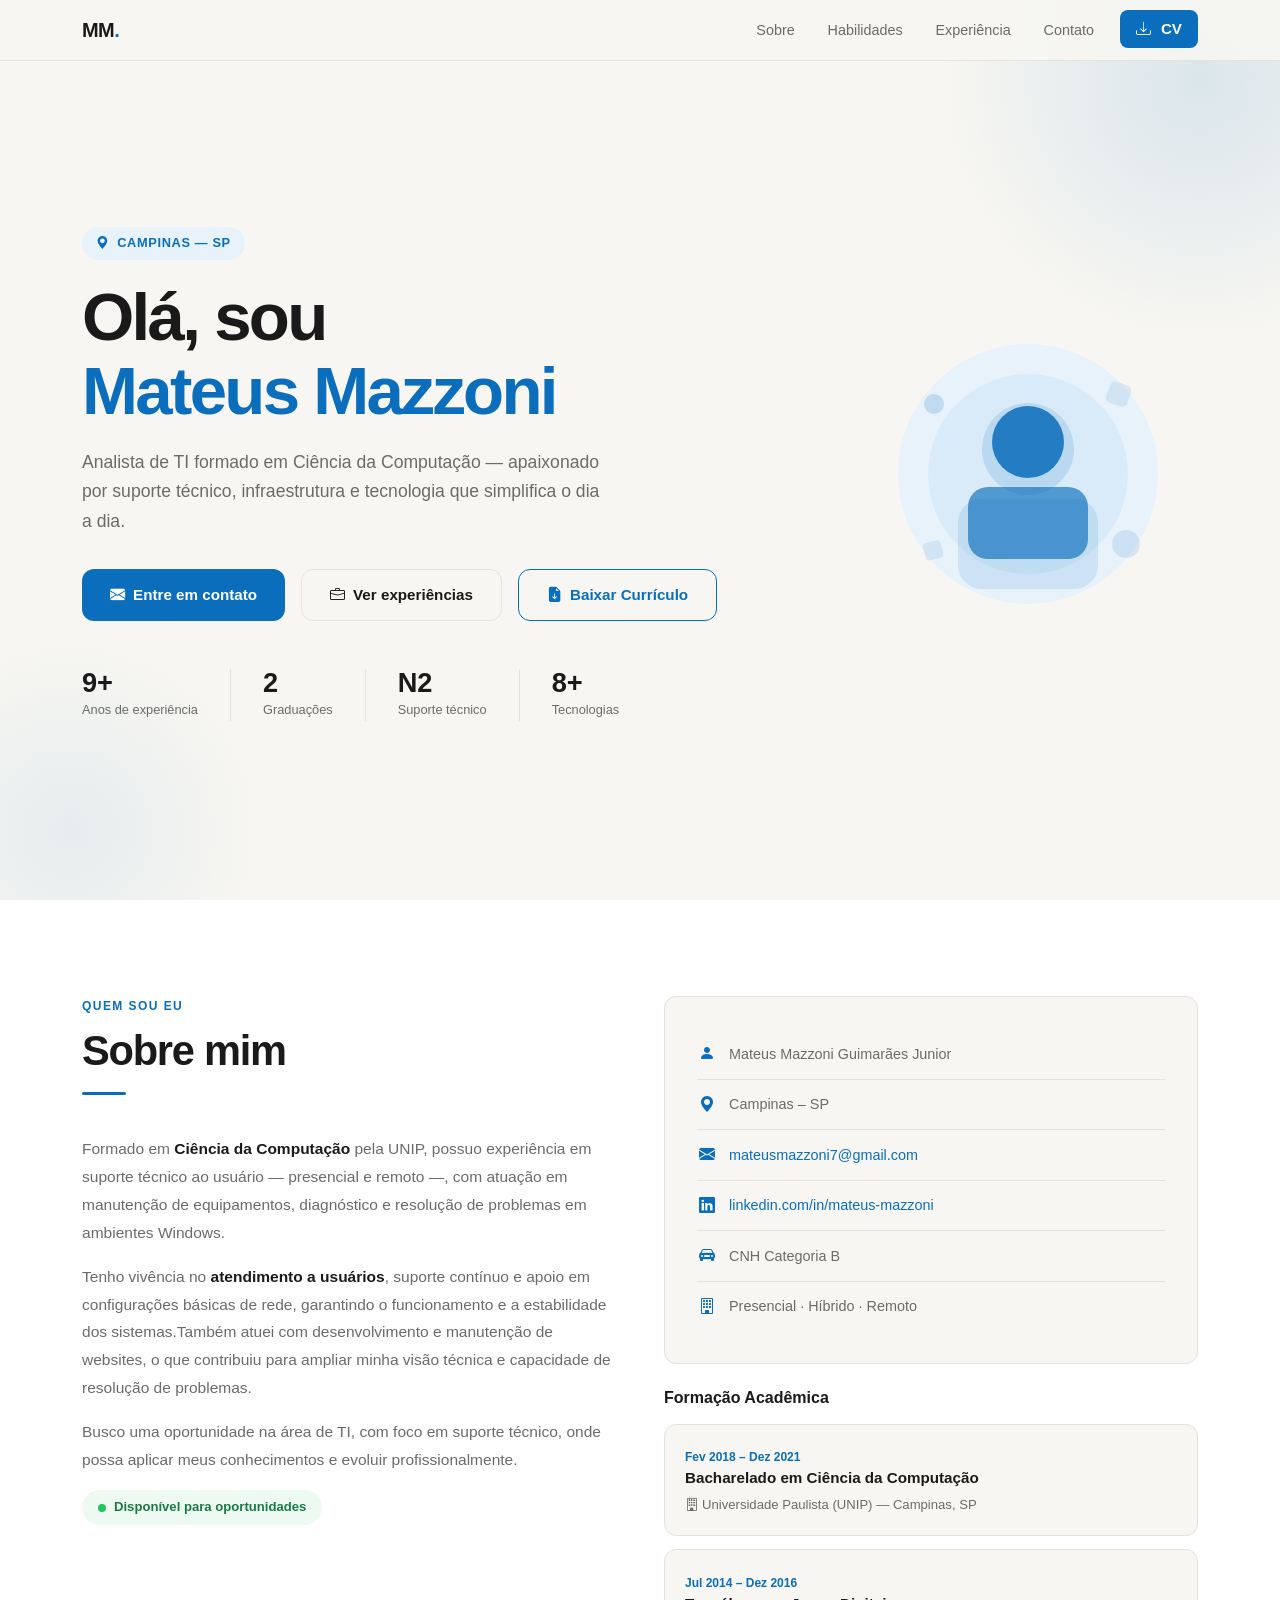
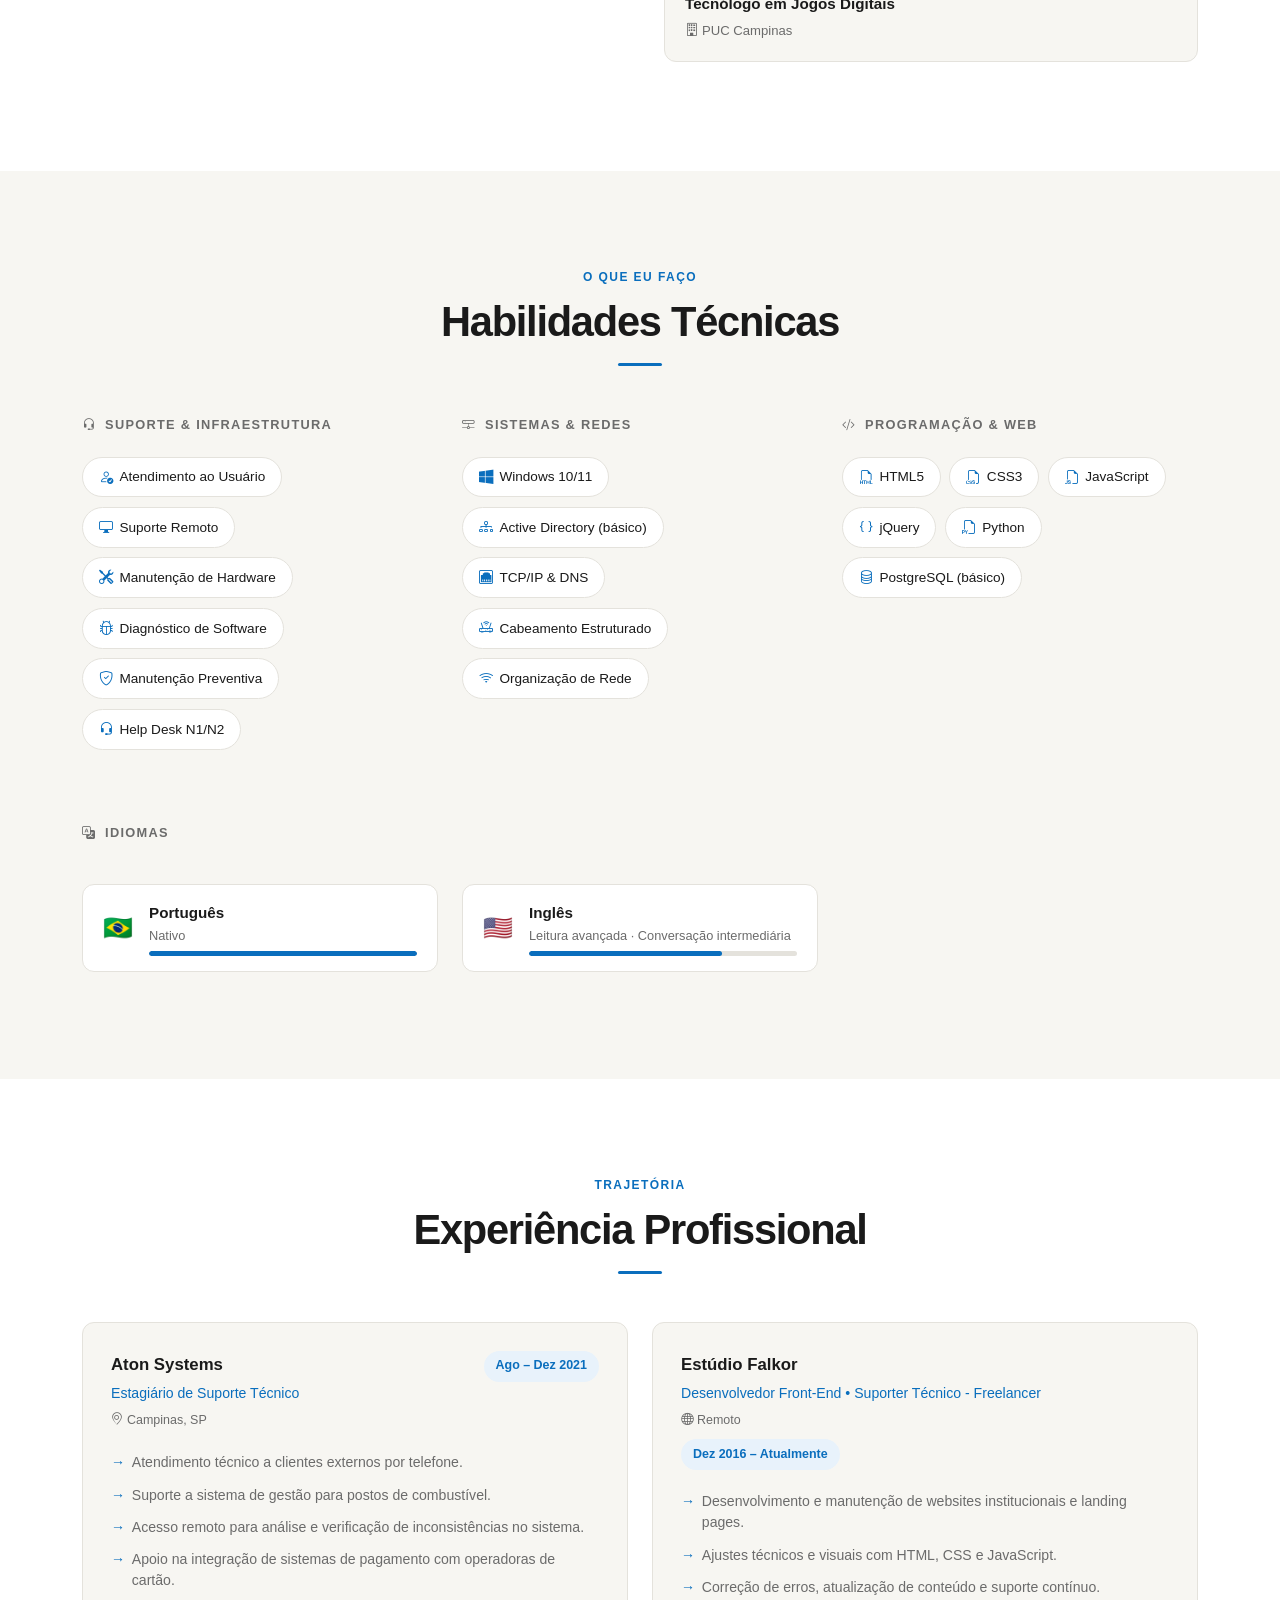
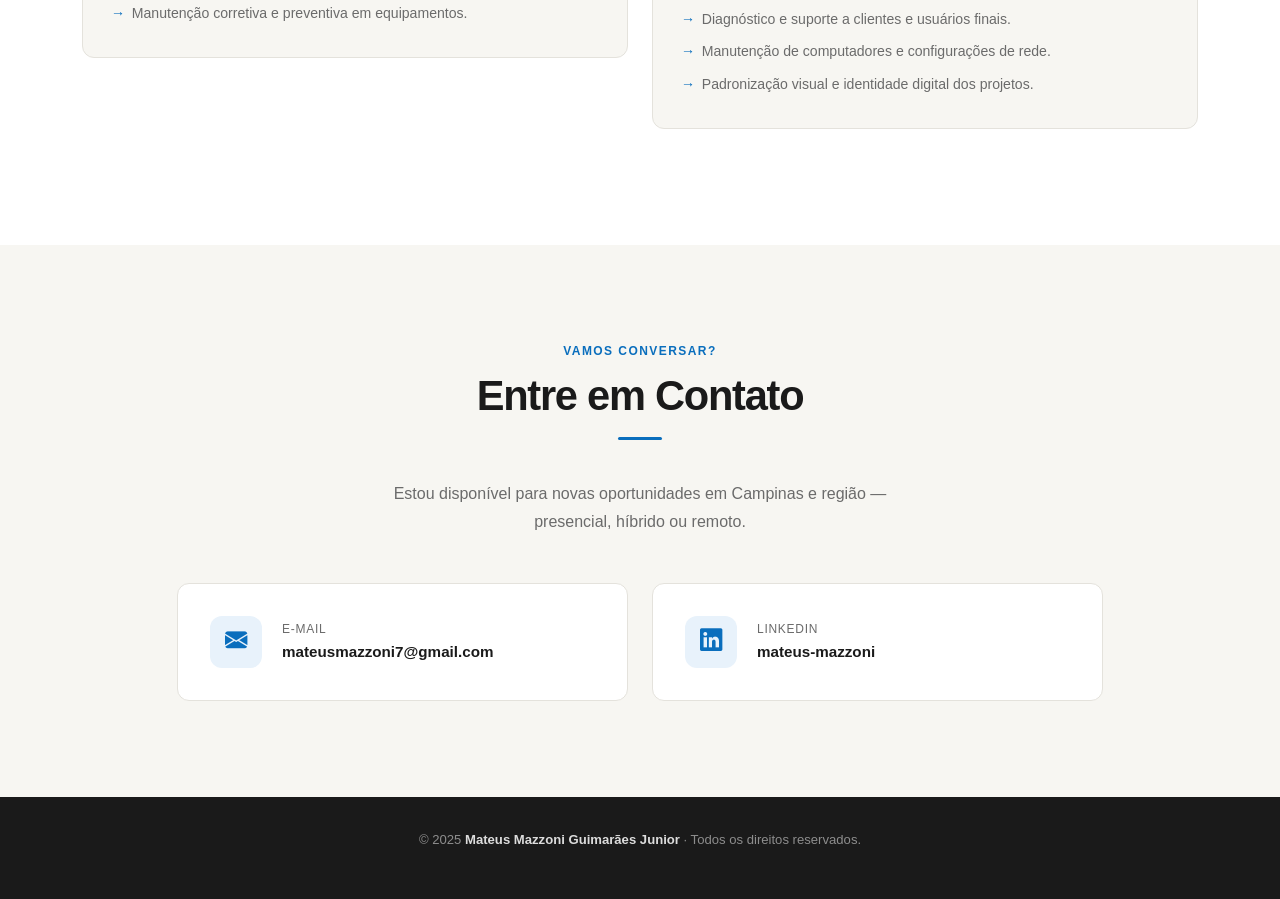
<file: index.html>
<!doctype html>
<html lang="pt-BR">
  <head>
    <meta charset="UTF-8" />
    <meta name="viewport" content="width=device-width, initial-scale=1.0" />

    <!-- SEO -->
    <title>Mateus Mazzoni — Analista de TI & Suporte Técnico | Campinas-SP</title>
    <meta
      name="description"
      content="Portfólio de Mateus Mazzoni Guimarães Junior — Analista de TI com experiência em suporte técnico, infraestrutura, redes e desenvolvimento front-end. Campinas-SP."
    />
    <meta
      name="keywords"
      content="Analista de TI, Suporte Técnico, Help Desk, Campinas, Windows, Active Directory, Redes, Front-End, Mateus Mazzoni"
    />
    <meta name="author" content="Mateus Mazzoni Guimarães Junior" />
    <meta name="robots" content="index, follow" />
    <link rel="canonical" href="https://mateusmazzoni.dev/" />

    <!-- Open Graph -->
    <meta property="og:type" content="website" />
    <meta property="og:title" content="Mateus Mazzoni — Analista de TI & Suporte Técnico" />
    <meta
      property="og:description"
      content="Formado em Ciência da Computação, com experiência em suporte técnico, infraestrutura e desenvolvimento web. Campinas-SP."
    />
    <meta property="og:url" content="https://mateusmazzoni.dev/" />

    <!-- Fonts -->
    <link rel="preconnect" href="https://fonts.googleapis.com" />
    <link rel="preconnect" href="https://fonts.gstatic.com" crossorigin />
    <link
      href="https://fonts.googleapis.com/css2?family=Plus+Jakarta+Sans:wght@300;400;500;600;700;800&family=Inter:wght@300;400;500&display=swap"
      rel="stylesheet"
    />

    <!-- Bootstrap 5 -->
    <link href="https://cdn.jsdelivr.net/npm/bootstrap@5.3.3/dist/css/bootstrap.min.css" rel="stylesheet" />

    <!-- Bootstrap Icons -->
    <link href="https://cdn.jsdelivr.net/npm/bootstrap-icons@1.11.3/font/bootstrap-icons.min.css" rel="stylesheet" />

    <!-- Stylesheet -->
    <link rel="stylesheet" href="./index.css" />
  </head>
  <body>
    <!-- ── NAVBAR ── -->
    <nav class="navbar navbar-expand-lg fixed-top" id="mainNav">
      <div class="container">
        <a class="navbar-brand" href="#hero">MM<span>.</span></a>
        <button class="navbar-toggler" type="button" data-bs-toggle="collapse" data-bs-target="#navMenu" aria-label="Menu">
          <i class="bi bi-list fs-4"></i>
        </button>
        <div class="collapse navbar-collapse justify-content-end" id="navMenu">
          <ul class="navbar-nav gap-1 mt-3 mt-lg-0">
            <li class="nav-item"><a class="nav-link" href="#about">Sobre</a></li>
            <li class="nav-item"><a class="nav-link" href="#skills">Habilidades</a></li>
            <li class="nav-item"><a class="nav-link" href="#experience">Experiência</a></li>
            <li class="nav-item"><a class="nav-link" href="#contact">Contato</a></li>
            <li class="nav-item ms-lg-2">
              <a class="nav-link nav-btn-cv" href="curriculo_mateus_mazzoni.pdf" download="Curriculo_Mateus_Mazzoni.pdf">
                <i class="bi bi-download"></i> CV
              </a>
            </li>
          </ul>
        </div>
      </div>
    </nav>

    <!-- ── HERO ── -->
    <section id="hero">
      <div class="container">
        <div class="row align-items-center g-5">
          <div class="col-lg-8">
            <div class="hero-tag fade-up"><i class="bi bi-geo-alt-fill"></i> Campinas — SP</div>
            <h1 class="hero-title fade-up">Olá, sou<br /><span class="accent">Mateus Mazzoni</span></h1>
            <p class="hero-sub fade-up">
              Analista de TI formado em Ciência da Computação — apaixonado por suporte técnico, infraestrutura e tecnologia que simplifica o dia a
              dia.
            </p>
            <div class="d-flex flex-wrap gap-3 fade-up">
              <a href="#contact" class="btn-primary-custom"> <i class="bi bi-envelope-fill"></i> Entre em contato </a>
              <a href="#experience" class="btn-outline-custom"> <i class="bi bi-briefcase"></i> Ver experiências </a>
              <a href="curriculo_mateus_mazzoni.pdf" download="Curriculo_Mateus_Mazzoni.pdf" class="btn-download-custom">
                <i class="bi bi-file-earmark-arrow-down-fill"></i> Baixar Currículo
              </a>
            </div>
            <div class="hero-stats fade-up">
              <div class="stat-item">
                <span class="stat-num">9+</span>
                <span class="stat-label">Anos de experiência</span>
              </div>
              <div class="stat-divider"></div>
              <div class="stat-item">
                <span class="stat-num">2</span>
                <span class="stat-label">Graduações</span>
              </div>
              <div class="stat-divider"></div>
              <div class="stat-item">
                <span class="stat-num">N2</span>
                <span class="stat-label">Suporte técnico</span>
              </div>
              <div class="stat-divider"></div>
              <div class="stat-item">
                <span class="stat-num">8+</span>
                <span class="stat-label">Tecnologias</span>
              </div>
            </div>
          </div>
          <div class="col-lg-4 d-none d-lg-flex justify-content-center">
            <svg width="300" height="300" viewBox="0 0 300 300" fill="none" xmlns="http://www.w3.org/2000/svg" aria-hidden="true">
              <circle cx="150" cy="150" r="130" fill="#E8F2FB" />
              <circle cx="150" cy="150" r="100" fill="#D1E8F7" opacity=".6" />
              <circle cx="150" cy="125" r="46" fill="#0A6EBD" opacity=".15" />
              <rect x="80" y="175" width="140" height="90" rx="24" fill="#0A6EBD" opacity=".12" />
              <circle cx="150" cy="118" r="36" fill="#0A6EBD" opacity=".85" />
              <rect x="90" y="163" width="120" height="72" rx="20" fill="#0A6EBD" opacity=".65" />
              <circle cx="56" cy="80" r="10" fill="#0A6EBD" opacity=".18" />
              <circle cx="248" cy="220" r="14" fill="#0A6EBD" opacity=".12" />
              <rect x="234" y="56" width="22" height="22" rx="5" fill="#0A6EBD" opacity=".1" transform="rotate(20 234 56)" />
              <rect x="44" y="220" width="18" height="18" rx="4" fill="#0A6EBD" opacity=".1" transform="rotate(-15 44 220)" />
            </svg>
          </div>
        </div>
      </div>
    </section>

    <!-- ── ABOUT ── -->
    <section id="about">
      <div class="container">
        <div class="row g-5 align-items-start">
          <div class="col-lg-6 fade-up">
            <p class="section-label">Quem sou eu</p>
            <h2 class="section-title">Sobre mim</h2>
            <div class="divider"></div>
            <p style="color: var(--clr-muted); font-size: 0.97rem; line-height: 1.8">
              Formado em <strong style="color: var(--clr-text)">Ciência da Computação</strong> pela UNIP, possuo experiência em suporte técnico ao
              usuário — presencial e remoto —, com atuação em manutenção de equipamentos, diagnóstico e resolução de problemas em ambientes Windows.
            </p>
            <p style="color: var(--clr-muted); font-size: 0.97rem; line-height: 1.8; margin-top: 1rem">
              Tenho vivência no <strong style="color: var(--clr-text)">atendimento a usuários</strong>, suporte contínuo e apoio em configurações
              básicas de rede, garantindo o funcionamento e a estabilidade dos sistemas.Também atuei com desenvolvimento e manutenção de websites, o
              que contribuiu para ampliar minha visão técnica e capacidade de resolução de problemas.
            </p>
            <p style="color: var(--clr-muted); font-size: 0.97rem; line-height: 1.8; margin-top: 1rem">
              Busco uma oportunidade na área de TI, com foco em suporte técnico, onde possa aplicar meus conhecimentos e evoluir profissionalmente.
            </p>
            <div class="d-flex align-items-center gap-2 mt-3">
              <div class="avail-badge">
                <span class="avail-dot"></span>
                Disponível para oportunidades
              </div>
            </div>
          </div>
          <div class="col-lg-6 fade-up">
            <div class="about-card mb-4">
              <div class="info-row"><i class="bi bi-person-fill"></i> Mateus Mazzoni Guimarães Junior</div>
              <div class="info-row"><i class="bi bi-geo-alt-fill"></i> Campinas – SP</div>
              <div class="info-row"><i class="bi bi-envelope-fill"></i> <a href="mailto:mateusmazzoni7@gmail.com">mateusmazzoni7@gmail.com</a></div>
              <div class="info-row">
                <i class="bi bi-linkedin"></i>
                <a href="https://www.linkedin.com/in/mateus-mazzoni/" target="_blank" rel="noopener">linkedin.com/in/mateus-mazzoni</a>
              </div>
              <div class="info-row"><i class="bi bi-car-front-fill"></i> CNH Categoria B</div>
              <div class="info-row"><i class="bi bi-building"></i> Presencial · Híbrido · Remoto</div>
            </div>
            <h5 style="font-family: var(--ff-head); font-size: 1rem; font-weight: 700; margin-bottom: 1rem">Formação Acadêmica</h5>
            <div class="edu-item">
              <span class="edu-period">Fev 2018 – Dez 2021</span>
              <h6>Bacharelado em Ciência da Computação</h6>
              <small><i class="bi bi-building me-1"></i>Universidade Paulista (UNIP) — Campinas, SP</small>
            </div>
            <div class="edu-item">
              <span class="edu-period">Jul 2014 – Dez 2016</span>
              <h6>Tecnólogo em Jogos Digitais</h6>
              <small><i class="bi bi-building me-1"></i>PUC Campinas</small>
            </div>
          </div>
        </div>
      </div>
    </section>

    <!-- ── SKILLS ── -->
    <section id="skills">
      <div class="container">
        <div class="text-center mb-5 fade-up">
          <p class="section-label">O que eu faço</p>
          <h2 class="section-title">Habilidades Técnicas</h2>
          <div class="divider mx-auto"></div>
        </div>
        <div class="row g-4">
          <div class="col-md-6 col-lg-4 fade-up">
            <div class="skill-group">
              <p class="skill-group-title"><i class="bi bi-headset me-1"></i> Suporte & Infraestrutura</p>
              <span class="skill-badge"><i class="bi bi-person-check"></i>Atendimento ao Usuário</span>
              <span class="skill-badge"><i class="bi bi-display"></i>Suporte Remoto</span>
              <span class="skill-badge"><i class="bi bi-tools"></i>Manutenção de Hardware</span>
              <span class="skill-badge"><i class="bi bi-bug"></i>Diagnóstico de Software</span>
              <span class="skill-badge"><i class="bi bi-shield-check"></i>Manutenção Preventiva</span>
              <span class="skill-badge"><i class="bi bi-headset"></i>Help Desk N1/N2</span>
            </div>
          </div>
          <div class="col-md-6 col-lg-4 fade-up">
            <div class="skill-group">
              <p class="skill-group-title"><i class="bi bi-hdd-network me-1"></i> Sistemas & Redes</p>
              <span class="skill-badge"><i class="bi bi-windows"></i>Windows 10/11</span>
              <span class="skill-badge"><i class="bi bi-diagram-3"></i>Active Directory (básico)</span>
              <span class="skill-badge"><i class="bi bi-ethernet"></i>TCP/IP & DNS</span>
              <span class="skill-badge"><i class="bi bi-router"></i>Cabeamento Estruturado</span>
              <span class="skill-badge"><i class="bi bi-wifi"></i>Organização de Rede</span>
            </div>
          </div>
          <div class="col-md-6 col-lg-4 fade-up">
            <div class="skill-group">
              <p class="skill-group-title"><i class="bi bi-code-slash me-1"></i> Programação & Web</p>
              <span class="skill-badge"><i class="bi bi-filetype-html"></i>HTML5</span>
              <span class="skill-badge"><i class="bi bi-filetype-css"></i>CSS3</span>
              <span class="skill-badge"><i class="bi bi-filetype-js"></i>JavaScript</span>
              <span class="skill-badge"><i class="bi bi-braces"></i>jQuery</span>
              <span class="skill-badge"><i class="bi bi-filetype-py"></i>Python</span>
              <span class="skill-badge"><i class="bi bi-database"></i>PostgreSQL (básico)</span>
            </div>
          </div>
        </div>

        <div class="row g-4 mt-1 fade-up">
          <div class="col-12">
            <p class="skill-group-title"><i class="bi bi-translate me-1"></i> Idiomas</p>
          </div>
          <div class="col-md-6 col-lg-4">
            <div class="lang-item">
              <span class="lang-flag">🇧🇷</span>
              <div style="flex: 1">
                <div class="lang-name">Português</div>
                <div class="lang-level">Nativo</div>
                <div class="lang-bar-wrap"><div class="lang-bar" style="width: 100%"></div></div>
              </div>
            </div>
          </div>
          <div class="col-md-6 col-lg-4">
            <div class="lang-item">
              <span class="lang-flag">🇺🇸</span>
              <div style="flex: 1">
                <div class="lang-name">Inglês</div>
                <div class="lang-level">Leitura avançada · Conversação intermediária</div>
                <div class="lang-bar-wrap"><div class="lang-bar" style="width: 72%"></div></div>
              </div>
            </div>
          </div>
        </div>
      </div>
    </section>

    <!-- ── EXPERIENCE ── -->
    <section id="experience">
      <div class="container">
        <div class="text-center mb-5 fade-up">
          <p class="section-label">Trajetória</p>
          <h2 class="section-title">Experiência Profissional</h2>
          <div class="divider mx-auto"></div>
        </div>

        <div class="row g-4">
          <div class="col-lg-6 fade-up">
            <div class="exp-card">
              <div class="exp-header">
                <div>
                  <div class="exp-company">Aton Systems</div>
                  <div class="exp-role">Estagiário de Suporte Técnico</div>
                  <div style="font-size: 0.78rem; color: var(--clr-muted); margin-top: 0.25rem"><i class="bi bi-geo-alt me-1"></i>Campinas, SP</div>
                </div>
                <span class="exp-period">Ago – Dez 2021</span>
              </div>
              <ul class="exp-list">
                <li>Atendimento técnico a clientes externos por telefone.</li>
                <li>Suporte a sistema de gestão para postos de combustível.</li>
                <li>Acesso remoto para análise e verificação de inconsistências no sistema.</li>
                <li>Apoio na integração de sistemas de pagamento com operadoras de cartão.</li>
                <li>Manutenção corretiva e preventiva em equipamentos.</li>
              </ul>
            </div>
          </div>

          <div class="col-lg-6 fade-up">
            <div class="exp-card">
              <div class="exp-header">
                <div>
                  <div class="exp-company">Estúdio Falkor</div>
                  <div class="exp-role">Desenvolvedor Front-End • Suporter Técnico - Freelancer</div>
                  <div style="font-size: 0.78rem; color: var(--clr-muted); margin-top: 0.25rem"><i class="bi bi-globe me-1"></i>Remoto</div>
                </div>
                <span class="exp-period">Dez 2016 – Atualmente</span>
              </div>
              <ul class="exp-list">
                <li>Desenvolvimento e manutenção de websites institucionais e landing pages.</li>
                <li>Ajustes técnicos e visuais com HTML, CSS e JavaScript.</li>
                <li>Correção de erros, atualização de conteúdo e suporte contínuo.</li>
                <li>Diagnóstico e suporte a clientes e usuários finais.</li>
                <li>Manutenção de computadores e configurações de rede.</li>
                <li>Padronização visual e identidade digital dos projetos.</li>
              </ul>
            </div>
          </div>
        </div>
      </div>
    </section>

    <!-- ── CONTACT ── -->
    <section id="contact">
      <div class="container">
        <div class="text-center mb-5 fade-up">
          <p class="section-label">Vamos conversar?</p>
          <h2 class="section-title">Entre em Contato</h2>
          <div class="divider mx-auto"></div>
          <p class="section-desc mx-auto" style="text-align: center">
            Estou disponível para novas oportunidades em Campinas e região — presencial, híbrido ou remoto.
          </p>
        </div>

        <div class="row g-4 justify-content-center">
          <div class="col-sm-6 col-lg-5 fade-up">
            <a href="mailto:mateusmazzoni7@gmail.com" class="contact-card">
              <div class="contact-icon"><i class="bi bi-envelope-fill"></i></div>
              <div>
                <div class="contact-label">E-mail</div>
                <div class="contact-value">mateusmazzoni7@gmail.com</div>
              </div>
            </a>
          </div>

          <div class="col-sm-6 col-lg-5 fade-up">
            <a href="https://www.linkedin.com/in/mateus-mazzoni/" target="_blank" rel="noopener" class="contact-card">
              <div class="contact-icon"><i class="bi bi-linkedin"></i></div>
              <div>
                <div class="contact-label">LinkedIn</div>
                <div class="contact-value">mateus-mazzoni</div>
              </div>
            </a>
          </div>
        </div>
      </div>
    </section>

    <!-- ── FOOTER ── -->
    <footer>
      <p>© 2025 <span>Mateus Mazzoni Guimarães Junior</span> · Todos os direitos reservados.</p>
    </footer>

    <!-- Bootstrap JS -->
    <script src="https://cdn.jsdelivr.net/npm/bootstrap@5.3.3/dist/js/bootstrap.bundle.min.js"></script>

    <script>
      // Scroll-reveal
      const observer = new IntersectionObserver(
        (entries) => {
          entries.forEach((e, i) => {
            if (e.isIntersecting) {
              e.target.style.transitionDelay = i * 0.07 + "s";
              e.target.classList.add("visible");
            }
          });
        },
        { threshold: 0.12 },
      );
      document.querySelectorAll(".fade-up").forEach((el) => observer.observe(el));

      // Navbar active link highlight
      const sections = document.querySelectorAll("section[id]");
      const navLinks = document.querySelectorAll(".nav-link");
      window.addEventListener("scroll", () => {
        let current = "";
        sections.forEach((s) => {
          if (window.scrollY >= s.offsetTop - 100) current = s.id;
        });
        navLinks.forEach((l) => {
          l.classList.remove("active");
          if (l.getAttribute("href") === "#" + current) l.classList.add("active");
        });
      });

      // Close navbar on link click (mobile)
      document.querySelectorAll(".nav-link").forEach((l) => {
        l.addEventListener("click", () => {
          const collapse = document.getElementById("navMenu");
          if (collapse.classList.contains("show")) {
            bootstrap.Collapse.getInstance(collapse)?.hide();
          }
        });
      });
    </script>
  </body>
</html>
</file>
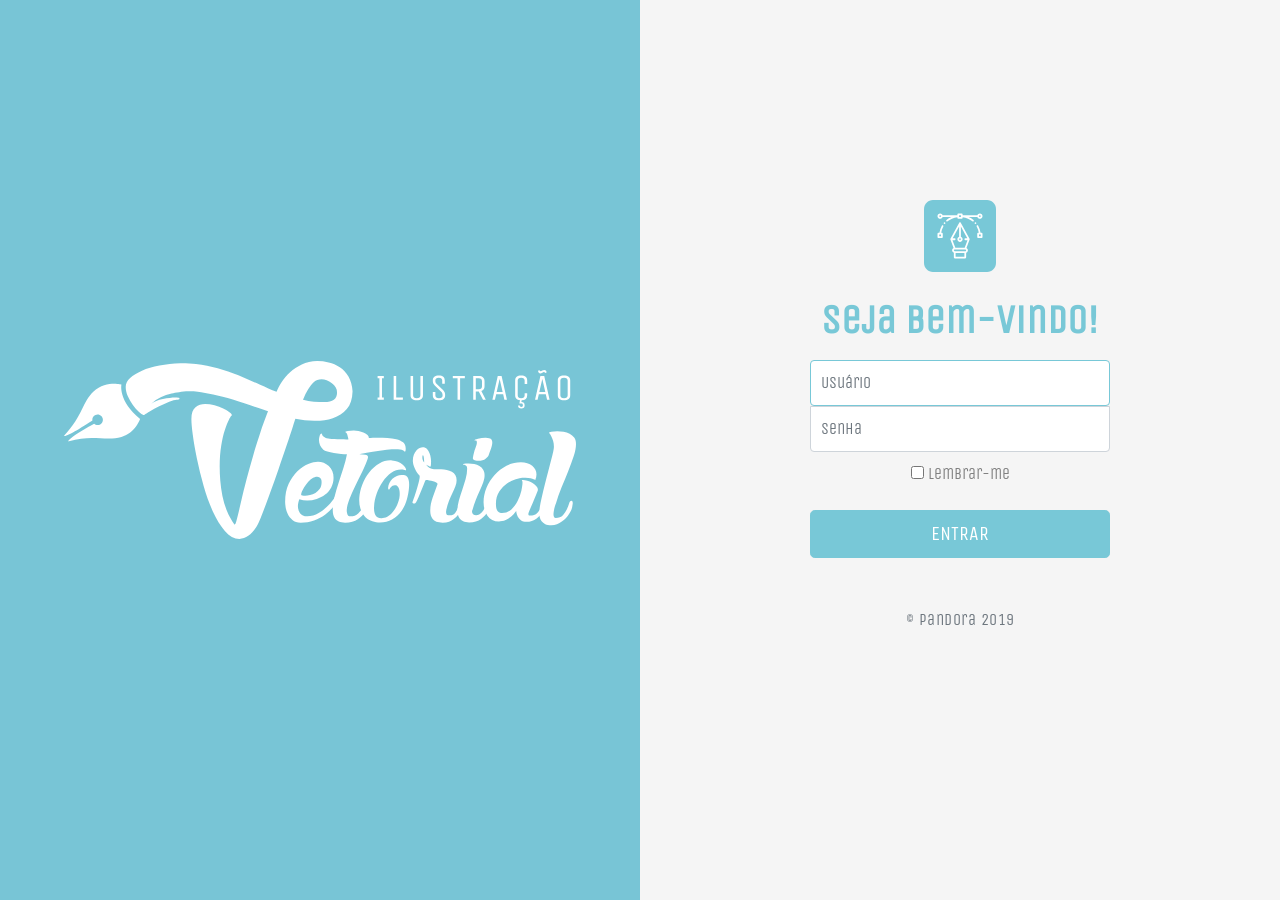
<file: jornada_vetorial/index.html>
<!DOCTYPE html>
<html lang="en" class="gr__getbootstrap_com">

<head>
    <meta http-equiv="Content-Type" content="text/html; charset=UTF-8">

    <meta name="viewport" content="width=device-width, initial-scale=1, shrink-to-fit=no">
    <meta name="description" content="">
    <meta name="author" content="">
    
    <link rel="icon" href="./image/icon_tab.png">

    <title>Jornada Vetorial</title>

    <!-- Bootstrap core CSS -->
    <link rel="stylesheet" href="https://stackpath.bootstrapcdn.com/bootstrap/4.1.3/css/bootstrap.min.css" integrity="sha384-MCw98/SFnGE8fJT3GXwEOngsV7Zt27NXFoaoApmYm81iuXoPkFOJwJ8ERdknLPMO" crossorigin="anonymous">

    <!-- Font -->
    <link href="https://fonts.googleapis.com/css?family=Unica+One" rel="stylesheet">
    <script src="https://ajax.googleapis.com/ajax/libs/jquery/3.3.1/jquery.min.js"></script>
    <script type="text/javascript" src="./assets/javascript/db_handler.js"></script>
    <link href="./assets/css/main.css" rel="stylesheet">
    <link href="./assets/css/menuitens.css" rel="stylesheet">
   
    

</head>

<body class="hh100" data-gr-c-s-loaded="true">

    <div class="hh100 row">
        <div class="hh100 adjustResizeSm esquerda logo col-6 col-md-6 col-sm-12">
            <img class="logo" src="./image/logo_curso.svg" alt="" width="100%" height="100%">
        </div>


        <div style="max-height: 100%" class="adjustResizeSm direita col-6 col-md-6 col-sm-12">
            <div class="conteudo_conteiner">
                <div class="conteudo">
                    <form class="form-signin" onsubmit="return(false)">
                        <img class="indexLogo mb-4 mx-auto d-block" src="./image/icon_login.svg" alt="" width="72" height="72">
                        <h1 class="h1 mb-3 font-weight-bold">Seja bem-vindo!</h1>
                        <label for="inputEmail" class="sr-only">Usuário</label>
                        <input type="text" id="user" class="form-control" placeholder="Usuário" required="bichola" autofocus="">
                        <label for="inputPassword" class="sr-only">Senha</label>
                        <input type="password" id="pass" class="form-control" placeholder="Senha" required="preenche ai viado">
                        <div class="checkbox mb-3">
                            <label>
                                <input type="checkbox" value="remember-me"> Lembrar-me
                            </label>
                        </div>
                        <button id="entrar" class="btn btn-lg btn-info btn-block" type="submit">ENTRAR</button>
                        <p class="mt-5 mb-3 text-muted">© Pandora 2019</p>
                    </form>
                </div>
            </div>
        </div>
    </div>
</body>

</html>
</file>
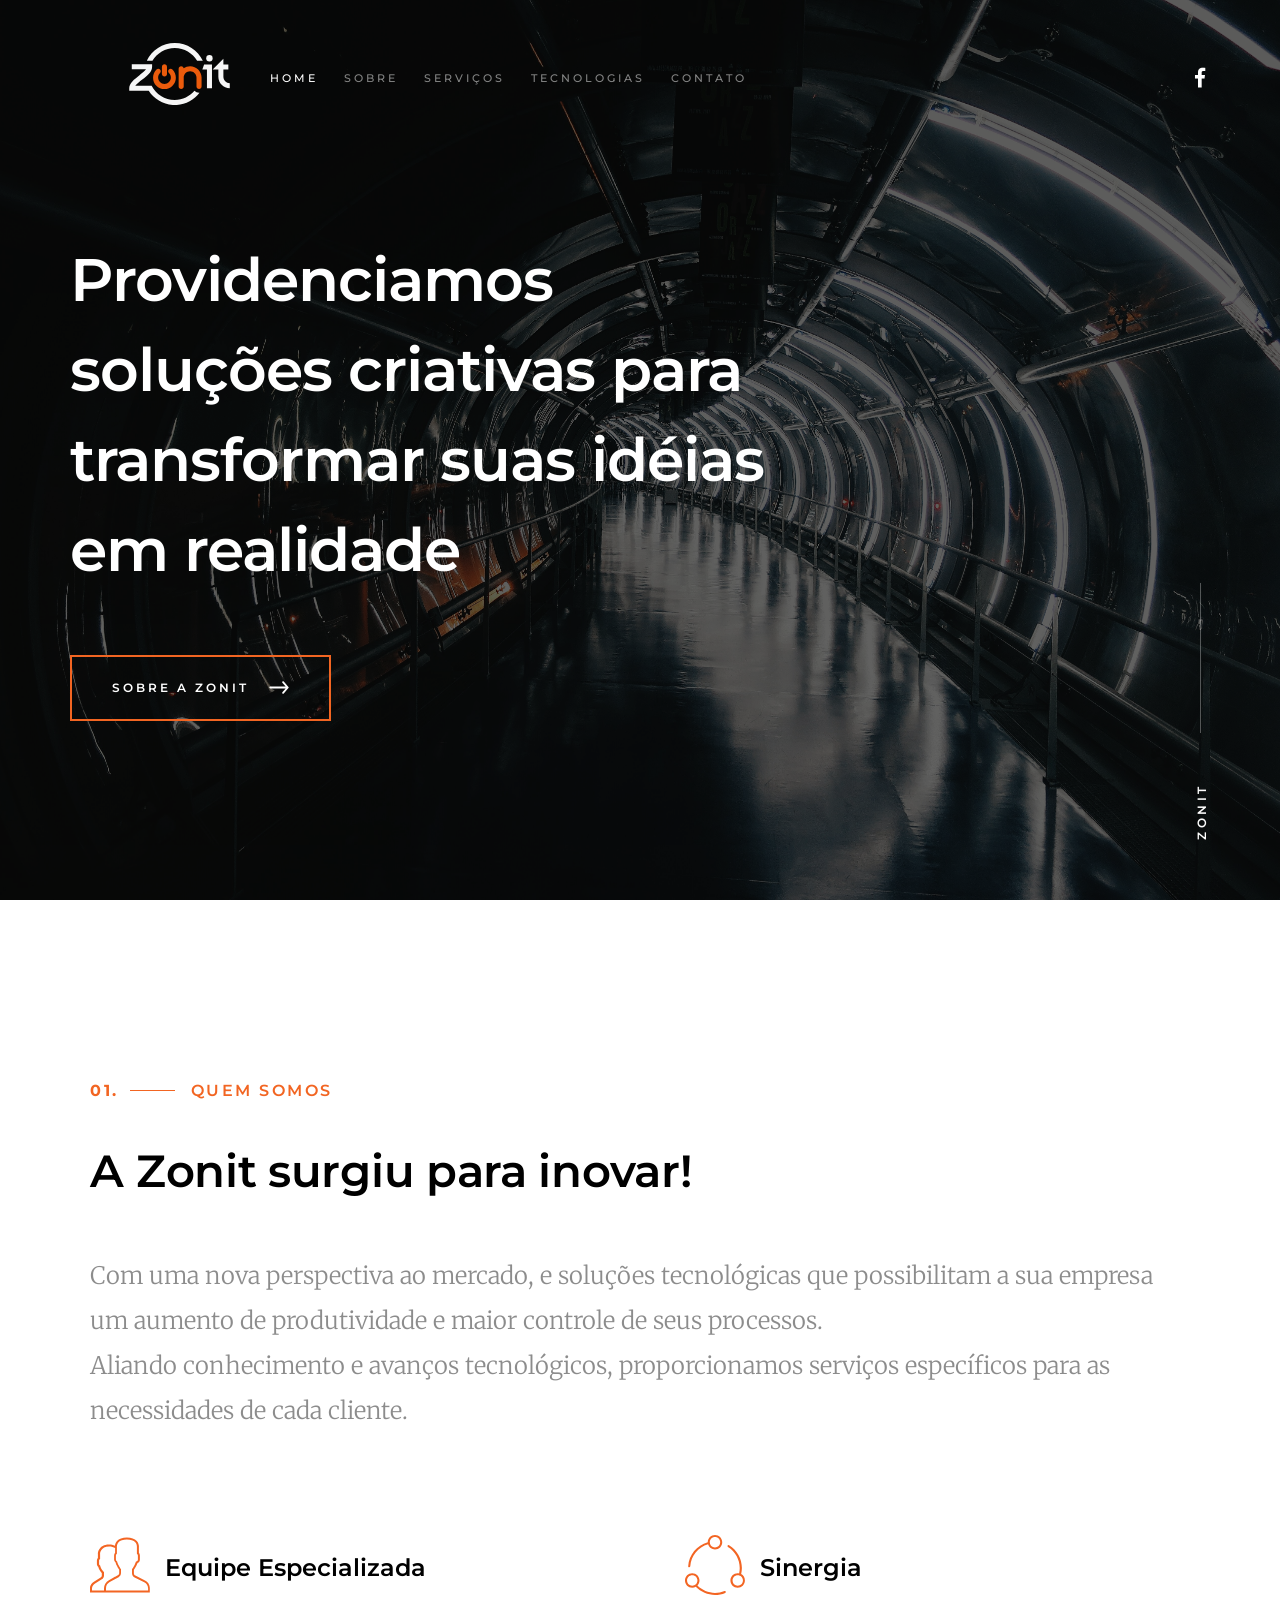
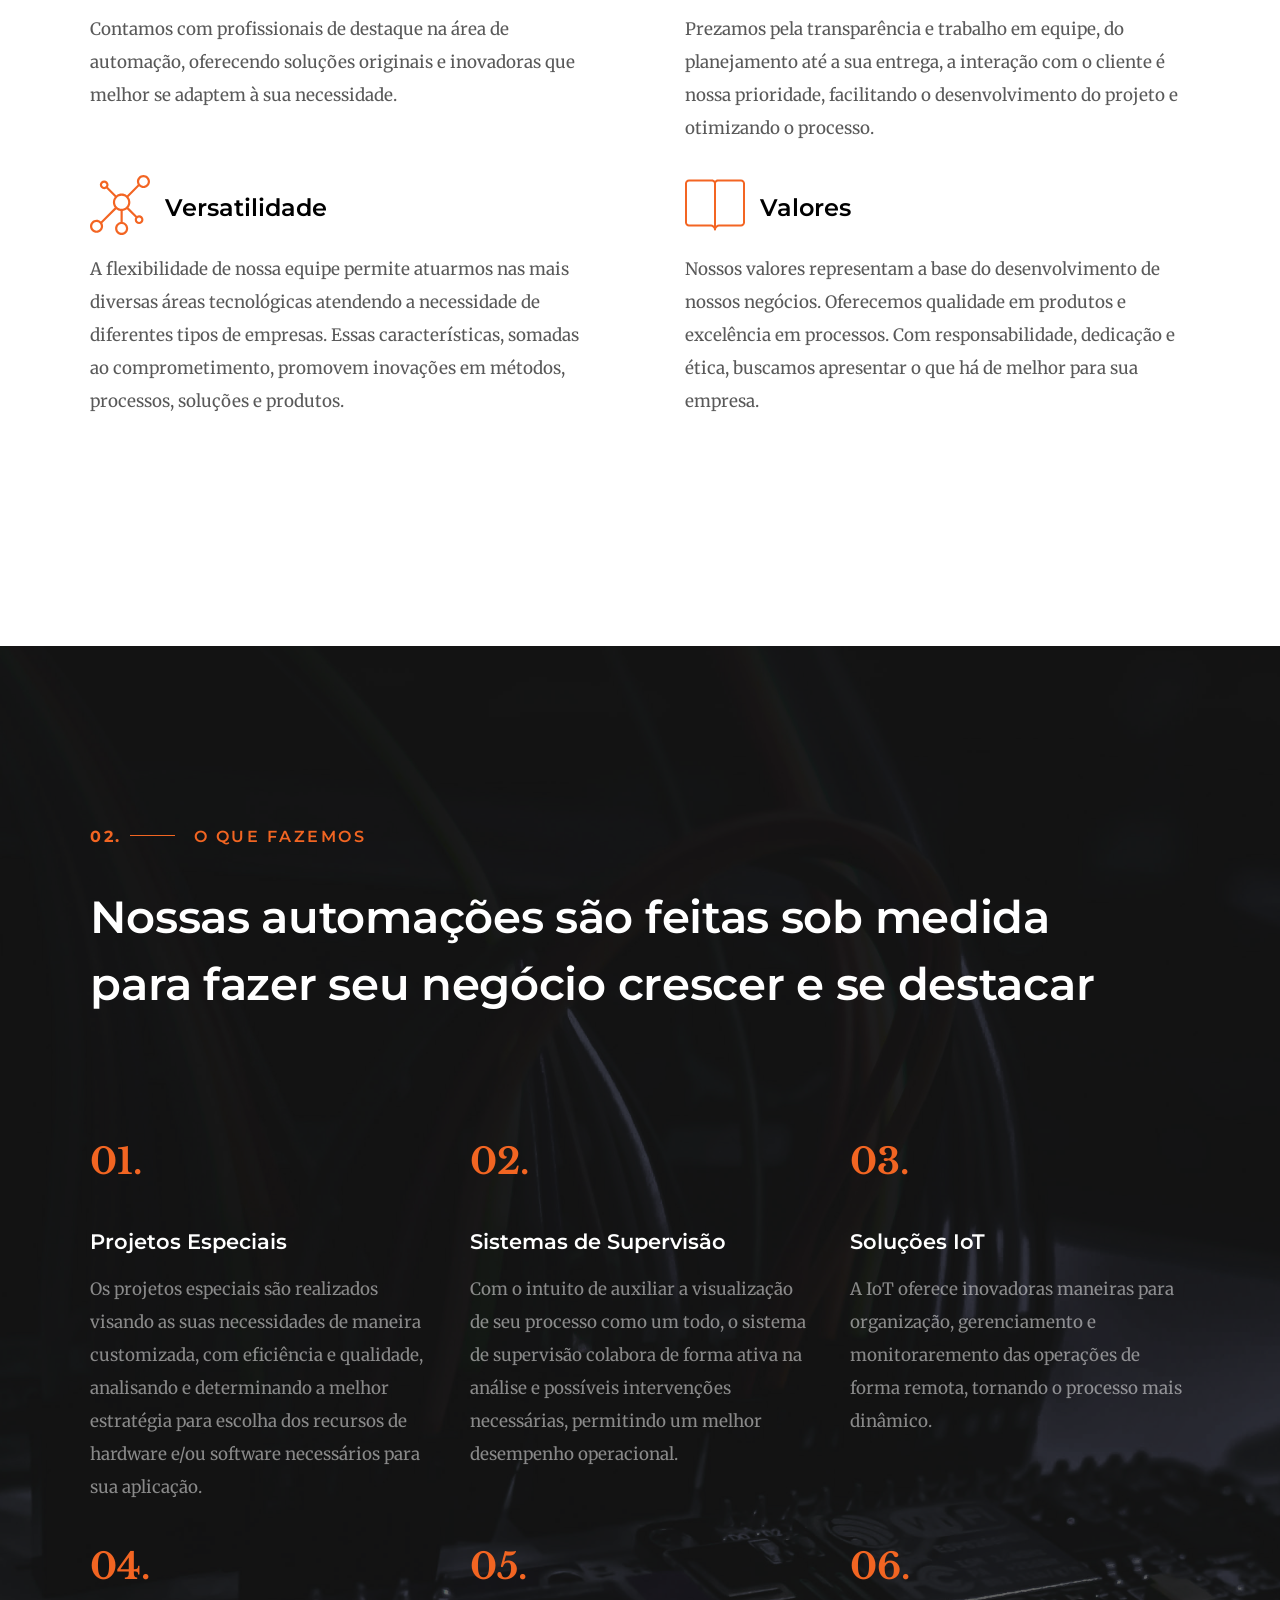
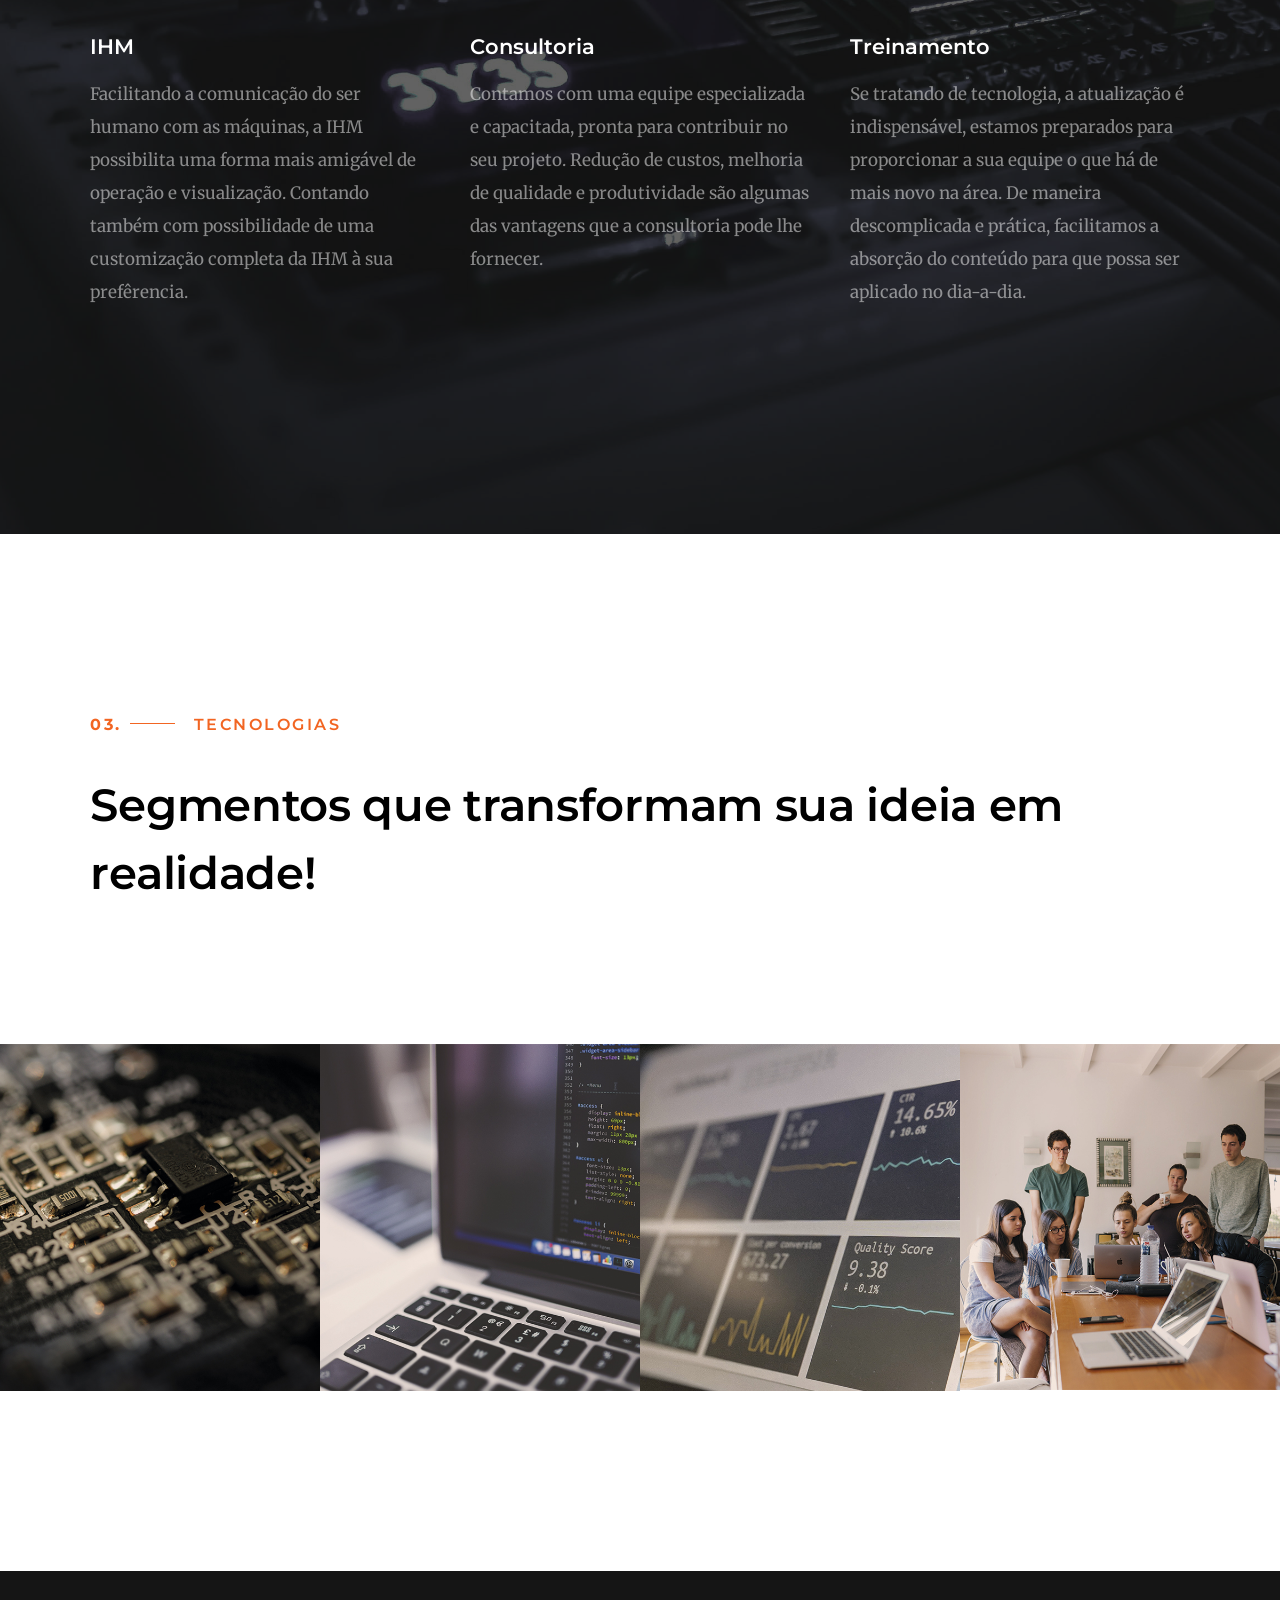
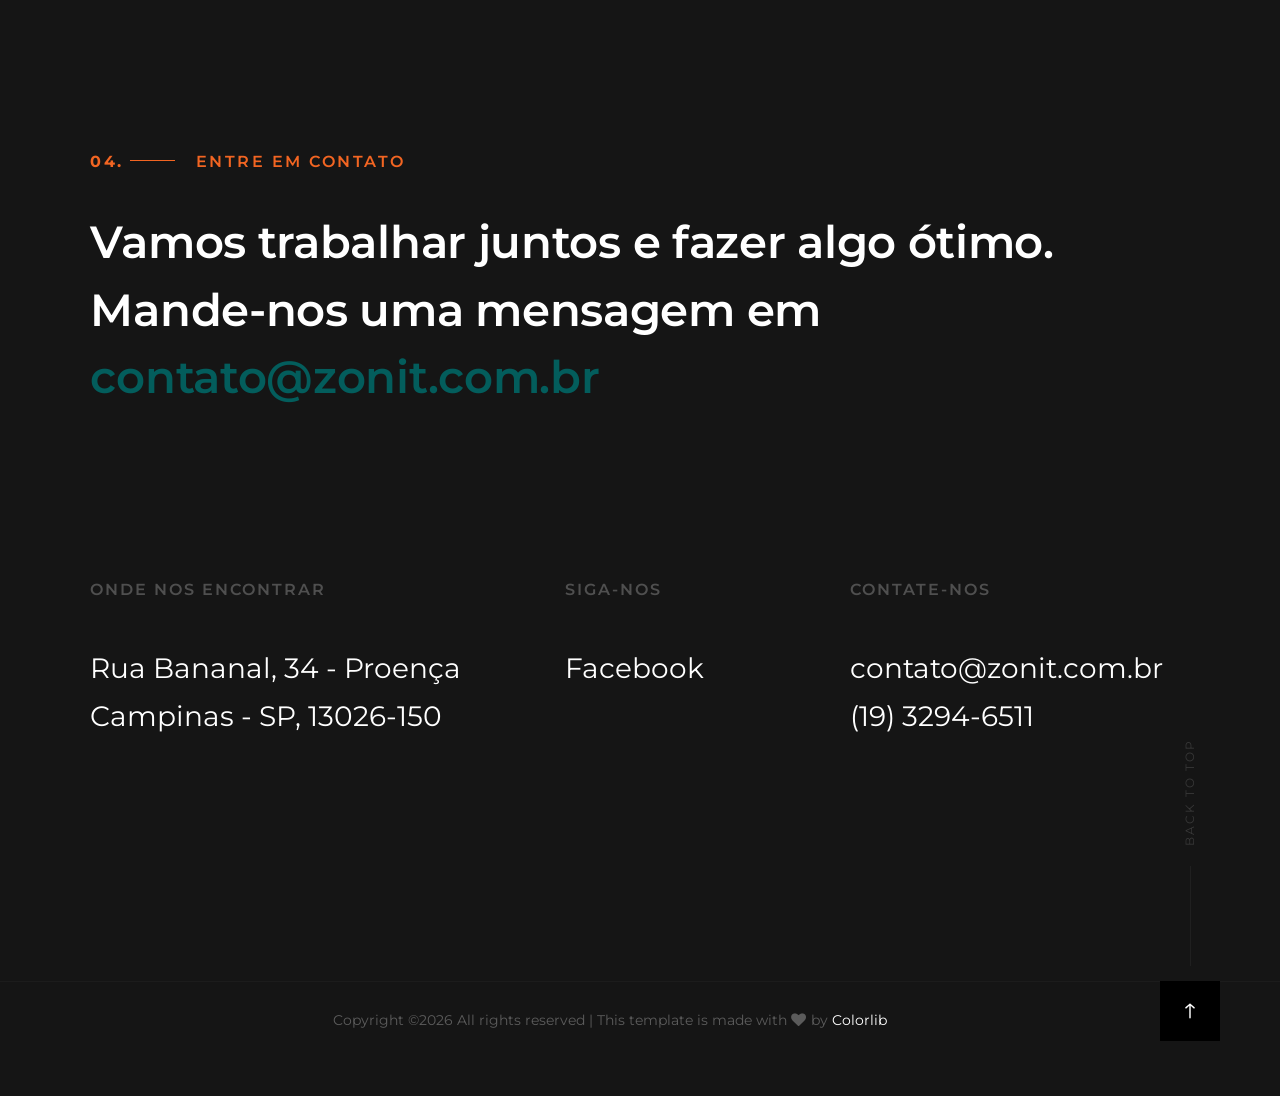
<file: zonit/index.html>
<!DOCTYPE html>
<html class="no-js" lang="en">

<head>

    <!--- basic page needs
    ================================================== -->
    <meta charset="utf-8">
    <title>Zonit - Soluções Tecnológicas</title>
    <meta name="description" content="Na Zonit as automações são feitas sob medida para fazer seu negócio crescer e se destacar">
    <meta name="author" content="Zonit">

    <!-- mobile specific metas
    ================================================== -->
    <meta name="viewport" content="width=device-width, initial-scale=1">

    <!-- CSS
    ================================================== -->
    <link rel="stylesheet" href="css/base.css">
    <link rel="stylesheet" href="css/vendor.css">
    <link rel="stylesheet" href="css/main.css">

    <!-- script
    ================================================== -->
    <script src="js/modernizr.js"></script>
    <script src="js/pace.min.js"></script>

    <!-- favicons
    ================================================== -->
    <link rel="shortcut icon" href="favicon.png" type="image/x-icon">
    <link rel="icon" href="favicon.png" type="image/x-icon">

</head>


<body id="top">

    <!-- preloader
    ================================================== -->
    <div id="preloader">
        <div id="loader" class="dots-jump">
            <div></div>
            <div></div>
            <div></div>
        </div>
    </div>


    <!-- header
    ================================================== -->
    <header class="s-header">

        <div class="row">

            <div class="header-logo">
                <a class="site-logo" href="index.html"><img src="images/logo.svg" alt="Homepage"></a>
            </div>

            <nav class="header-nav-wrap">
                <ul class="header-nav">
                    <li class="current"><a class="smoothscroll" href="#home" title="home">Home</a></li>
                    <li><a class="smoothscroll" href="#about" title="about">Sobre</a></li>
                    <li><a class="smoothscroll" href="#services" title="services">Serviços</a></li>
                    <li><a class="smoothscroll" href="#works" title="works">Tecnologias</a></li>
                    <li><a class="smoothscroll" href="#contact" title="contact">Contato</a></li>
                </ul>
            </nav> <!-- end header-nav-wrap -->

            <a class="header-menu-toggle" href="#0">
                <span class="header-menu-icon"></span>
            </a>

        </div> <!-- end row -->

    </header> <!-- end s-header -->


    <!-- home
    ================================================== -->
    <section id="home" class="s-home page-hero target-section" data-parallax="scroll" data-image-src="images/hero-bg.jpg" data-natural-width=3000 data-natural-height=2000 data-position-y=center>

        <div class="shadow-overlay"></div>

        <div class="home-content">

            <div class="row home-content__main">

                <h1>
                    Providenciamos<br>
                    soluções criativas para<br>
                    transformar suas idéias<br>
                    em realidade
                </h1>

                <div class="home-content__button">
                    <a href="#about" class="smoothscroll btn btn-animatedbg">
                        Sobre A zonit
                    </a>
                </div>

                <!--<div class="home-content__video">
                    <a class="video-link" href="https://vimeo.com/254019814color=01aef0&title=0&byline=0&portrait=0" data-lity>
                        <span class="video-icon"></span>
                        <span class="video-text">Play Video</span>
                    </a>
                </div>-->

            </div> <!-- end home-content__main -->

            <div class="home-content__scroll">
                <a href="#about" class="scroll-link smoothscroll">
                    zonit
                </a>
            </div>

        </div> <!-- end home-content -->

        <ul class="home-social">
            <li>
                <a href="https://www.facebook.com/ZonitSolucoesTecnologicas/" target="_blank"><i class="fab fa-facebook-f" aria-hidden="true"></i><span>Facebook</span></a>
            </li>
            <li>


        </ul> <!-- end home-social -->

    </section> <!-- end s-home -->


    <!-- about
    ================================================== -->
    <section id="about" class="s-about target-section">

        <div class="row section-header" data-aos="fade-up">
            <div class="col-full">
                <h3 data-num="01" class="subhead">Quem Somos</h3>
                <h1 class="display-1">
                    A Zonit surgiu para inovar!
                </h1>
                <p class="lead">
                    Com uma nova perspectiva ao mercado, e soluções tecnológicas que possibilitam a sua empresa um aumento de produtividade e maior controle de seus processos.


                    <br /> Aliando conhecimento e avanços tecnológicos, proporcionamos serviços específicos para as necessidades de cada cliente.

                </p>
            </div>
        </div>

        <div class="row about-process block-1-2 block-tab-full">

            <div class="col-block item-process" data-aos="fade-up">
                <div class="item-process__header item-process__header--planning">
                    <h3>Equipe Especializada</h3>
                </div>
                <p>
                    Contamos com profissionais de destaque na área de automação, oferecendo soluções originais e inovadoras que melhor se adaptem à sua necessidade.
                </p>
            </div>
            <div class="col-block item-process" data-aos="fade-up">
                <div class="item-process__header item-process__header--branding">
                    <h3>Sinergia</h3>
                </div>
                <p>
                    Prezamos pela transparência e trabalho em equipe, do planejamento até a sua entrega, a interação com o cliente é nossa prioridade, facilitando o desenvolvimento do projeto e otimizando o processo.
                </p>
            </div>
            <div class="col-block item-process" data-aos="fade-up">
                <div class="item-process__header item-process__header--implementation">
                    <h3>Versatilidade</h3>
                </div>
                <p>
                    A flexibilidade de nossa equipe permite atuarmos nas mais diversas áreas tecnológicas atendendo a necessidade de diferentes tipos de empresas. Essas características, somadas ao comprometimento, promovem inovações em métodos, processos, soluções e produtos.
                </p>
            </div>
            <div class="col-block item-process" data-aos="fade-up">
                <div class="item-process__header item-process__header--documentation">
                    <h3>Valores</h3>
                </div>
                <p>
                    Nossos valores representam a base do desenvolvimento de nossos negócios. Oferecemos qualidade em produtos e excelência em processos. Com responsabilidade, dedicação e ética, buscamos apresentar o que há de melhor para sua empresa.


                </p>
            </div>

        </div> <!-- end about-process -->

    </section> <!-- end s-about -->


    <!-- services
    ================================================== -->
    <section id="services" class="s-services target-section">

        <div class="row section-header" data-aos="fade-up">
            <div class="col-full">
                <h3 data-num="02" class="subhead">O Que Fazemos</h3>
                <h1 class="display-1 display-1--light">
                    Nossas automações são feitas sob medida para fazer seu negócio crescer e se destacar
                </h1>
                <p class="lead lead-light">

                </p>
            </div>
        </div>

        <div class="row services-list block-1-3 block-m-1-2 block-tab-full">

            <div class="col-block item-service" data-aos="fade-up">
                <h4>Projetos Especiais </h4>
                <p>
                    Os projetos especiais são realizados visando as suas necessidades de maneira customizada, com eficiência e qualidade, analisando e determinando a melhor estratégia para escolha dos recursos de hardware e/ou software necessários para sua aplicação.
                </p>
            </div>

            <div class="col-block item-service" data-aos="fade-up">
                <h4>Sistemas de Supervisão</h4>
                <p>
                    Com o intuito de auxiliar a visualização de seu processo como um todo, o sistema de supervisão colabora de forma ativa na análise e possíveis intervenções necessárias, permitindo um melhor desempenho operacional.
                </p>
            </div>

            <div class="col-block item-service" data-aos="fade-up">
                <h4>Soluções IoT</h4>
                <p>
                    A IoT oferece inovadoras maneiras para organização, gerenciamento e monitoraremento das operações de forma remota, tornando o processo mais dinâmico.
                </p>
            </div>

            <div class="col-block item-service" data-aos="fade-up">
                <h4>IHM</h4>
                <p>
                    Facilitando a comunicação do ser humano com as máquinas, a IHM possibilita uma forma mais amigável de operação e visualização. Contando também com possibilidade de uma customização completa da IHM à sua prefêrencia.
                </p>
            </div>

            <div class="col-block item-service" data-aos="fade-up">
                <h4>Consultoria</h4>
                <p>
                    Contamos com uma equipe especializada e capacitada, pronta para contribuir no seu projeto. Redução de custos, melhoria de qualidade e produtividade são algumas das vantagens que a consultoria pode lhe fornecer.
                </p>
            </div>

            <div class="col-block item-service" data-aos="fade-up">
                <h4>Treinamento</h4>
                <p>
                    Se tratando de tecnologia, a atualização é indispensável, estamos preparados para proporcionar a sua equipe o que há de mais novo na área. De maneira descomplicada e prática, facilitamos a absorção do conteúdo para que possa ser aplicado no dia-a-dia.
                </p>
            </div>

        </div> <!-- end services-list -->

    </section> <!-- end s-services -->


    <!-- works
    ================================================== -->
    <section id="works" class="s-works target-section">

        <div class="row section-header" data-aos="fade-up">
            <div class="col-full">
                <h3 data-num="03" class="subhead">Tecnologias</h3>
                <h1 class="display-1">
                    Segmentos que transformam sua ideia em realidade!
                </h1>
            </div>
        </div>

        <div class="portfolio block-1-4 block-m-1-3 block-tab-1-2 collapse">

            <div class="col-block item-folio" data-aos="fade-up">

                <div class="item-folio__thumb">
                    <a class="thumb-link" data-size="1050x700">
                        <img src="images/portfolio/lamp.jpg" srcset="images/portfolio/lamp.jpg 1x, images/portfolio/lamp@2x.jpg 2x" alt="">
                    </a>
                </div>

                <div class="item-folio__text">

                    <h3 class="item-folio__title">
                        Hardware
                    </h3>
                    <p class="item-folio__cat">
                        <br> Um hardware bem dimensionado pode fazer uma grande diferença na sua automação, otimizando o processo e até reduzindo custos. Nossa equipe é capacitada para um desenvolvimento dedicado de hardware, desde de a verificação de viabilidade do projeto até um protótipo final do produto.
                    </p>
                </div>


            </div> <!-- end item-folio -->

            <div class="col-block item-folio" data-aos="fade-up">

                <div class="item-folio__thumb">
                    <a class="thumb-link" data-size="1050x700">
                        <img src="images/portfolio/fuji.jpg" srcset="images/portfolio/fuji.jpg 1x, images/portfolio/fuji@2x.jpg 2x" alt="">
                    </a>
                </div>

                <div class="item-folio__text">
                    <h3 class="item-folio__title">
                        Software
                    </h3>
                    <p class="item-folio__cat">
                        <br> Para que um software seja desenvolvido de forma consistente, é necessario aliar boas práticas da engenharia com um robusto e eficiente processso de desenvolvimento. Contamos com um processo de verificação de requisitos que garante um desenvolvimento compatível com a proposta de solução.
                    </p>
                </div>

            </div> <!-- end item-folio -->

            <div class="col-block item-folio" data-aos="fade-up">

                <div class="item-folio__thumb">
                    <a class="thumb-link" data-size="1050x700">
                        <img src="images/portfolio/woodcraft.jpg" srcset="images/portfolio/woodcraft.jpg 1x, images/portfolio/woodcraft@2x.jpg 2x" alt="">
                    </a>
                </div>

                <div class="item-folio__text">
                    <h3 class="item-folio__title">
                        Monitoramento
                    </h3>
                    <p class="item-folio__cat">
                        <br> A característica principal de um sistema supervisorio ( ou monitoramente) é a vantagem competitiva que ele cria. O sistema de monitoramento propõe-se a aprimorar o processo, gerando maior desempenho de produção, redução de custos e qualidade final.
                    </p>
                </div>

            </div> <!-- end item-folio -->

            <div class="col-block item-folio" data-aos="fade-up">

                <div class="item-folio__thumb">
                    <a class="thumb-link" data-size="1050x700">
                        <img src="images/portfolio/droplet.jpg" srcset="images/portfolio/droplet.jpg 1x, images/portfolio/droplet@2x.jpg 2x" alt="">
                    </a>
                </div>

                <div class="item-folio__text">
                    <h3 class="item-folio__title">
                        Treinamento
                    </h3>
                    <p class="item-folio__cat">
                        <br> Nossos treinamentos envolvem o desenvolvimento de pessoas, trabalhando constantemente para evoluir e capacitar sua equipe, formando profissionais preparados e qualificados para trabalhar junto com o que há de melhor no setor. Buscando por qualificação da equipe, ela se desenvolve e os objetivos são alcançadas com eficiência.
                    </p>
                </div>

            </div> <!-- end item-folio -->


        </div> <!-- end portfolio -->
    </section>

    <!-- contact
    ================================================== -->
    <section id="contact" class="s-contact target-section">

        <div class="row section-header" data-aos="fade-up">
            <div class="col-full">
                <h3 data-num="04" class="subhead">ENTRE EM CONTATO</h3>
                <h1 class="display-1 display-1--light"> Vamos trabalhar juntos e fazer algo ótimo. Mande-nos uma mensagem em <a href="mailto:contato@zonit.com.br">contato@zonit.com.br</a> </h1>
            </div>
        </div>

        <div class="row contact-infos">

            <div class="col-five md-seven tab-full contact-address" data-aos="fade-up">
                <h4>Onde Nos Encontrar</h4>

                <p>
                    Rua Bananal, 34 - Proença<br>
                    Campinas - SP, 13026-150<br>
                </p>
            </div>

            <div class="col-three md-five tab-full contact-social" data-aos="fade-up">
                <h4>Siga-nos</h4>

                <ul class="contact-list">
                    <li><a href="https://www.facebook.com/ZonitSolucoesTecnologicas/" target="_blank">Facebook</a></li>
                    <!--<li><a href="#0">Twitter</a></li>-->
                    <li><a href="#0"></a></li>
                </ul>
            </div>

            <div class="col-four md-six tab-full contact-number" data-aos="fade-up">
                <h4>Contate-Nos</h4>

                <ul class="contact-list">
                    <li><a href="mailto:contato@zonit.com.br">contato@zonit.com.br</a></li>
                    <li><a href="tel:197-543-2345">(19) 3294-6511</a></li>
                    <!--<li><a href="tel:197-123-9876">(19) 9999 8888</a></li>-->
                </ul>
            </div>

        </div> <!-- end contact-infos -->


    </section> <!-- end s-contact -->


    <!-- footer
    ================================================== -->
    <footer>
        <div class="row">
            <div class="text-center col-full cl-copyright">
                <span>
                    <!-- Link back to Colorlib can't be removed. Template is licensed under CC BY 3.0. -->
                    Copyright &copy;<script>
                        document.write(new Date().getFullYear());

                    </script> All rights reserved | This template is made with <i class="fa fa-heart" aria-hidden="true"></i> by <a href="https://colorlib.com" target="_blank">Colorlib</a>
                    <!-- Link back to Colorlib can't be removed. Template is licensed under CC BY 3.0. -->
                </span>
            </div>
        </div>

        <div class="cl-go-top">
            <a class="smoothscroll" title="Back to Top" href="#top"></a>
        </div>
    </footer>


    <!-- photoswipe background
    ================================================== -->
    <div aria-hidden="true" class="pswp" role="dialog" tabindex="-1">

        <div class="pswp__bg"></div>
        <div class="pswp__scroll-wrap">

            <div class="pswp__container">
                <div class="pswp__item"></div>
                <div class="pswp__item"></div>
                <div class="pswp__item"></div>
            </div>

            <div class="pswp__ui pswp__ui--hidden">
                <div class="pswp__top-bar">
                    <div class="pswp__counter"></div><button class="pswp__button pswp__button--close" title="Close (Esc)"></button> <button class="pswp__button pswp__button--share" title="Share"></button> <button class="pswp__button pswp__button--fs" title="Toggle fullscreen"></button> <button class="pswp__button pswp__button--zoom" title="Zoom in/out"></button>
                    <div class="pswp__preloader">
                        <div class="pswp__preloader__icn">
                            <div class="pswp__preloader__cut">
                                <div class="pswp__preloader__donut"></div>
                            </div>
                        </div>
                    </div>
                </div>
                <div class="pswp__share-modal pswp__share-modal--hidden pswp__single-tap">
                    <div class="pswp__share-tooltip"></div>
                </div><button class="pswp__button pswp__button--arrow--left" title="Previous (arrow left)"></button> <button class="pswp__button pswp__button--arrow--right" title="Next (arrow right)"></button>
                <div class="pswp__caption">
                    <div class="pswp__caption__center"></div>
                </div>
            </div>

        </div>

    </div><!-- end photoSwipe background -->


    <!-- Java Script
    ================================================== -->
    <script src="js/jquery-3.2.1.min.js"></script>
    <script src="js/plugins.js"></script>
    <script src="js/main.js"></script>


</body>
</file>
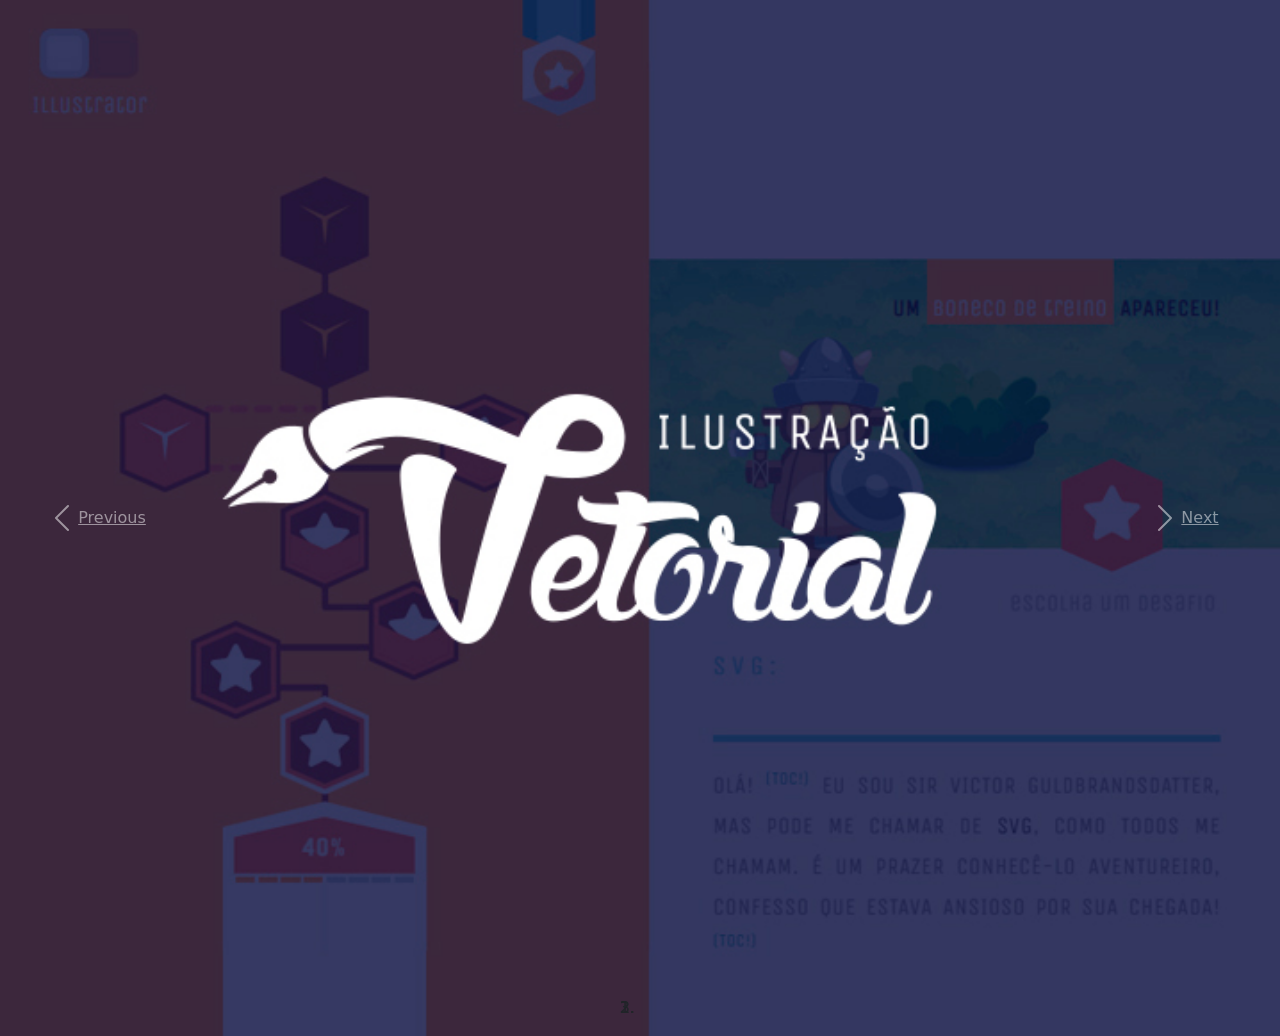
<file: teste.html>
<!DOCTYPE html>
<html lang="en">
<head>
    <meta charset="UTF-8">
    <title>Document</title>
    <meta charset="utf-8">
    <meta name="viewport" content="width=device-width, initial-scale=1">
    <link href="https://cdn.jsdelivr.net/npm/bootstrap@5.0.0-beta3/dist/css/bootstrap.min.css" rel="stylesheet" integrity="sha384-eOJMYsd53ii+scO/bJGFsiCZc+5NDVN2yr8+0RDqr0Ql0h+rP48ckxlpbzKgwra6" crossorigin="anonymous">
    <link rel="preconnect" href="https://fonts.gstatic.com">
    <link href="https://fonts.googleapis.com/css2?family=Quicksand:wght@300;400;500;600;700&display=swap" rel="stylesheet">

</head>

<body>
    <div id="carouselExampleIndicators" class="carousel slide" data-ride="carousel">
        <ol class="carousel-indicators">
            <li data-target="#carouselExampleIndicators" data-slide-to="0" class="active"></li>
            <li data-target="#carouselExampleIndicators" data-slide-to="1"></li>
            <li data-target="#carouselExampleIndicators" data-slide-to="2"></li>
        </ol>
        <div class="carousel-inner">
            <div class="carousel-item active">
                <img class="d-block w-100" src="/assets/images/profile2.jpg" alt="First slide">
            </div>
            <div class="carousel-item">
                <img class="d-block w-100" src="/assets/images/profile3.jpg" alt="Second slide">
            </div>
            <div class="carousel-item">
                <img class="d-block w-100" src="/assets/images/profile4.jpg" alt="Third slide">
            </div>
        </div>
        <a class="carousel-control-prev" href="#carouselExampleIndicators" role="button" data-slide="prev">
            <span class="carousel-control-prev-icon" aria-hidden="true"></span>
            <span class="sr-only">Previous</span>
        </a>
        <a class="carousel-control-next" href="#carouselExampleIndicators" role="button" data-slide="next">
            <span class="carousel-control-next-icon" aria-hidden="true"></span>
            <span class="sr-only">Next</span>
        </a>
    </div>
    <script src="https://code.jquery.com/jquery-3.2.1.slim.min.js" integrity="sha384-KJ3o2DKtIkvYIK3UENzmM7KCkRr/rE9/Qpg6aAZGJwFDMVNA/GpGFF93hXpG5KkN" crossorigin="anonymous"></script>
    <script src="https://cdnjs.cloudflare.com/ajax/libs/popper.js/1.12.9/umd/popper.min.js" integrity="sha384-ApNbgh9B+Y1QKtv3Rn7W3mgPxhU9K/ScQsAP7hUibX39j7fakFPskvXusvfa0b4Q" crossorigin="anonymous"></script>
    <script src="https://maxcdn.bootstrapcdn.com/bootstrap/4.0.0/js/bootstrap.min.js" integrity="sha384-JZR6Spejh4U02d8jOt6vLEHfe/JQGiRRSQQxSfFWpi1MquVdAyjUar5+76PVCmYl" crossorigin="anonymous"></script>

</body></html>
</file>
<file: index.css>
:root {
  --clr-bg: #f7f6f2;
  --clr-surface: #ffffff;
  --clr-text: #1a1a1a;
  --clr-muted: #6b6b6b;
  --clr-accent: #0a6ebd;
  --clr-accent-lt: #e8f2fb;
  --clr-border: #e4e2dc;
  --ff-head: "Syne", sans-serif;
  --ff-body: "DM Sans", sans-serif;
  --radius: 12px;
  --transition: 0.3s cubic-bezier(0.4, 0, 0.2, 1);
}

*,
*::before,
*::after {
  box-sizing: border-box;
  margin: 0;
  padding: 0;
}

html {
  scroll-behavior: smooth;
}

body {
  background: var(--clr-bg);
  color: var(--clr-text);
  font-family: var(--ff-body);
  font-size: 1rem;
  line-height: 1.7;
  overflow-x: hidden;
}

h1,
h2,
h3,
h4,
h5 {
  font-family: var(--ff-head);
}

/* ── NAVBAR ── */
.navbar {
  background: rgba(247, 246, 242, 0.88);
  backdrop-filter: blur(12px);
  -webkit-backdrop-filter: blur(12px);
  border-bottom: 1px solid var(--clr-border);
  transition: var(--transition);
}
.navbar-brand {
  font-family: var(--ff-head);
  font-weight: 800;
  font-size: 1.25rem;
  color: var(--clr-text) !important;
  letter-spacing: -0.03em;
}
.navbar-brand span {
  color: var(--clr-accent);
}
.nav-link {
  font-size: 0.9rem;
  font-weight: 500;
  color: var(--clr-muted) !important;
  transition: color var(--transition);
  padding: 0.5rem 0.9rem !important;
}
.nav-link:hover,
.nav-link.active {
  color: var(--clr-accent) !important;
}
.navbar-toggler {
  border: none;
  box-shadow: none !important;
}

/* ── HERO ── */
#hero {
  min-height: 100vh;
  display: flex;
  align-items: center;
  padding: 7rem 0 4rem;
  position: relative;
  overflow: hidden;
}
#hero::before {
  content: "";
  position: absolute;
  top: -180px;
  right: -180px;
  width: 520px;
  height: 520px;
  border-radius: 50%;
  background: radial-gradient(circle, rgba(10, 110, 189, 0.12) 0%, transparent 70%);
  pointer-events: none;
}
#hero::after {
  content: "";
  position: absolute;
  bottom: -120px;
  left: -120px;
  width: 380px;
  height: 380px;
  border-radius: 50%;
  background: radial-gradient(circle, rgba(10, 110, 189, 0.07) 0%, transparent 70%);
  pointer-events: none;
}
.hero-tag {
  display: inline-flex;
  align-items: center;
  gap: 0.45rem;
  background: var(--clr-accent-lt);
  color: var(--clr-accent);
  font-size: 0.8rem;
  font-weight: 600;
  letter-spacing: 0.05em;
  text-transform: uppercase;
  padding: 0.35rem 0.9rem;
  border-radius: 100px;
  margin-bottom: 1.25rem;
}
.hero-title {
  font-size: clamp(2.4rem, 6vw, 4.2rem);
  font-weight: 800;
  line-height: 1.1;
  letter-spacing: -0.04em;
  color: var(--clr-text);
  margin-bottom: 1.25rem;
}
.hero-title .accent {
  color: var(--clr-accent);
}
.hero-sub {
  font-size: 1.1rem;
  color: var(--clr-muted);
  max-width: 520px;
  margin-bottom: 2rem;
  font-weight: 300;
}
.btn-primary-custom {
  background: var(--clr-accent);
  color: #fff;
  border: none;
  padding: 0.75rem 1.75rem;
  border-radius: var(--radius);
  font-family: var(--ff-head);
  font-weight: 600;
  font-size: 0.95rem;
  text-decoration: none;
  display: inline-flex;
  align-items: center;
  gap: 0.5rem;
  transition:
    background var(--transition),
    transform var(--transition),
    box-shadow var(--transition);
}
.btn-primary-custom:hover {
  background: #0858a0;
  color: #fff;
  transform: translateY(-2px);
  box-shadow: 0 8px 24px rgba(10, 110, 189, 0.28);
}
.btn-outline-custom {
  background: transparent;
  color: var(--clr-text);
  border: 1.5px solid var(--clr-border);
  padding: 0.75rem 1.75rem;
  border-radius: var(--radius);
  font-family: var(--ff-head);
  font-weight: 600;
  font-size: 0.95rem;
  text-decoration: none;
  display: inline-flex;
  align-items: center;
  gap: 0.5rem;
  transition:
    border-color var(--transition),
    color var(--transition),
    transform var(--transition);
}
.btn-outline-custom:hover {
  border-color: var(--clr-accent);
  color: var(--clr-accent);
  transform: translateY(-2px);
}
.hero-stats {
  display: flex;
  gap: 2rem;
  margin-top: 3rem;
  flex-wrap: wrap;
}
.btn-download-custom {
  background: transparent;
  color: var(--clr-accent);
  border: 1.5px solid var(--clr-accent);
  padding: 0.75rem 1.75rem;
  border-radius: var(--radius);
  font-family: var(--ff-head);
  font-weight: 600;
  font-size: 0.95rem;
  text-decoration: none;
  display: inline-flex;
  align-items: center;
  gap: 0.5rem;
  transition:
    background var(--transition),
    color var(--transition),
    transform var(--transition),
    box-shadow var(--transition);
}
.btn-download-custom:hover {
  background: var(--clr-accent);
  color: #fff;
  transform: translateY(-2px);
  box-shadow: 0 8px 24px rgba(10, 110, 189, 0.22);
}
.nav-btn-cv {
  display: inline-flex;
  align-items: center;
  gap: 0.4rem;
  background: var(--clr-accent);
  color: #fff !important;
  font-size: 0.82rem;
  font-weight: 600;
  padding: 0.4rem 1rem !important;
  border-radius: 8px;
  transition:
    background var(--transition),
    transform var(--transition);
}
.nav-btn-cv:hover {
  background: #0858a0;
  color: #fff !important;
  transform: translateY(-1px);
  border: 1.5px solid var(--clr-border);
  padding: 0.75rem 1.75rem;
  border-radius: var(--radius);
  font-family: var(--ff-head);
  font-weight: 600;
  font-size: 0.95rem;
  text-decoration: none;
  display: inline-flex;
  align-items: center;
  gap: 0.5rem;
  transition:
    border-color var(--transition),
    color var(--transition),
    transform var(--transition);
}
.nav-btn-cv {
  display: inline-flex;
  align-items: center;
  gap: 0.6rem;
  background: var(--clr-accent);
  color: #fff !important;
  font-size: 0.95rem;
  font-weight: 600;
  padding: 0.75rem 1.75rem;
  border-radius: 8px;
  transition: transform var(--transition);
}
.nav-btn-cv:hover {
  background: #0858a0;
  color: #fff !important;
  transform: translateY(-1px);
  border: 1.5px solid var(--clr-border);
  padding: 0.75rem 1.75rem;
  border-radius: var(--radius);
  font-family: var(--ff-head);
  font-weight: 600;
  font-size: 0.95rem;
  text-decoration: none;
  display: inline-flex;
  align-items: center;
  gap: 0.5rem;
  transition:
    border-color var(--transition),
    color var(--transition),
    transform var(--transition);
}
.stat-item {
  display: flex;
  flex-direction: column;
}
.stat-num {
  font-family: var(--ff-head);
  font-size: 1.7rem;
  font-weight: 800;
  color: var(--clr-text);
  line-height: 1;
}
.stat-label {
  font-size: 0.8rem;
  color: var(--clr-muted);
  margin-top: 0.2rem;
}
.stat-divider {
  width: 1px;
  background: var(--clr-border);
}

/* ── SECTION COMMONS ── */
section {
  padding: 6rem 0;
}
.section-label {
  font-size: 0.75rem;
  font-weight: 700;
  letter-spacing: 0.12em;
  text-transform: uppercase;
  color: var(--clr-accent);
  margin-bottom: 0.6rem;
}
.section-title {
  font-size: clamp(1.8rem, 4vw, 2.6rem);
  font-weight: 800;
  letter-spacing: -0.03em;
  color: var(--clr-text);
  margin-bottom: 1rem;
}
.section-desc {
  color: var(--clr-muted);
  max-width: 540px;
  font-weight: 300;
}
.divider {
  width: 44px;
  height: 3px;
  background: var(--clr-accent);
  border-radius: 4px;
  margin: 1rem 0 2.5rem;
}

/* ── ABOUT ── */
#about {
  background: var(--clr-surface);
}
.about-card {
  background: var(--clr-bg);
  border: 1px solid var(--clr-border);
  border-radius: var(--radius);
  padding: 2rem;
}
.info-row {
  display: flex;
  align-items: center;
  gap: 0.75rem;
  padding: 0.7rem 0;
  border-bottom: 1px solid var(--clr-border);
  font-size: 0.9rem;
  color: var(--clr-muted);
}
.info-row:last-child {
  border-bottom: none;
}
.info-row i {
  color: var(--clr-accent);
  font-size: 1rem;
  width: 20px;
  text-align: center;
}
.info-row a {
  color: var(--clr-accent);
  text-decoration: none;
}
.info-row a:hover {
  text-decoration: underline;
}
.edu-item {
  padding: 1.1rem 1.25rem;
  background: var(--clr-bg);
  border: 1px solid var(--clr-border);
  border-radius: var(--radius);
  margin-bottom: 0.85rem;
  transition: border-color var(--transition);
}
.edu-item:hover {
  border-color: var(--clr-accent);
}
.edu-item h6 {
  font-family: var(--ff-head);
  font-size: 0.95rem;
  font-weight: 700;
  margin-bottom: 0.15rem;
}
.edu-item small {
  color: var(--clr-muted);
  font-size: 0.82rem;
}
.edu-item .edu-period {
  font-size: 0.75rem;
  color: var(--clr-accent);
  font-weight: 600;
}

/* ── SKILLS ── */
#skills {
  background: var(--clr-bg);
}
.skill-group {
  margin-bottom: 2.5rem;
}
.skill-group-title {
  font-family: var(--ff-head);
  font-size: 0.8rem;
  font-weight: 700;
  letter-spacing: 0.1em;
  text-transform: uppercase;
  color: var(--clr-muted);
  margin-bottom: 1rem;
}
.skill-badge {
  display: inline-flex;
  align-items: center;
  gap: 0.4rem;
  background: var(--clr-surface);
  border: 1px solid var(--clr-border);
  color: var(--clr-text);
  font-size: 0.85rem;
  font-weight: 500;
  padding: 0.45rem 1rem;
  border-radius: 100px;
  margin: 0.3rem 0.25rem 0.3rem 0;
  transition:
    border-color var(--transition),
    color var(--transition),
    transform var(--transition);
}
.skill-badge:hover {
  border-color: var(--clr-accent);
  color: var(--clr-accent);
  transform: translateY(-2px);
}
.skill-badge i {
  font-size: 0.9rem;
  color: var(--clr-accent);
}
.lang-item {
  display: flex;
  align-items: center;
  gap: 1rem;
  padding: 0.9rem 1.25rem;
  background: var(--clr-surface);
  border: 1px solid var(--clr-border);
  border-radius: var(--radius);
  margin-bottom: 0.7rem;
}
.lang-flag {
  font-size: 1.5rem;
}
.lang-name {
  font-family: var(--ff-head);
  font-weight: 600;
  font-size: 0.95rem;
}
.lang-level {
  font-size: 0.8rem;
  color: var(--clr-muted);
}
.lang-bar-wrap {
  flex: 1;
  height: 5px;
  background: var(--clr-border);
  border-radius: 99px;
  overflow: hidden;
  margin-top: 0.25rem;
}
.lang-bar {
  height: 100%;
  background: var(--clr-accent);
  border-radius: 99px;
}

/* ── EXPERIENCE ── */
#experience {
  background: var(--clr-surface);
}
.exp-card {
  background: var(--clr-bg);
  border: 1px solid var(--clr-border);
  border-radius: var(--radius);
  padding: 1.75rem;
  margin-bottom: 1.25rem;
  transition:
    border-color var(--transition),
    box-shadow var(--transition);
  position: relative;
  overflow: hidden;
}
.exp-card::before {
  content: "";
  position: absolute;
  top: 0;
  left: 0;
  width: 3px;
  height: 100%;
  background: var(--clr-accent);
  border-radius: 2px 0 0 2px;
  opacity: 0;
  transition: opacity var(--transition);
}
.exp-card:hover {
  border-color: var(--clr-accent);
  box-shadow: 0 4px 20px rgba(10, 110, 189, 0.08);
}
.exp-card:hover::before {
  opacity: 1;
}
.exp-header {
  display: flex;
  justify-content: space-between;
  align-items: flex-start;
  flex-wrap: wrap;
  gap: 0.5rem;
  margin-bottom: 1rem;
}
.exp-company {
  font-family: var(--ff-head);
  font-size: 1.05rem;
  font-weight: 700;
}
.exp-role {
  font-size: 0.88rem;
  color: var(--clr-accent);
  font-weight: 500;
  margin-top: 0.15rem;
}
.exp-period {
  font-size: 0.78rem;
  background: var(--clr-accent-lt);
  color: var(--clr-accent);
  padding: 0.3rem 0.75rem;
  border-radius: 100px;
  font-weight: 600;
  white-space: nowrap;
}
.exp-list {
  list-style: none;
  padding: 0;
  margin: 0;
}
.exp-list li {
  font-size: 0.88rem;
  color: var(--clr-muted);
  padding: 0.35rem 0 0.35rem 1.3rem;
  position: relative;
  line-height: 1.5;
}
.exp-list li::before {
  content: "→";
  position: absolute;
  left: 0;
  color: var(--clr-accent);
  font-weight: 700;
}

/* ── CONTACT ── */
#contact {
  background: var(--clr-bg);
}
.contact-card {
  background: var(--clr-surface);
  border: 1px solid var(--clr-border);
  border-radius: var(--radius);
  padding: 2rem;
  display: flex;
  align-items: center;
  gap: 1.25rem;
  transition:
    border-color var(--transition),
    box-shadow var(--transition),
    transform var(--transition);
  text-decoration: none;
  color: var(--clr-text);
}
.contact-card:hover {
  border-color: var(--clr-accent);
  box-shadow: 0 6px 24px rgba(10, 110, 189, 0.1);
  transform: translateY(-3px);
  color: var(--clr-text);
}
.contact-icon {
  width: 52px;
  height: 52px;
  border-radius: var(--radius);
  background: var(--clr-accent-lt);
  color: var(--clr-accent);
  display: flex;
  align-items: center;
  justify-content: center;
  font-size: 1.4rem;
  flex-shrink: 0;
}
.contact-label {
  font-size: 0.75rem;
  color: var(--clr-muted);
  font-weight: 500;
  text-transform: uppercase;
  letter-spacing: 0.06em;
}
.contact-value {
  font-family: var(--ff-head);
  font-weight: 600;
  font-size: 0.95rem;
  word-break: break-all;
}
.avail-badge {
  display: inline-flex;
  align-items: center;
  gap: 0.5rem;
  background: #edfaf2;
  color: #1a7a45;
  font-size: 0.82rem;
  font-weight: 600;
  padding: 0.4rem 1rem;
  border-radius: 100px;
}
.avail-dot {
  width: 8px;
  height: 8px;
  border-radius: 50%;
  background: #22c55e;
  animation: pulse 2s infinite;
}
@keyframes pulse {
  0%,
  100% {
    box-shadow: 0 0 0 0 rgba(34, 197, 94, 0.4);
  }
  50% {
    box-shadow: 0 0 0 5px rgba(34, 197, 94, 0);
  }
}

/* ── FOOTER ── */
footer {
  background: var(--clr-text);
  color: rgba(255, 255, 255, 0.5);
  padding: 2rem 0;
  text-align: center;
  font-size: 0.82rem;
}
footer span {
  color: rgba(255, 255, 255, 0.85);
  font-family: var(--ff-head);
  font-weight: 700;
}

/* ── ANIMATIONS ── */
.fade-up {
  opacity: 0;
  transform: translateY(28px);
  transition:
    opacity 0.7s ease,
    transform 0.7s ease;
}
.fade-up.visible {
  opacity: 1;
  transform: translateY(0);
}

/* ── RESPONSIVE ── */
@media (max-width: 768px) {
  .hero-stats {
    gap: 1.2rem;
  }
  .stat-divider {
    display: none;
  }
}
</file>
<file: jornada_vetorial/assets/css/main.css>
html {
    overflow-x: hidden;
    overflow-Y: hidden;
    height: 100%;
}

body {
    height: 100%;
    background-color: #78C5D6;
    font-family: 'Unica One', cursive;
}

.marginOnRes {
    margin: auto;
}

.row {
    width: 100%;
    top: 0;
    left: 0;
    margin: 0;
}

.form-signin {
    width: 100%;
    max-width: 330px;
    margin: 0 auto;
    padding: 50px 15px;
    color: #78c8d7;
}



.form-signin .checkbox {
    font-weight: 400;
}

.form-signin .form-control {
    position: relative;
    box-sizing: border-box;
    height: auto;
    padding: 10px;
    font-size: 16px;
}

.hh100 {
    height: 100%;
}


.form-signin .form-control:focus {
    z-index: 2;
}

.form-signin input[type="email"] {
    margin-bottom: -1px;
    border-bottom-right-radius: 0;
    border-bottom-left-radius: 0;
}

.form-signin input[type="password"] {
    margin-bottom: 10px;
    border-top-left-radius: 0;
    border-top-right-radius: 0;
}

.form-control:focus {
    border-color: #78C8D7;
    box-shadow: none;
}

.checkbox {
    color: gray;
}

.btn-info {
    background-color: #78C8D7;
    border-color: #78C8D7;
}

.btn-spc {
    width: 50%;
    margin: 20px auto;
}


.vertical-center-top,
.vertical-center-bot {
    height: 100%;
    min-height: 100%;
    min-height: 100vh;
    display: flex;
    align-items: center;
}

.vertical-center-bot {
    margin: auto;
}

.logo {
    margin-left: auto;
    margin-right: auto;
}

.conteudo_conteiner {
    margin-top: auto;
    margin-bottom: auto;
    padding-bottom: 50px;
}

.conteudo {
    max-width: 100%;
    max-height: 100%;
    margin: 0 auto;
    color: grey;
    padding-top: 150px;
    padding-bottom: 150px;
}

.centered-block {
    width: 100px;
    left: 50%;
    -webkit-transform: translate(-50%, 0);
    position: absolute;
}

.h6 {
    color: #78c8d7;
    font-size: 150%;
}

.indexLogo {
    visibility: hidden;
    animation: blink182 2s;
    animation-delay: 0.1s;
    animation-fill-mode: forwards;
}


/* == Tela Start Imagens Conteiner == */
.slidecontainer {
    margin-top: 5px;
    width: 100%;
    height: 25%;
    display: flex;
    align-items: center;
}

/* == Tela Start Imagens == */
.img-start {
    width: 15%;
}

/* == Tela Start Slider == */
.slider {
    -webkit-appearance: none;
    appearance: none;
    width: 50%;
    height: 70%;
    background: #d3d3d3;
    outline: none;
    opacity: 0.7;
    border-radius: 50px;
    margin: 0 auto;
    border: 10px solid #d3d3d3;
}

.checkbox-inv {
    opacity: 0;
    height: 1px;
    margin: 0 auto;
}

.slider::-webkit-slider-thumb {
    -webkit-appearance: none;
    appearance: none;
    width: 40px;
    height: 40px;
    border-radius: 50%;
    background: white;
    cursor: pointer;
}

.slider::-moz-range-thumb {
    width: 25px;
    height: 25px;
    background: #4CAF50;
    cursor: pointer;
}

/* == Lado Esquerdo da Tela == */
.esquerda {
    padding: 0px;
    margin: 0px;
    left: 0px;
    right: 0px;
    height: 100%;
    background-color: #78C5D6;
    height: 100%;
}


/*== AGORA O OUTRO LADO ==*/

/* == Jogo Lado Direito == */

.direita {
    margin: auto;
    padding: 0px;
    text-align: center;
    background: #f5f5f5;
    position: absolute;
    right: 0;
    height: 100%;
    display: flex;
    flex-flow: column;
    width: 100%;
    height: 100%;
    max-height: 980px;
    overflow-y: auto;
    -ms-overflow-style: -ms-autohiding-scrollbar;
    margin-bottom: 20px;
}

/* == Elementos do Lado Direito do Jogo == */
.game-dir-txt-box {
    top: 245px;
    width: 100%;
}

.game-dir-star-desafio {
    color: darkgrey;
    position: absolute;
    top: 270px;
    right: 3px;
    animation: blink 2s infinite;
}

.game-dir-txt {
    color: black;
    margin-top: 20px;
    animation: turndownforwhat 1s;

}

.altura_max {
    height: 100%;
}

.h100res {
    height: 100%;
}

.contentRightScroll {
    max-height: 100%;
    overflow-y: auto;
    -ms-overflow-style: -ms-autohiding-scrollbar;
    margin-bottom: 20px;
}

/* == Animações == */
@keyframes shake {

    10%,
    90% {
        transform: translate3d(-1px, 0, 0);
    }

    20%,
    80% {
        transform: translate3d(1px, 0, 0);
    }

    30%,
    50%,
    70% {
        transform: translate3d(-1px, 0, 0);
    }

    40%,
    60% {
        transform: translate3d(1px, 0, 0);
    }
}

@keyframes turndownforwhat {
    0% {
        margin-top: 0px;
        opacity: 0;
    }

    100% {
        margin-top: 20px;
        opacity: 1;
    }
}

@keyframes turndownforwhat2 {
    0% {
        padding-top: 0px;
    }

    100% {
        padding-top: 24px;
    }
}

@keyframes blink {

    0%,
    100% {
        opacity: 0
    }

    50% {
        opacity: 1
    }
}

@keyframes blink182 {


    0%,
    100% {
        opacity: 0
    }

    100% {
        visibility: visible;
        opacity: 1
    }
}


@keyframes leftToRight {
    0% {
        left: 100%;
    }

    100% {
        left: 0%;
    }
}

@keyframes rightToLeft {
    0% {
        left: 0%;
    }

    100% {
        left: 100%;
    }
}

.callContent {
    padding-top: 0%;
    margin-left: 5%;
    margin-right: 5%;
}
.direita{
    overflow-y: hidden;
}
/* == Responsividade == */

@media(max-width: 768px) {

    .game-dir-conteudo {
        height: 100%;
        max-width: 800px;
        margin: 0 auto;
        padding: 50px 15%;
        color: grey;
    }

    .esquerda {
        position: relative;
        left: 0;
        z-index: 150;
    }

    .logo {
        height: 200px;
    }

    .direita {
        overflow-y: auto;
        position: relative;
        margin: 0;
        min-height: 100%;
        z-index: 100;
    }

    .conteudo_conteiner {
        padding-top: 0px;
        padding-bottom: 60px;
    }

    .conteudo {
        top: -60px;
        position: relative;
        margin: 0;
        min-height: 100%;
    }

    .game-dir-conteudo {
        padding-top: 0px;
        position: relative;
        margin: 0;
    }

    .img-start {
        width: 25%;
        max-width: 20%;
    }

    .adjustPosition {
        /* position: absolute;*/
    }

    .h100res {
        height: auto;
    }

    .contentRightScroll {
        min-height: calc(100% + 300px);
        overflow-y: auto;
        -ms-overflow-style: -ms-autohiding-scrollbar;
    }

    .marginOnRes {
        margin: 50px auto;
    }

    .callContent {
        padding-top: 20%;
        margin-left: auto;
        margin-right: auto;
    }

}
</file>
<file: jornada_vetorial/assets/css/menuitens.css>
p,
blockquote {
    letter-spacing: .5px;
    line-height: 1.75rem;
}

hr {
    border: 0;
    height: 5px;
    background-color: #78c8d7;
    margin-top: 0;
}

.vertical-center-top,
.vertical-center-bot {
    display: flex;
    align-items: center;
}

.chamada {
    font-size: 8rem;
    color: white;

}

.chamada2 {
    font-size: 3rem;
    color: #459BA8;
}

.chamada3 {
    font-size: 5.5rem;
    color: white;
}

.chamada-rank {
    /**/
    line-height: 8rem;
    font-size: 9rem;
    color: white;
}

.chamada-rank2 {
    font-size: 3rem;
    color: #AF4693;
}

.hr-rank {
    background-color: #E868A2;
}

.desafio-txt {
    color: #78c8d7;
}

.table-wrapper-scroll-y {
    max-height: 280px;
    overflow-y: auto;
    -ms-overflow-style: -ms-autohiding-scrollbar;
    margin-bottom: 20px;
}

.table-conteiner {
    width: 99%;
    position: relative;
}

.table-name {
    width: 100%;
    height: 30px;
    background-color: white;
    display: inline-block;
    padding-left: 10px;
}

.table-point {
    width: 60px;
    background-color: #D3D3D3;
    color: black;
}

.img-rank {
    width: 15%;
    min-width: 60px;
    max-width: 70px;
    margin-right: 20px;
    margin-bottom: 10px;
}

.titulo-direita {
    color: #78C5D6;
}

.titulo-direita-rank {
    color: #E868A2;
}

.li-nav {
    display: inline-block;
    margin-left: 10px;
}

li a {
    border-bottom: 0px;
    text-decoration: none;
    color: grey;
}

li a:hover {
    text-decoration: none;
    color: grey;
    border-bottom: 2px solid #78c8d7;
}

.link-behance a {
    text-decoration: none;
    color: grey;
}

.link-behance a:hover {
    text-decoration: none;
    color: grey;
    border-bottom: 2px solid #78c8d7;
}

.rank_btn {
    z-index: 10;
}

.rank_btn_on {
    z-index: 10;
    display: none;
}

.rank_btn_on,
.rank_btn:hover .rank_btn_off {
    z-index: 10;
    display: none;
}

.rank_btn_off,
.rank_btn:hover .rank_btn_on {
    z-index: 10;
    display: block;
}

.txt_menu_left {
    margin: 0px 15px;
    margin-left: 20px;
    padding-top: 5px;
    color: white
}

.spaceLine {
    display: block;
    line-height: 20px;
}

.switch {
    margin-top: 25px;
    margin-left: 25px;
    position: relative;
    display: flex;
    width: 68px;
    height: 34px;
    margin-bottom: 0px;
}

/* Hide default HTML checkbox */

.switch input {
    display: none;
}

.toggle_cd,
.toggle_ai {
    position: absolute;
    cursor: pointer;
    top: 0;
    left: 0;
    right: 0;
    bottom: 0;
    background-color: #CE6F1D;
    -webkit-transition: .4s;
    transition: .4s;
}

.toggle_cd {
    background-color: #5E9750;
}

.toggle_cd:before,
.toggle_ai:before {
    position: absolute;
    content: "";
    height: 34px;
    width: 34px;
    top: 0px;
    left: 0px;
    bottom: 4px;
    background-color: white;
    -webkit-transition: .4s;
    transition: .4s;
}

.toggle_cd:before {
    left: 34px;
}

input:checked + .toggle_ai {
    background-color: #CE6F1D;
}

input:focus + .toggle_ai {
    box-shadow: 0 0 1px #CE6F1D;
}

input:checked + .toggle_cd {
    background-color: #5E9750;
}

input:focus + .toggle_cd {
    box-shadow: 0 0 1px #5E9750;
}

input:checked + .toggle_ai:before {
    -webkit-transform: translateX(34px);
    -ms-transform: translateX(34px);
    transform: translateX(34px);
}

input:checked + .toggle_cd:before {
    -webkit-transform: translateX(-34px);
    -ms-transform: translateX(-34px);
    transform: translateX(-34px);
}

.toggle_ai.round,
.toggle_cd.round {
    border-radius: 7px;
}

.toggle_ai.round:before,
.toggle_cd.round:before {
    border: 5px solid #DCDCDC;
    border-radius: 25%;
}

.toc {
    color: #459BA8;
}

.monster-name {
    color: black;
}

#aventura {
    color: white;
    padding-bottom: 2.5%;
    padding-top: 7px;
    padding-left: 8px;
    padding-right: 60px;
    height: 30px;
    min-height: 30px;
    max-height: 30px;
    background-color: #78c8d7;
}

#aventura:hover {
    text-decoration: none;
    color: #459BA8;
    border-bottom: 0px;
}

.centerFlexBox {
    display: -webkit-box;
    display: -moz-box;
    display: -ms-flexbox;
    display: -webkit-flex;
    display: flex;
    align-items: center;
    justify-content: center;
}

.adjustResizeSm {
    -ms-flex: 0 0 50%;
    flex: 0 0 50%;
    max-width: 50%;
}

/* width */

::-webkit-scrollbar {
    width: 10px;
}

/* Track */

::-webkit-scrollbar-track {
    background: white;
}

/* Handle */

::-webkit-scrollbar-thumb {
    background: #78c8d7;
}

/* Handle on hover */

::-webkit-scrollbar-thumb:hover {
    background: #459BA8;

}









@media(max-width: 1236px) {
    .chamada {
        font-size: 6rem;
    }

    .chamada3 {
        font-size: 4rem;
    }

    .chamada-rank {
        font-size: 9rem;
    }
}

@media(max-width: 1024px) {
    .chamada {
        font-size: 6rem;
    }

    .chamada3 {
        font-size: 4rem;
    }

    .chamada-rank {
        font-size: 8rem;
    }
}

@media(max-width: 820px) {
    .chamada {
        font-size: 4rem;
    }

    .chamada2 {
        font-size: 2.5rem;
    }

    .chamada3 {
        font-size: 3rem;
    }

    .chamada-rank {
        font-size: 7rem;
    }
}

@media(max-width: 768px) {


    .chamada {
        font-size: 5rem;
    }

    .chamada2 {
        font-size: 2rem;
    }

    .chamada3 {
        font-size: 3.5rem;
    }

    .chamada-rank {
        font-size: 8rem;
    }

    .conteudo-esq {
        height: 300px;
    }

    .vertical-center-top {
        min-height: 200px;
    }

    .vertical-center-bot {
        min-height: 100%;
    }

    .adjustResizeSm {
        -ms-flex: 0 0 100%;
        flex: 0 0 100%;
        max-width: 100%;
    }
}

@media(max-width: 480px) {
    .chamada {
        font-size: 5rem;
    }

    .chamada2 {
        font-size: 2rem;
    }

    .chamada3 {
        font-size: 3.5rem;
    }

    .chamada-rank {
        font-size: 7rem;
    }
}

@media(max-width: 348px) {


    .chamada {
        font-size: 4rem;
    }

    .chamada2 {
        font-size: 1.5rem;
    }

    .chamada3 {
        font-size: 3rem;
    }

    .chamada-rank {
        font-size: 6rem;
    }
}
</file>
<file: zonit/css/base.css>
/* =================================================================== 
 *
 *  Stellar v1.0 Base Stylesheet
 *  05-22-2018
 *  ------------------------------------------------------------------
 *
 *  TOC:
 *  # imports
 *  # normalize
 *  # basic/base setup styles
 *    ## Media
 *    ## Typography resets 
 *    ## links
 *    ## inputs
 *  # grid
 *    ## medium size devicesö
 *    ## tablets
 *    ## mobile devices
 *    ## small mobile devices
 *  # block grids
 *    ## medium size devices
 *    ## tablets
 *    ## mobile devices
 *  # MISC
 *
 * =================================================================== */



/* ===================================================================
 * # imports 
 *
 * ------------------------------------------------------------------- */
@import url("https://fonts.googleapis.com/css?family=Montserrat:400,500,600,700|Merriweather:300,400,400i,700|Libre+Baskerville:700");
@import url("font-awesome/css/fontawesome-all.css");



/* ===================================================================
 * # normalize
 * normalize.css v5.0.0 | MIT License |
 * github.com/necolas/normalize.css
 *
 * ------------------------------------------------------------------- */
html {
  font-family: sans-serif;
  line-height: 1.15;
  -ms-text-size-adjust: 100%;
  -webkit-text-size-adjust: 100%;
}

body {
  margin: 0;
}

article,
aside,
footer,
header,
nav,
section {
  display: block;
}

h1 {
  font-size: 2em;
  margin: 0.67em 0;
}

figcaption,
figure,
main {
  display: block;
}

figure {
  margin: 1em 40px;
}

hr {
  box-sizing: content-box;
  height: 0;
  overflow: visible;
}

pre {
  font-family: monospace, monospace;
  font-size: 1em;
}

a {
  background-color: transparent;
  -webkit-text-decoration-skip: objects;
}

a:active,
a:hover {
  outline-width: 0;
}

abbr[title] {
  border-bottom: none;
  text-decoration: underline;
  text-decoration: underline dotted;
}

b,
strong {
  font-weight: inherit;
}

b,
strong {
  font-weight: bolder;
}

code,
kbd,
samp {
  font-family: monospace, monospace;
  font-size: 1em;
}

dfn {
  font-style: italic;
}

mark {
  background-color: #ff0;
  color: #000;
}

small {
  font-size: 80%;
}

sub,
sup {
  font-size: 75%;
  line-height: 0;
  position: relative;
  vertical-align: baseline;
}

sub {
  bottom: -0.25em;
}

sup {
  top: -0.5em;
}

audio,
video {
  display: inline-block;
}

audio:not([controls]) {
  display: none;
  height: 0;
}

img {
  border-style: none;
}

svg:not(:root) {
  overflow: hidden;
}

button,
input,
optgroup,
select,
textarea {
  font-family: sans-serif;
  font-size: 100%;
  line-height: 1.15;
  margin: 0;
}

button,
input {
  overflow: visible;
}

button,
select {
  text-transform: none;
}

button,
html [type="button"],
[type="reset"],
[type="submit"] {
  -webkit-appearance: button;
}

button::-moz-focus-inner,
[type="button"]::-moz-focus-inner,
[type="reset"]::-moz-focus-inner,
[type="submit"]::-moz-focus-inner {
  border-style: none;
  padding: 0;
}

button:-moz-focusring,
[type="button"]:-moz-focusring,
[type="reset"]:-moz-focusring,
[type="submit"]:-moz-focusring {
  outline: 1px dotted ButtonText;
}

fieldset {
  border: 1px solid #c0c0c0;
  margin: 0 2px;
  padding: 0.35em 0.625em 0.75em;
}

legend {
  box-sizing: border-box;
  color: inherit;
  display: table;
  max-width: 100%;
  padding: 0;
  white-space: normal;
}

progress {
  display: inline-block;
  vertical-align: baseline;
}

textarea {
  overflow: auto;
}

[type="checkbox"],
[type="radio"] {
  box-sizing: border-box;
  padding: 0;
}

[type="number"]::-webkit-inner-spin-button,
[type="number"]::-webkit-outer-spin-button {
  height: auto;
}

[type="search"] {
  -webkit-appearance: textfield;
  outline-offset: -2px;
}

[type="search"]::-webkit-search-cancel-button,
[type="search"]::-webkit-search-decoration {
  -webkit-appearance: none;
}

::-webkit-file-upload-button {
  -webkit-appearance: button;
  font: inherit;
}

details,
menu {
  display: block;
}

summary {
  display: list-item;
}

canvas {
  display: inline-block;
}

template {
  display: none;
}

[hidden] {
  display: none;
}



/* ===================================================================
 * # basic/base setup styles
 *
 * ------------------------------------------------------------------- */
html {
  font-size: 62.5%;
  box-sizing: border-box;
}

*,
*::before,
*::after {
  box-sizing: inherit;
}

body {
  font-weight: normal;
  line-height: 1;
  word-wrap: break-word;
  text-rendering: optimizeLegibility;
  -webkit-overflow-scrolling: touch;
  -webkit-text-size-adjust: none;
}

body,
input,
button {
  -moz-osx-font-smoothing: grayscale;
  -webkit-font-smoothing: antialiased;
}

/* ------------------------------------------------------------------- 
 * ## Media
 * ------------------------------------------------------------------- */
img,
video {
  max-width: 100%;
  height: auto;
}

/* ------------------------------------------------------------------- 
 * ## Typography resets 
 * ------------------------------------------------------------------- */
div, dl, dt, dd, ul, ol, li, h1, h2, h3, h4, h5, h6, pre, form, p, blockquote, th, td {
  margin: 0;
  padding: 0;
}

h1, h2, h3, h4, h5, h6 {
  -webkit-font-smoothing: auto;
  -webkit-font-smoothing: antialiased;
  -webkit-font-variant-ligatures: common-ligatures;
  -moz-font-variant-ligatures: common-ligatures;
  font-variant-ligatures: common-ligatures;
  text-rendering: optimizeLegibility;
}

em,
i {
  font-style: italic;
  line-height: inherit;
}

strong,
b {
  font-weight: bold;
  line-height: inherit;
}

small {
  font-size: 60%;
  line-height: inherit;
}

ol,
ul {
  list-style: none;
}

li {
  display: block;
}

/* ------------------------------------------------------------------- 
 * ## links
 * ------------------------------------------------------------------- */
a {
  text-decoration: none;
  line-height: inherit;
}

a img {
  border: none;
}

/* ------------------------------------------------------------------- 
 * ## inputs
 * ------------------------------------------------------------------- */
fieldset {
  margin: 0;
  padding: 0;
}

input[type="email"],
input[type="number"],
input[type="search"],
input[type="text"],
input[type="tel"],
input[type="url"],
input[type="password"],
textarea {
  -webkit-appearance: none;
  -moz-appearance: none;
  -ms-appearance: none;
  -o-appearance: none;
  appearance: none;
}



/* ===================================================================
 * # grid
 *
 * ------------------------------------------------------------------- */
.row {
  width: 89%;
  max-width: 1200px;
  margin: 0 auto;
}

.row:after {
  content: "";
  display: table;
  clear: both;
}

.row .row {
  width: auto;
  max-width: none;
  margin-left: -20px;
  margin-right: -20px;
}

/* column blocks
 * -------------------------------------- */
[class*="col-"] {
  float: left;
  padding: 0 20px;
}

[class*="col-"] + [class*="col-"].end {
  float: right;
}

.collapse > [class*="col-"],
[class*="col-"].collapse {
  padding: 0;
}

/* column width classes 
 * -------------------------------------- */
.col-one {
  width: 8.33333%;
}

.col-two,
.col-1-6 {
  width: 16.66667%;
}

.col-three,
.col-1-4 {
  width: 25%;
}

.col-four,
.col-1-3 {
  width: 33.33333%;
}

.col-five {
  width: 41.66667%;
}

.col-six,
.col-1-2 {
  width: 50%;
}

.col-seven {
  width: 58.33333%;
}

.col-eight,
.col-2-3 {
  width: 66.66667%;
}

.col-nine,
.col-3-4 {
  width: 75%;
}

.col-ten,
.col-5-6 {
  width: 83.33333%;
}

.col-eleven {
  width: 91.66667%;
}

.col-twelve,
.col-full {
  width: 100%;
}

/* ------------------------------------------------------------------- 
 * ## medium size devices
 * ------------------------------------------------------------------- */
@media only screen and (max-width:1200px) {
  .row .row {
    margin-left: -15px;
    margin-right: -15px;
  }

  [class*="col-"] {
    padding: 0 15px;
  }

  .md-two,
  .md-1-6 {
    width: 16.66667%;
  }

  .md-one {
    width: 8.33333%;
  }

  .md-three,
  .md-1-4 {
    width: 25%;
  }

  .md-four,
  .md-1-3 {
    width: 33.33333%;
  }

  .md-five {
    width: 41.66667%;
  }

  .md-six,
  .md-1-2 {
    width: 50%;
  }

  .md-seven {
    width: 58.33333%;
  }

  .md-eight,
  .md-2-3 {
    width: 66.66667%;
  }

  .md-nine,
  .md-3-4 {
    width: 75%;
  }

  .md-ten,
  .md-5-6 {
    width: 83.33333%;
  }

  .md-eleven {
    width: 91.66667%;
  }

  .md-twelve,
  .md-full {
    width: 100%;
  }

}

/* ------------------------------------------------------------------- 
 * ## tablets
 * ------------------------------------------------------------------- */
@media only screen and (max-width:800px) {
  .row {
    width: 90%;
  }

  .tab-1-4 {
    width: 25%;
  }

  .tab-1-3 {
    width: 33.33333%;
  }

  .tab-1-2 {
    width: 50%;
  }

  .tab-2-3 {
    width: 66.66667%;
  }

  .tab-3-4 {
    width: 75%;
  }

  .tab-full {
    width: 100%;
  }

  .hide-on-tablet {
    display: none;
  }

}

/* ------------------------------------------------------------------- 
 * ## mobile devices
 * ------------------------------------------------------------------- */
@media only screen and (max-width:600px) {
  .row {
    width: auto;
    padding-left: 25px;
    padding-right: 25px;
  }

  .row .row {
    margin-left: -10px;
    margin-right: -10px;
    padding-left: 0;
    padding-right: 0;
  }

  [class*="col-"] {
    padding: 0 10px;
  }

  .mob-1-4 {
    width: 25%;
  }

  .mob-1-3 {
    width: 33.33333%;
  }

  .mob-1-2 {
    width: 50%;
  }

  .mob-2-3 {
    width: 66.66667%;
  }

  .mob-3-4 {
    width: 75%;
  }

  .mob-full {
    width: 100%;
  }

  .hide-on-mobile {
    display: none;
  }

}

/* ------------------------------------------------------------------- 
 * ## small mobile devices
 * ------------------------------------------------------------------- */

/* stack columns on small mobile devices
 * ------------------------------------------------------------------- */
@media only screen and (max-width:400px) {
  .row .row {
    margin-left: 0;
    margin-right: 0;
  }

  [class*="col-"]:not(.col-block) {
    width: 100% !important;
    float: none !important;
    clear: both !important;
    margin-left: 0;
    margin-right: 0;
    padding: 0;
  }

  [class*="col-"] + [class*="col-"].end {
    float: none;
  }

  .stack .col-block {
    width: 100% !important;
    float: none !important;
    clear: both !important;
    margin-left: 0;
    margin-right: 0;
  }

}



/* ===================================================================
 * # block grids
 * ------------------------------------------------------------------- */

/*  Equally-sized columns define at row level
 * ------------------------------------------------------------------- */
[class*="block-"]:after {
  content: "";
  display: table;
  clear: both;
}

.block-1-6 .col-block {
  width: 16.66667%;
}

.block-1-5 .col-block {
  width: 20%;
}

.block-1-4 .col-block {
  width: 25%;
}

.block-1-3 .col-block {
  width: 33.33333%;
}

.block-1-2 .col-block {
  width: 50%;
}

/**
 * Clearing for block grid columns. Allow columns with 
 * different heights to align properly.
 */
.block-1-6 .col-block:nth-child(6n+1),
.block-1-5 .col-block:nth-child(5n+1),
.block-1-4 .col-block:nth-child(4n+1),
.block-1-3 .col-block:nth-child(3n+1),
.block-1-2 .col-block:nth-child(2n+1) {
  clear: both;
}

/* ------------------------------------------------------------------- 
 * ## medium size devices
 * ------------------------------------------------------------------- */
@media only screen and (max-width:1200px) {
  .block-m-1-6 .col-block {
    width: 16.66667%;
  }

  .block-m-1-5 .col-block {
    width: 20%;
  }

  .block-m-1-4 .col-block {
    width: 25%;
  }

  .block-m-1-3 .col-block {
    width: 33.33333%;
  }

  .block-m-1-2 .col-block {
    width: 50%;
  }

  .block-m-full .col-block {
    width: 100%;
    clear: both;
  }

  [class*="block-m-"] .col-block:nth-child(n) {
    clear: none;
  }

  .block-m-1-6 .col-block:nth-child(6n+1),
  .block-m-1-5 .col-block:nth-child(5n+1),
  .block-m-1-4 .col-block:nth-child(4n+1),
  .block-m-1-3 .col-block:nth-child(3n+1),
  .block-m-1-2 .col-block:nth-child(2n+1) {
    clear: both;
  }

}

/* ------------------------------------------------------------------- 
 * ## tablets
 * ------------------------------------------------------------------- */
@media only screen and (max-width:800px) {
  .block-tab-1-6 .col-block {
    width: 16.66667%;
  }

  .block-tab-1-5 .col-block {
    width: 20%;
  }

  .block-tab-1-4 .col-block {
    width: 25%;
  }

  .block-tab-1-3 .col-block {
    width: 33.33333%;
  }

  .block-tab-1-2 .col-block {
    width: 50%;
  }

  .block-tab-full .col-block {
    width: 100%;
    clear: both;
  }

  [class*="block-tab-"] .col-block:nth-child(n) {
    clear: none;
  }

  .block-tab-1-6 .col-block:nth-child(6n+1),
  .block-tab-1-5 .col-block:nth-child(5n+1),
  .block-tab-1-4 .col-block:nth-child(4n+1),
  .block-tab-1-3 .col-block:nth-child(3n+1),
  .block-tab-1-2 .col-block:nth-child(2n+1) {
    clear: both;
  }

}

/* ------------------------------------------------------------------- 
 * ## mobile devices
 * ------------------------------------------------------------------- */
@media only screen and (max-width:600px) {
  .block-mob-1-6 .col-block {
    width: 16.66667%;
  }

  .block-mob-1-5 .col-block {
    width: 20%;
  }

  .block-mob-1-4 .col-block {
    width: 25%;
  }

  .block-mob-1-3 .col-block {
    width: 33.33333%;
  }

  .block-mob-1-2 .col-block {
    width: 50%;
  }

  .block-mob-full .col-block {
    width: 100%;
    clear: both;
  }

  [class*="block-mob-"] .col-block:nth-child(n) {
    clear: none;
  }

  .block-mob-1-6 .col-block:nth-child(6n+1),
  .block-mob-1-5 .col-block:nth-child(5n+1),
  .block-mob-1-4 .col-block:nth-child(4n+1),
  .block-mob-1-3 .col-block:nth-child(3n+1),
  .block-mob-1-2 .col-block:nth-child(2n+1) {
    clear: both;
  }

}



/* ===================================================================
 * # MISC
 *
 * ------------------------------------------------------------------- */
.group:after {
  content: "";
  display: table;
  clear: both;
}

/* Misc Helper Styles
 * -------------------------------------- */
.is-hidden {
  display: none;
}

.is-invisible {
  visibility: hidden;
}

.antialiased {
  -webkit-font-smoothing: antialiased;
  -moz-osx-font-smoothing: grayscale;
}

.overflow-hidden {
  overflow: hidden;
}

.remove-bottom {
  margin-bottom: 0;
}

.half-bottom {
  margin-bottom: 1.5rem !important;
}

.add-bottom {
  margin-bottom: 3rem !important;
}

.no-border {
  border: none;
}

.full-width {
  width: 100%;
}

.text-center {
  text-align: center;
}

.text-left {
  text-align: left;
}

.text-right {
  text-align: right;
}

.pull-left {
  float: left;
}

.pull-right {
  float: right;
}

.align-center {
  margin-left: auto;
  margin-right: auto;
  text-align: center;
}

/*# sourceMappingURL=base.css.map */
</file>
<file: zonit/css/vendor.css>
/* =================================================================== 
 *
 *  Stellar v1.0 Vendor/Third Party CSS 
 *  05-16-2018
 *  ------------------------------------------------------------------
 *
 *  TOC:
 *  # animate on scroll 
 *  # slick slider
 *  # lity
 *  # PhotoSwipe main CSS
 *  # PhotoSwipe Skin
 *
 * =================================================================== */

/* ===================================================================
 * # animate on scroll 
 * https://michalsnik.github.io/aos/
 * ------------------------------------------------------------------- */
[data-aos][data-aos][data-aos-duration='50'],
body[data-aos-duration='50'] [data-aos] {
  transition-duration: 50ms;
}

[data-aos][data-aos][data-aos-delay='50'],
body[data-aos-delay='50'] [data-aos] {
  transition-delay: 0;
}

[data-aos][data-aos][data-aos-delay='50'].aos-animate,
body[data-aos-delay='50'] [data-aos].aos-animate {
  transition-delay: 50ms;
}

[data-aos][data-aos][data-aos-duration='100'],
body[data-aos-duration='100'] [data-aos] {
  transition-duration: .1s;
}

[data-aos][data-aos][data-aos-delay='100'],
body[data-aos-delay='100'] [data-aos] {
  transition-delay: 0;
}

[data-aos][data-aos][data-aos-delay='100'].aos-animate,
body[data-aos-delay='100'] [data-aos].aos-animate {
  transition-delay: .1s;
}

[data-aos][data-aos][data-aos-duration='150'],
body[data-aos-duration='150'] [data-aos] {
  transition-duration: .15s;
}

[data-aos][data-aos][data-aos-delay='150'],
body[data-aos-delay='150'] [data-aos] {
  transition-delay: 0;
}

[data-aos][data-aos][data-aos-delay='150'].aos-animate,
body[data-aos-delay='150'] [data-aos].aos-animate {
  transition-delay: .15s;
}

[data-aos][data-aos][data-aos-duration='200'],
body[data-aos-duration='200'] [data-aos] {
  transition-duration: .2s;
}

[data-aos][data-aos][data-aos-delay='200'],
body[data-aos-delay='200'] [data-aos] {
  transition-delay: 0;
}

[data-aos][data-aos][data-aos-delay='200'].aos-animate,
body[data-aos-delay='200'] [data-aos].aos-animate {
  transition-delay: .2s;
}

[data-aos][data-aos][data-aos-duration='250'],
body[data-aos-duration='250'] [data-aos] {
  transition-duration: .25s;
}

[data-aos][data-aos][data-aos-delay='250'],
body[data-aos-delay='250'] [data-aos] {
  transition-delay: 0;
}

[data-aos][data-aos][data-aos-delay='250'].aos-animate,
body[data-aos-delay='250'] [data-aos].aos-animate {
  transition-delay: .25s;
}

[data-aos][data-aos][data-aos-duration='300'],
body[data-aos-duration='300'] [data-aos] {
  transition-duration: .3s;
}

[data-aos][data-aos][data-aos-delay='300'],
body[data-aos-delay='300'] [data-aos] {
  transition-delay: 0;
}

[data-aos][data-aos][data-aos-delay='300'].aos-animate,
body[data-aos-delay='300'] [data-aos].aos-animate {
  transition-delay: .3s;
}

[data-aos][data-aos][data-aos-duration='350'],
body[data-aos-duration='350'] [data-aos] {
  transition-duration: .35s;
}

[data-aos][data-aos][data-aos-delay='350'],
body[data-aos-delay='350'] [data-aos] {
  transition-delay: 0;
}

[data-aos][data-aos][data-aos-delay='350'].aos-animate,
body[data-aos-delay='350'] [data-aos].aos-animate {
  transition-delay: .35s;
}

[data-aos][data-aos][data-aos-duration='400'],
body[data-aos-duration='400'] [data-aos] {
  transition-duration: .4s;
}

[data-aos][data-aos][data-aos-delay='400'],
body[data-aos-delay='400'] [data-aos] {
  transition-delay: 0;
}

[data-aos][data-aos][data-aos-delay='400'].aos-animate,
body[data-aos-delay='400'] [data-aos].aos-animate {
  transition-delay: .4s;
}

[data-aos][data-aos][data-aos-duration='450'],
body[data-aos-duration='450'] [data-aos] {
  transition-duration: .45s;
}

[data-aos][data-aos][data-aos-delay='450'],
body[data-aos-delay='450'] [data-aos] {
  transition-delay: 0;
}

[data-aos][data-aos][data-aos-delay='450'].aos-animate,
body[data-aos-delay='450'] [data-aos].aos-animate {
  transition-delay: .45s;
}

[data-aos][data-aos][data-aos-duration='500'],
body[data-aos-duration='500'] [data-aos] {
  transition-duration: .5s;
}

[data-aos][data-aos][data-aos-delay='500'],
body[data-aos-delay='500'] [data-aos] {
  transition-delay: 0;
}

[data-aos][data-aos][data-aos-delay='500'].aos-animate,
body[data-aos-delay='500'] [data-aos].aos-animate {
  transition-delay: .5s;
}

[data-aos][data-aos][data-aos-duration='550'],
body[data-aos-duration='550'] [data-aos] {
  transition-duration: .55s;
}

[data-aos][data-aos][data-aos-delay='550'],
body[data-aos-delay='550'] [data-aos] {
  transition-delay: 0;
}

[data-aos][data-aos][data-aos-delay='550'].aos-animate,
body[data-aos-delay='550'] [data-aos].aos-animate {
  transition-delay: .55s;
}

[data-aos][data-aos][data-aos-duration='600'],
body[data-aos-duration='600'] [data-aos] {
  transition-duration: .6s;
}

[data-aos][data-aos][data-aos-delay='600'],
body[data-aos-delay='600'] [data-aos] {
  transition-delay: 0;
}

[data-aos][data-aos][data-aos-delay='600'].aos-animate,
body[data-aos-delay='600'] [data-aos].aos-animate {
  transition-delay: .6s;
}

[data-aos][data-aos][data-aos-duration='650'],
body[data-aos-duration='650'] [data-aos] {
  transition-duration: .65s;
}

[data-aos][data-aos][data-aos-delay='650'],
body[data-aos-delay='650'] [data-aos] {
  transition-delay: 0;
}

[data-aos][data-aos][data-aos-delay='650'].aos-animate,
body[data-aos-delay='650'] [data-aos].aos-animate {
  transition-delay: .65s;
}

[data-aos][data-aos][data-aos-duration='700'],
body[data-aos-duration='700'] [data-aos] {
  transition-duration: .7s;
}

[data-aos][data-aos][data-aos-delay='700'],
body[data-aos-delay='700'] [data-aos] {
  transition-delay: 0;
}

[data-aos][data-aos][data-aos-delay='700'].aos-animate,
body[data-aos-delay='700'] [data-aos].aos-animate {
  transition-delay: .7s;
}

[data-aos][data-aos][data-aos-duration='750'],
body[data-aos-duration='750'] [data-aos] {
  transition-duration: .75s;
}

[data-aos][data-aos][data-aos-delay='750'],
body[data-aos-delay='750'] [data-aos] {
  transition-delay: 0;
}

[data-aos][data-aos][data-aos-delay='750'].aos-animate,
body[data-aos-delay='750'] [data-aos].aos-animate {
  transition-delay: .75s;
}

[data-aos][data-aos][data-aos-duration='800'],
body[data-aos-duration='800'] [data-aos] {
  transition-duration: .8s;
}

[data-aos][data-aos][data-aos-delay='800'],
body[data-aos-delay='800'] [data-aos] {
  transition-delay: 0;
}

[data-aos][data-aos][data-aos-delay='800'].aos-animate,
body[data-aos-delay='800'] [data-aos].aos-animate {
  transition-delay: .8s;
}

[data-aos][data-aos][data-aos-duration='850'],
body[data-aos-duration='850'] [data-aos] {
  transition-duration: .85s;
}

[data-aos][data-aos][data-aos-delay='850'],
body[data-aos-delay='850'] [data-aos] {
  transition-delay: 0;
}

[data-aos][data-aos][data-aos-delay='850'].aos-animate,
body[data-aos-delay='850'] [data-aos].aos-animate {
  transition-delay: .85s;
}

[data-aos][data-aos][data-aos-duration='900'],
body[data-aos-duration='900'] [data-aos] {
  transition-duration: .9s;
}

[data-aos][data-aos][data-aos-delay='900'],
body[data-aos-delay='900'] [data-aos] {
  transition-delay: 0;
}

[data-aos][data-aos][data-aos-delay='900'].aos-animate,
body[data-aos-delay='900'] [data-aos].aos-animate {
  transition-delay: .9s;
}

[data-aos][data-aos][data-aos-duration='950'],
body[data-aos-duration='950'] [data-aos] {
  transition-duration: .95s;
}

[data-aos][data-aos][data-aos-delay='950'],
body[data-aos-delay='950'] [data-aos] {
  transition-delay: 0;
}

[data-aos][data-aos][data-aos-delay='950'].aos-animate,
body[data-aos-delay='950'] [data-aos].aos-animate {
  transition-delay: .95s;
}

[data-aos][data-aos][data-aos-duration='1000'],
body[data-aos-duration='1000'] [data-aos] {
  transition-duration: 1s;
}

[data-aos][data-aos][data-aos-delay='1000'],
body[data-aos-delay='1000'] [data-aos] {
  transition-delay: 0;
}

[data-aos][data-aos][data-aos-delay='1000'].aos-animate,
body[data-aos-delay='1000'] [data-aos].aos-animate {
  transition-delay: 1s;
}

[data-aos][data-aos][data-aos-duration='1050'],
body[data-aos-duration='1050'] [data-aos] {
  transition-duration: 1.05s;
}

[data-aos][data-aos][data-aos-delay='1050'],
body[data-aos-delay='1050'] [data-aos] {
  transition-delay: 0;
}

[data-aos][data-aos][data-aos-delay='1050'].aos-animate,
body[data-aos-delay='1050'] [data-aos].aos-animate {
  transition-delay: 1.05s;
}

[data-aos][data-aos][data-aos-duration='1100'],
body[data-aos-duration='1100'] [data-aos] {
  transition-duration: 1.1s;
}

[data-aos][data-aos][data-aos-delay='1100'],
body[data-aos-delay='1100'] [data-aos] {
  transition-delay: 0;
}

[data-aos][data-aos][data-aos-delay='1100'].aos-animate,
body[data-aos-delay='1100'] [data-aos].aos-animate {
  transition-delay: 1.1s;
}

[data-aos][data-aos][data-aos-duration='1150'],
body[data-aos-duration='1150'] [data-aos] {
  transition-duration: 1.15s;
}

[data-aos][data-aos][data-aos-delay='1150'],
body[data-aos-delay='1150'] [data-aos] {
  transition-delay: 0;
}

[data-aos][data-aos][data-aos-delay='1150'].aos-animate,
body[data-aos-delay='1150'] [data-aos].aos-animate {
  transition-delay: 1.15s;
}

[data-aos][data-aos][data-aos-duration='1200'],
body[data-aos-duration='1200'] [data-aos] {
  transition-duration: 1.2s;
}

[data-aos][data-aos][data-aos-delay='1200'],
body[data-aos-delay='1200'] [data-aos] {
  transition-delay: 0;
}

[data-aos][data-aos][data-aos-delay='1200'].aos-animate,
body[data-aos-delay='1200'] [data-aos].aos-animate {
  transition-delay: 1.2s;
}

[data-aos][data-aos][data-aos-duration='1250'],
body[data-aos-duration='1250'] [data-aos] {
  transition-duration: 1.25s;
}

[data-aos][data-aos][data-aos-delay='1250'],
body[data-aos-delay='1250'] [data-aos] {
  transition-delay: 0;
}

[data-aos][data-aos][data-aos-delay='1250'].aos-animate,
body[data-aos-delay='1250'] [data-aos].aos-animate {
  transition-delay: 1.25s;
}

[data-aos][data-aos][data-aos-duration='1300'],
body[data-aos-duration='1300'] [data-aos] {
  transition-duration: 1.3s;
}

[data-aos][data-aos][data-aos-delay='1300'],
body[data-aos-delay='1300'] [data-aos] {
  transition-delay: 0;
}

[data-aos][data-aos][data-aos-delay='1300'].aos-animate,
body[data-aos-delay='1300'] [data-aos].aos-animate {
  transition-delay: 1.3s;
}

[data-aos][data-aos][data-aos-duration='1350'],
body[data-aos-duration='1350'] [data-aos] {
  transition-duration: 1.35s;
}

[data-aos][data-aos][data-aos-delay='1350'],
body[data-aos-delay='1350'] [data-aos] {
  transition-delay: 0;
}

[data-aos][data-aos][data-aos-delay='1350'].aos-animate,
body[data-aos-delay='1350'] [data-aos].aos-animate {
  transition-delay: 1.35s;
}

[data-aos][data-aos][data-aos-duration='1400'],
body[data-aos-duration='1400'] [data-aos] {
  transition-duration: 1.4s;
}

[data-aos][data-aos][data-aos-delay='1400'],
body[data-aos-delay='1400'] [data-aos] {
  transition-delay: 0;
}

[data-aos][data-aos][data-aos-delay='1400'].aos-animate,
body[data-aos-delay='1400'] [data-aos].aos-animate {
  transition-delay: 1.4s;
}

[data-aos][data-aos][data-aos-duration='1450'],
body[data-aos-duration='1450'] [data-aos] {
  transition-duration: 1.45s;
}

[data-aos][data-aos][data-aos-delay='1450'],
body[data-aos-delay='1450'] [data-aos] {
  transition-delay: 0;
}

[data-aos][data-aos][data-aos-delay='1450'].aos-animate,
body[data-aos-delay='1450'] [data-aos].aos-animate {
  transition-delay: 1.45s;
}

[data-aos][data-aos][data-aos-duration='1500'],
body[data-aos-duration='1500'] [data-aos] {
  transition-duration: 1.5s;
}

[data-aos][data-aos][data-aos-delay='1500'],
body[data-aos-delay='1500'] [data-aos] {
  transition-delay: 0;
}

[data-aos][data-aos][data-aos-delay='1500'].aos-animate,
body[data-aos-delay='1500'] [data-aos].aos-animate {
  transition-delay: 1.5s;
}

[data-aos][data-aos][data-aos-duration='1550'],
body[data-aos-duration='1550'] [data-aos] {
  transition-duration: 1.55s;
}

[data-aos][data-aos][data-aos-delay='1550'],
body[data-aos-delay='1550'] [data-aos] {
  transition-delay: 0;
}

[data-aos][data-aos][data-aos-delay='1550'].aos-animate,
body[data-aos-delay='1550'] [data-aos].aos-animate {
  transition-delay: 1.55s;
}

[data-aos][data-aos][data-aos-duration='1600'],
body[data-aos-duration='1600'] [data-aos] {
  transition-duration: 1.6s;
}

[data-aos][data-aos][data-aos-delay='1600'],
body[data-aos-delay='1600'] [data-aos] {
  transition-delay: 0;
}

[data-aos][data-aos][data-aos-delay='1600'].aos-animate,
body[data-aos-delay='1600'] [data-aos].aos-animate {
  transition-delay: 1.6s;
}

[data-aos][data-aos][data-aos-duration='1650'],
body[data-aos-duration='1650'] [data-aos] {
  transition-duration: 1.65s;
}

[data-aos][data-aos][data-aos-delay='1650'],
body[data-aos-delay='1650'] [data-aos] {
  transition-delay: 0;
}

[data-aos][data-aos][data-aos-delay='1650'].aos-animate,
body[data-aos-delay='1650'] [data-aos].aos-animate {
  transition-delay: 1.65s;
}

[data-aos][data-aos][data-aos-duration='1700'],
body[data-aos-duration='1700'] [data-aos] {
  transition-duration: 1.7s;
}

[data-aos][data-aos][data-aos-delay='1700'],
body[data-aos-delay='1700'] [data-aos] {
  transition-delay: 0;
}

[data-aos][data-aos][data-aos-delay='1700'].aos-animate,
body[data-aos-delay='1700'] [data-aos].aos-animate {
  transition-delay: 1.7s;
}

[data-aos][data-aos][data-aos-duration='1750'],
body[data-aos-duration='1750'] [data-aos] {
  transition-duration: 1.75s;
}

[data-aos][data-aos][data-aos-delay='1750'],
body[data-aos-delay='1750'] [data-aos] {
  transition-delay: 0;
}

[data-aos][data-aos][data-aos-delay='1750'].aos-animate,
body[data-aos-delay='1750'] [data-aos].aos-animate {
  transition-delay: 1.75s;
}

[data-aos][data-aos][data-aos-duration='1800'],
body[data-aos-duration='1800'] [data-aos] {
  transition-duration: 1.8s;
}

[data-aos][data-aos][data-aos-delay='1800'],
body[data-aos-delay='1800'] [data-aos] {
  transition-delay: 0;
}

[data-aos][data-aos][data-aos-delay='1800'].aos-animate,
body[data-aos-delay='1800'] [data-aos].aos-animate {
  transition-delay: 1.8s;
}

[data-aos][data-aos][data-aos-duration='1850'],
body[data-aos-duration='1850'] [data-aos] {
  transition-duration: 1.85s;
}

[data-aos][data-aos][data-aos-delay='1850'],
body[data-aos-delay='1850'] [data-aos] {
  transition-delay: 0;
}

[data-aos][data-aos][data-aos-delay='1850'].aos-animate,
body[data-aos-delay='1850'] [data-aos].aos-animate {
  transition-delay: 1.85s;
}

[data-aos][data-aos][data-aos-duration='1900'],
body[data-aos-duration='1900'] [data-aos] {
  transition-duration: 1.9s;
}

[data-aos][data-aos][data-aos-delay='1900'],
body[data-aos-delay='1900'] [data-aos] {
  transition-delay: 0;
}

[data-aos][data-aos][data-aos-delay='1900'].aos-animate,
body[data-aos-delay='1900'] [data-aos].aos-animate {
  transition-delay: 1.9s;
}

[data-aos][data-aos][data-aos-duration='1950'],
body[data-aos-duration='1950'] [data-aos] {
  transition-duration: 1.95s;
}

[data-aos][data-aos][data-aos-delay='1950'],
body[data-aos-delay='1950'] [data-aos] {
  transition-delay: 0;
}

[data-aos][data-aos][data-aos-delay='1950'].aos-animate,
body[data-aos-delay='1950'] [data-aos].aos-animate {
  transition-delay: 1.95s;
}

[data-aos][data-aos][data-aos-duration='2000'],
body[data-aos-duration='2000'] [data-aos] {
  transition-duration: 2s;
}

[data-aos][data-aos][data-aos-delay='2000'],
body[data-aos-delay='2000'] [data-aos] {
  transition-delay: 0;
}

[data-aos][data-aos][data-aos-delay='2000'].aos-animate,
body[data-aos-delay='2000'] [data-aos].aos-animate {
  transition-delay: 2s;
}

[data-aos][data-aos][data-aos-duration='2050'],
body[data-aos-duration='2050'] [data-aos] {
  transition-duration: 2.05s;
}

[data-aos][data-aos][data-aos-delay='2050'],
body[data-aos-delay='2050'] [data-aos] {
  transition-delay: 0;
}

[data-aos][data-aos][data-aos-delay='2050'].aos-animate,
body[data-aos-delay='2050'] [data-aos].aos-animate {
  transition-delay: 2.05s;
}

[data-aos][data-aos][data-aos-duration='2100'],
body[data-aos-duration='2100'] [data-aos] {
  transition-duration: 2.1s;
}

[data-aos][data-aos][data-aos-delay='2100'],
body[data-aos-delay='2100'] [data-aos] {
  transition-delay: 0;
}

[data-aos][data-aos][data-aos-delay='2100'].aos-animate,
body[data-aos-delay='2100'] [data-aos].aos-animate {
  transition-delay: 2.1s;
}

[data-aos][data-aos][data-aos-duration='2150'],
body[data-aos-duration='2150'] [data-aos] {
  transition-duration: 2.15s;
}

[data-aos][data-aos][data-aos-delay='2150'],
body[data-aos-delay='2150'] [data-aos] {
  transition-delay: 0;
}

[data-aos][data-aos][data-aos-delay='2150'].aos-animate,
body[data-aos-delay='2150'] [data-aos].aos-animate {
  transition-delay: 2.15s;
}

[data-aos][data-aos][data-aos-duration='2200'],
body[data-aos-duration='2200'] [data-aos] {
  transition-duration: 2.2s;
}

[data-aos][data-aos][data-aos-delay='2200'],
body[data-aos-delay='2200'] [data-aos] {
  transition-delay: 0;
}

[data-aos][data-aos][data-aos-delay='2200'].aos-animate,
body[data-aos-delay='2200'] [data-aos].aos-animate {
  transition-delay: 2.2s;
}

[data-aos][data-aos][data-aos-duration='2250'],
body[data-aos-duration='2250'] [data-aos] {
  transition-duration: 2.25s;
}

[data-aos][data-aos][data-aos-delay='2250'],
body[data-aos-delay='2250'] [data-aos] {
  transition-delay: 0;
}

[data-aos][data-aos][data-aos-delay='2250'].aos-animate,
body[data-aos-delay='2250'] [data-aos].aos-animate {
  transition-delay: 2.25s;
}

[data-aos][data-aos][data-aos-duration='2300'],
body[data-aos-duration='2300'] [data-aos] {
  transition-duration: 2.3s;
}

[data-aos][data-aos][data-aos-delay='2300'],
body[data-aos-delay='2300'] [data-aos] {
  transition-delay: 0;
}

[data-aos][data-aos][data-aos-delay='2300'].aos-animate,
body[data-aos-delay='2300'] [data-aos].aos-animate {
  transition-delay: 2.3s;
}

[data-aos][data-aos][data-aos-duration='2350'],
body[data-aos-duration='2350'] [data-aos] {
  transition-duration: 2.35s;
}

[data-aos][data-aos][data-aos-delay='2350'],
body[data-aos-delay='2350'] [data-aos] {
  transition-delay: 0;
}

[data-aos][data-aos][data-aos-delay='2350'].aos-animate,
body[data-aos-delay='2350'] [data-aos].aos-animate {
  transition-delay: 2.35s;
}

[data-aos][data-aos][data-aos-duration='2400'],
body[data-aos-duration='2400'] [data-aos] {
  transition-duration: 2.4s;
}

[data-aos][data-aos][data-aos-delay='2400'],
body[data-aos-delay='2400'] [data-aos] {
  transition-delay: 0;
}

[data-aos][data-aos][data-aos-delay='2400'].aos-animate,
body[data-aos-delay='2400'] [data-aos].aos-animate {
  transition-delay: 2.4s;
}

[data-aos][data-aos][data-aos-duration='2450'],
body[data-aos-duration='2450'] [data-aos] {
  transition-duration: 2.45s;
}

[data-aos][data-aos][data-aos-delay='2450'],
body[data-aos-delay='2450'] [data-aos] {
  transition-delay: 0;
}

[data-aos][data-aos][data-aos-delay='2450'].aos-animate,
body[data-aos-delay='2450'] [data-aos].aos-animate {
  transition-delay: 2.45s;
}

[data-aos][data-aos][data-aos-duration='2500'],
body[data-aos-duration='2500'] [data-aos] {
  transition-duration: 2.5s;
}

[data-aos][data-aos][data-aos-delay='2500'],
body[data-aos-delay='2500'] [data-aos] {
  transition-delay: 0;
}

[data-aos][data-aos][data-aos-delay='2500'].aos-animate,
body[data-aos-delay='2500'] [data-aos].aos-animate {
  transition-delay: 2.5s;
}

[data-aos][data-aos][data-aos-duration='2550'],
body[data-aos-duration='2550'] [data-aos] {
  transition-duration: 2.55s;
}

[data-aos][data-aos][data-aos-delay='2550'],
body[data-aos-delay='2550'] [data-aos] {
  transition-delay: 0;
}

[data-aos][data-aos][data-aos-delay='2550'].aos-animate,
body[data-aos-delay='2550'] [data-aos].aos-animate {
  transition-delay: 2.55s;
}

[data-aos][data-aos][data-aos-duration='2600'],
body[data-aos-duration='2600'] [data-aos] {
  transition-duration: 2.6s;
}

[data-aos][data-aos][data-aos-delay='2600'],
body[data-aos-delay='2600'] [data-aos] {
  transition-delay: 0;
}

[data-aos][data-aos][data-aos-delay='2600'].aos-animate,
body[data-aos-delay='2600'] [data-aos].aos-animate {
  transition-delay: 2.6s;
}

[data-aos][data-aos][data-aos-duration='2650'],
body[data-aos-duration='2650'] [data-aos] {
  transition-duration: 2.65s;
}

[data-aos][data-aos][data-aos-delay='2650'],
body[data-aos-delay='2650'] [data-aos] {
  transition-delay: 0;
}

[data-aos][data-aos][data-aos-delay='2650'].aos-animate,
body[data-aos-delay='2650'] [data-aos].aos-animate {
  transition-delay: 2.65s;
}

[data-aos][data-aos][data-aos-duration='2700'],
body[data-aos-duration='2700'] [data-aos] {
  transition-duration: 2.7s;
}

[data-aos][data-aos][data-aos-delay='2700'],
body[data-aos-delay='2700'] [data-aos] {
  transition-delay: 0;
}

[data-aos][data-aos][data-aos-delay='2700'].aos-animate,
body[data-aos-delay='2700'] [data-aos].aos-animate {
  transition-delay: 2.7s;
}

[data-aos][data-aos][data-aos-duration='2750'],
body[data-aos-duration='2750'] [data-aos] {
  transition-duration: 2.75s;
}

[data-aos][data-aos][data-aos-delay='2750'],
body[data-aos-delay='2750'] [data-aos] {
  transition-delay: 0;
}

[data-aos][data-aos][data-aos-delay='2750'].aos-animate,
body[data-aos-delay='2750'] [data-aos].aos-animate {
  transition-delay: 2.75s;
}

[data-aos][data-aos][data-aos-duration='2800'],
body[data-aos-duration='2800'] [data-aos] {
  transition-duration: 2.8s;
}

[data-aos][data-aos][data-aos-delay='2800'],
body[data-aos-delay='2800'] [data-aos] {
  transition-delay: 0;
}

[data-aos][data-aos][data-aos-delay='2800'].aos-animate,
body[data-aos-delay='2800'] [data-aos].aos-animate {
  transition-delay: 2.8s;
}

[data-aos][data-aos][data-aos-duration='2850'],
body[data-aos-duration='2850'] [data-aos] {
  transition-duration: 2.85s;
}

[data-aos][data-aos][data-aos-delay='2850'],
body[data-aos-delay='2850'] [data-aos] {
  transition-delay: 0;
}

[data-aos][data-aos][data-aos-delay='2850'].aos-animate,
body[data-aos-delay='2850'] [data-aos].aos-animate {
  transition-delay: 2.85s;
}

[data-aos][data-aos][data-aos-duration='2900'],
body[data-aos-duration='2900'] [data-aos] {
  transition-duration: 2.9s;
}

[data-aos][data-aos][data-aos-delay='2900'],
body[data-aos-delay='2900'] [data-aos] {
  transition-delay: 0;
}

[data-aos][data-aos][data-aos-delay='2900'].aos-animate,
body[data-aos-delay='2900'] [data-aos].aos-animate {
  transition-delay: 2.9s;
}

[data-aos][data-aos][data-aos-duration='2950'],
body[data-aos-duration='2950'] [data-aos] {
  transition-duration: 2.95s;
}

[data-aos][data-aos][data-aos-delay='2950'],
body[data-aos-delay='2950'] [data-aos] {
  transition-delay: 0;
}

[data-aos][data-aos][data-aos-delay='2950'].aos-animate,
body[data-aos-delay='2950'] [data-aos].aos-animate {
  transition-delay: 2.95s;
}

[data-aos][data-aos][data-aos-duration='3000'],
body[data-aos-duration='3000'] [data-aos] {
  transition-duration: 3s;
}

[data-aos][data-aos][data-aos-delay='3000'],
body[data-aos-delay='3000'] [data-aos] {
  transition-delay: 0;
}

[data-aos][data-aos][data-aos-delay='3000'].aos-animate,
body[data-aos-delay='3000'] [data-aos].aos-animate {
  transition-delay: 3s;
}

[data-aos][data-aos][data-aos-easing=linear],
body[data-aos-easing=linear] [data-aos] {
  transition-timing-function: cubic-bezier(0.25, 0.25, 0.75, 0.75);
}

[data-aos][data-aos][data-aos-easing=ease],
body[data-aos-easing=ease] [data-aos] {
  transition-timing-function: ease;
}

[data-aos][data-aos][data-aos-easing=ease-in],
body[data-aos-easing=ease-in] [data-aos] {
  transition-timing-function: ease-in;
}

[data-aos][data-aos][data-aos-easing=ease-out],
body[data-aos-easing=ease-out] [data-aos] {
  transition-timing-function: ease-out;
}

[data-aos][data-aos][data-aos-easing=ease-in-out],
body[data-aos-easing=ease-in-out] [data-aos] {
  transition-timing-function: ease-in-out;
}

[data-aos][data-aos][data-aos-easing=ease-in-back],
body[data-aos-easing=ease-in-back] [data-aos] {
  transition-timing-function: cubic-bezier(0.6, -0.28, 0.735, 0.045);
}

[data-aos][data-aos][data-aos-easing=ease-out-back],
body[data-aos-easing=ease-out-back] [data-aos] {
  transition-timing-function: cubic-bezier(0.175, 0.885, 0.32, 1.275);
}

[data-aos][data-aos][data-aos-easing=ease-in-out-back],
body[data-aos-easing=ease-in-out-back] [data-aos] {
  transition-timing-function: cubic-bezier(0.68, -0.55, 0.265, 1.55);
}

[data-aos][data-aos][data-aos-easing=ease-in-sine],
body[data-aos-easing=ease-in-sine] [data-aos] {
  transition-timing-function: cubic-bezier(0.47, 0, 0.745, 0.715);
}

[data-aos][data-aos][data-aos-easing=ease-out-sine],
body[data-aos-easing=ease-out-sine] [data-aos] {
  transition-timing-function: cubic-bezier(0.39, 0.575, 0.565, 1);
}

[data-aos][data-aos][data-aos-easing=ease-in-out-sine],
body[data-aos-easing=ease-in-out-sine] [data-aos] {
  transition-timing-function: cubic-bezier(0.445, 0.05, 0.55, 0.95);
}

[data-aos][data-aos][data-aos-easing=ease-in-quad],
body[data-aos-easing=ease-in-quad] [data-aos] {
  transition-timing-function: cubic-bezier(0.55, 0.085, 0.68, 0.53);
}

[data-aos][data-aos][data-aos-easing=ease-out-quad],
body[data-aos-easing=ease-out-quad] [data-aos] {
  transition-timing-function: cubic-bezier(0.25, 0.46, 0.45, 0.94);
}

[data-aos][data-aos][data-aos-easing=ease-in-out-quad],
body[data-aos-easing=ease-in-out-quad] [data-aos] {
  transition-timing-function: cubic-bezier(0.455, 0.03, 0.515, 0.955);
}

[data-aos][data-aos][data-aos-easing=ease-in-cubic],
body[data-aos-easing=ease-in-cubic] [data-aos] {
  transition-timing-function: cubic-bezier(0.55, 0.085, 0.68, 0.53);
}

[data-aos][data-aos][data-aos-easing=ease-out-cubic],
body[data-aos-easing=ease-out-cubic] [data-aos] {
  transition-timing-function: cubic-bezier(0.25, 0.46, 0.45, 0.94);
}

[data-aos][data-aos][data-aos-easing=ease-in-out-cubic],
body[data-aos-easing=ease-in-out-cubic] [data-aos] {
  transition-timing-function: cubic-bezier(0.455, 0.03, 0.515, 0.955);
}

[data-aos][data-aos][data-aos-easing=ease-in-quart],
body[data-aos-easing=ease-in-quart] [data-aos] {
  transition-timing-function: cubic-bezier(0.55, 0.085, 0.68, 0.53);
}

[data-aos][data-aos][data-aos-easing=ease-out-quart],
body[data-aos-easing=ease-out-quart] [data-aos] {
  transition-timing-function: cubic-bezier(0.25, 0.46, 0.45, 0.94);
}

[data-aos][data-aos][data-aos-easing=ease-in-out-quart],
body[data-aos-easing=ease-in-out-quart] [data-aos] {
  transition-timing-function: cubic-bezier(0.455, 0.03, 0.515, 0.955);
}

[data-aos^=fade][data-aos^=fade] {
  opacity: 0;
  transition-property: opacity, transform;
}

[data-aos^=fade][data-aos^=fade].aos-animate {
  opacity: 1;
  transform: translate(0);
}

[data-aos=fade-up] {
  transform: translateY(100px);
}

[data-aos=fade-down] {
  transform: translateY(-100px);
}

[data-aos=fade-right] {
  transform: translate(-100px);
}

[data-aos=fade-left] {
  transform: translate(100px);
}

[data-aos=fade-up-right] {
  transform: translate(-100px, 100px);
}

[data-aos=fade-up-left] {
  transform: translate(100px, 100px);
}

[data-aos=fade-down-right] {
  transform: translate(-100px, -100px);
}

[data-aos=fade-down-left] {
  transform: translate(100px, -100px);
}

[data-aos^=zoom][data-aos^=zoom] {
  opacity: 0;
  transition-property: opacity, transform;
}

[data-aos^=zoom][data-aos^=zoom].aos-animate {
  opacity: 1;
  transform: translate(0) scale(1);
}

[data-aos=zoom-in] {
  transform: scale(0.6);
}

[data-aos=zoom-in-up] {
  transform: translateY(100px) scale(0.6);
}

[data-aos=zoom-in-down] {
  transform: translateY(-100px) scale(0.6);
}

[data-aos=zoom-in-right] {
  transform: translate(-100px) scale(0.6);
}

[data-aos=zoom-in-left] {
  transform: translate(100px) scale(0.6);
}

[data-aos=zoom-out] {
  transform: scale(1.2);
}

[data-aos=zoom-out-up] {
  transform: translateY(100px) scale(1.2);
}

[data-aos=zoom-out-down] {
  transform: translateY(-100px) scale(1.2);
}

[data-aos=zoom-out-right] {
  transform: translate(-100px) scale(1.2);
}

[data-aos=zoom-out-left] {
  transform: translate(100px) scale(1.2);
}

[data-aos^=slide][data-aos^=slide] {
  transition-property: transform;
}

[data-aos^=slide][data-aos^=slide].aos-animate {
  transform: translate(0);
}

[data-aos=slide-up] {
  transform: translateY(100%);
}

[data-aos=slide-down] {
  transform: translateY(-100%);
}

[data-aos=slide-right] {
  transform: translateX(-100%);
}

[data-aos=slide-left] {
  transform: translateX(100%);
}

[data-aos^=flip][data-aos^=flip] {
  backface-visibility: hidden;
  transition-property: transform;
}

[data-aos=flip-left] {
  transform: perspective(2500px) rotateY(-100deg);
}

[data-aos=flip-left].aos-animate {
  transform: perspective(2500px) rotateY(0);
}

[data-aos=flip-right] {
  transform: perspective(2500px) rotateY(100deg);
}

[data-aos=flip-right].aos-animate {
  transform: perspective(2500px) rotateY(0);
}

[data-aos=flip-up] {
  transform: perspective(2500px) rotateX(-100deg);
}

[data-aos=flip-up].aos-animate {
  transform: perspective(2500px) rotateX(0);
}

[data-aos=flip-down] {
  transform: perspective(2500px) rotateX(100deg);
}

[data-aos=flip-down].aos-animate {
  transform: perspective(2500px) rotateX(0);
}

/*# sourceMappingURL=aos.css.map*/

/* ===================================================================
 * # slick slider
 * http://kenwheeler.github.io/slick/
 * ------------------------------------------------------------------- */
.slick-slider {
  position: relative;
  display: block;
  box-sizing: border-box;
  -webkit-touch-callout: none;
  -webkit-user-select: none;
  -khtml-user-select: none;
  -moz-user-select: none;
  -ms-user-select: none;
  user-select: none;
  -ms-touch-action: pan-y;
  touch-action: pan-y;
  -webkit-tap-highlight-color: transparent;
}

.slick-list {
  position: relative;
  overflow: hidden;
  display: block;
  margin: 0;
  padding: 0;
}

.slick-list:focus {
  outline: none;
}

.slick-list.dragging {
  cursor: pointer;
  cursor: hand;
}

.slick-slider .slick-track,
.slick-slider .slick-list {
  -webkit-transform: translate3d(0, 0, 0);
  -moz-transform: translate3d(0, 0, 0);
  -ms-transform: translate3d(0, 0, 0);
  -o-transform: translate3d(0, 0, 0);
  transform: translate3d(0, 0, 0);
}

.slick-track {
  position: relative;
  left: 0;
  top: 0;
  display: block;
}

.slick-track:before,
.slick-track:after {
  content: "";
  display: table;
}

.slick-track:after {
  clear: both;
}

.slick-loading .slick-track {
  visibility: hidden;
}

.slick-slide {
  float: left;
  height: 100%;
  min-height: 1px;
  display: none;
}

[dir="rtl"] .slick-slide {
  float: right;
}

.slick-slide img {
  display: block;
}

.slick-slide.slick-loading img {
  display: none;
}

.slick-slide.dragging img {
  pointer-events: none;
}

.slick-initialized .slick-slide {
  display: block;
}

.slick-loading .slick-slide {
  visibility: hidden;
}

.slick-vertical .slick-slide {
  display: block;
  height: auto;
  border: 1px solid transparent;
}

.slick-arrow.slick-hidden {
  display: none;
}


/* ===================================================================
 * # lity - v1.6.6 - 2016-04-22
 *   http://sorgalla.com/lity/
 *   Copyright (c) 2016 Jan Sorgalla; Licensed MIT 
 * ------------------------------------------------------------------- */
.lity {
  z-index: 9990;
  position: fixed;
  top: 0;
  right: 0;
  bottom: 0;
  left: 0;
  white-space: nowrap;
  background: #151515;
  background: #151515;
  outline: none !important;
  opacity: 0;
  -webkit-transition: opacity 0.3s ease;
  -o-transition: opacity 0.3s ease;
  transition: opacity 0.3s ease;
}

.lity.lity-opened {
  opacity: 1;
}

.lity.lity-closed {
  opacity: 0;
}

.lity * {
  -webkit-box-sizing: border-box;
  -moz-box-sizing: border-box;
  box-sizing: border-box;
}

.lity-wrap {
  z-index: 9990;
  position: fixed;
  top: 0;
  right: 0;
  bottom: 0;
  left: 0;
  text-align: center;
  outline: none !important;
}

.lity-wrap:before {
  content: '';
  display: inline-block;
  height: 100%;
  vertical-align: middle;
  margin-right: -0.25em;
}

.lity-loader {
  z-index: 9991;
  color: #333;
  position: absolute;
  top: 50%;
  margin-top: -0.8em;
  width: 100%;
  text-align: center;
  font-size: 14px;
  font-family: Arial, Helvetica, sans-serif;
  opacity: 0;
  -webkit-transition: opacity 0.3s ease;
  -o-transition: opacity 0.3s ease;
  transition: opacity 0.3s ease;
}

.lity-loading .lity-loader {
  opacity: 1;
}

.lity-container {
  z-index: 9992;
  position: relative;
  text-align: left;
  vertical-align: middle;
  display: inline-block;
  white-space: normal;
  max-width: 100%;
  max-height: 100%;
  outline: none !important;
}

.lity-content {
  z-index: 9993;
  width: 100%;
  -webkit-transform: scale(1);
  -ms-transform: scale(1);
  -o-transform: scale(1);
  transform: scale(1);
  -webkit-transition: -webkit-transform 0.3s ease;
  -o-transition: -o-transform 0.3s ease;
  transition: transform 0.3s ease;
}

.lity-loading .lity-content,
.lity-closed .lity-content {
  -webkit-transform: scale(0.8);
  -ms-transform: scale(0.8);
  -o-transform: scale(0.8);
  transform: scale(0.8);
}

.lity-content:after {
  content: '';
  position: absolute;
  left: 0;
  top: 0;
  bottom: 0;
  display: block;
  right: 0;
  width: auto;
  height: auto;
  z-index: -1;
}

.lity-close {
  z-index: 9994;
  width: 42px;
  height: 42px;
  position: fixed;
  text-align: center !important;
  right: 20px;
  top: 20px;
  -webkit-appearance: none;
  cursor: pointer;
  text-decoration: none;
  text-align: center;
  padding: 0;
  margin: 0;
  color: white;
  font-style: normal;
  font-size: 30px;
  font-family: Arial, sans-serif;
  line-height: 42px;
  border: 0;
  background: transparent;
  outline: none;
  -webkit-box-shadow: none;
  box-shadow: none;
  font: 0/0 a;
  text-shadow: none;
  color: transparent;
  border-radius: 50%;
}

.lity-close::before,
.lity-close::after {
  display: block;
  content: "";
  height: 20px;
  width: 2px;
  background-color: white;
  position: absolute;
  top: 11px;
  left: 20px;
}

.lity-close::before {
  -webkit-transform: rotate(-45deg);
  -ms-transform: rotate(-45deg);
  transform: rotate(-45deg);
}

.lity-close::after {
  -webkit-transform: rotate(45deg);
  -ms-transform: rotate(45deg);
  transform: rotate(45deg);
}

.lity-close::-moz-focus-inner {
  border: 0;
  padding: 0;
}

.lity-close:hover,
.lity-close:focus,
.lity-close:active,
.lity-close:visited {
  text-decoration: none;
  text-align: center;
  padding: 0;
  color: #fff;
  font-style: normal;
  font-size: 30px;
  font-family: Arial, sans-serif;
  line-height: 36px;
  border: 0;
  background: transparent;
  outline: none;
  -webkit-box-shadow: none;
  box-shadow: none;
  font: 0/0 a;
  text-shadow: none;
  color: transparent;
}

.lity-close:hover::before,
.lity-close:hover::after,
.lity-close:focus::before,
.lity-close:focus::after,
.lity-close:active::before,
.lity-close:active::after,
.lity-close:visited::before,
.lity-close:visited::after {
  background-color: #F26522;
}

/* Image */
.lity-image img {
  max-width: 100%;
  display: block;
  line-height: 0;
  border: 0;
}

/* iFrame */
.lity-iframe .lity-container {
  width: 100%;
  max-width: 964px;
}

.lity-iframe-container {
  width: 100%;
  height: 0;
  padding-top: 56.25%;
  overflow: auto;
  pointer-events: auto;
  -webkit-transform: translateZ(0);
  transform: translateZ(0);
  -webkit-overflow-scrolling: touch;
}

.lity-iframe-container iframe {
  position: absolute;
  display: block;
  top: 0;
  left: 0;
  width: 100%;
  height: 100%;
  background: #000;
}

.lity-hide {
  display: none;
}

/* ===================================================================
 * # PhotoSwipe main CSS by Dmitry Semenov
 *   photoswipe.com | MIT license 
 * ------------------------------------------------------------------- */

/*
    Styles for basic PhotoSwipe functionality (sliding area, open/close transitions)
*/

/* pswp = photoswipe */
.pswp {
  display: none;
  position: absolute;
  width: 100%;
  height: 100%;
  left: 0;
  top: 0;
  overflow: hidden;
  -ms-touch-action: none;
  touch-action: none;
  z-index: 1500;
  -webkit-text-size-adjust: 100%;  /* create separate layer, to avoid paint on window.onscroll in webkit/blink */
  -webkit-backface-visibility: hidden;
  outline: none;
}

.pswp * {
  -webkit-box-sizing: border-box;
  box-sizing: border-box;
}

.pswp img {
  max-width: none;
}

/* style is added when JS option showHideOpacity is set to true */
.pswp--animate_opacity {

  /* 0.001, because opacity:0 doesn't trigger Paint action, which causes lag at start of transition */
  opacity: 0.001;
  will-change: opacity;  /* for open/close transition */
  -webkit-transition: opacity 333ms cubic-bezier(0.4, 0, 0.22, 1);
  transition: opacity 333ms cubic-bezier(0.4, 0, 0.22, 1);
}

.pswp--open {
  display: block;
}

.pswp--zoom-allowed .pswp__img {

  /* autoprefixer: off */
  cursor: -webkit-zoom-in;
  cursor: -moz-zoom-in;
  cursor: zoom-in;
}

.pswp--zoomed-in .pswp__img {

  /* autoprefixer: off */
  cursor: -webkit-grab;
  cursor: -moz-grab;
  cursor: grab;
}

.pswp--dragging .pswp__img {

  /* autoprefixer: off */
  cursor: -webkit-grabbing;
  cursor: -moz-grabbing;
  cursor: grabbing;
}

/*
  Background is added as a separate element.
  As animating opacity is much faster than animating rgba() background-color.
*/
.pswp__bg {
  position: absolute;
  left: 0;
  top: 0;
  width: 100%;
  height: 100%;
  background: #000;
  opacity: 0;
  -webkit-transform: translateZ(0);
  transform: translateZ(0);
  -webkit-backface-visibility: hidden;
  will-change: opacity;
}

.pswp__scroll-wrap {
  position: absolute;
  left: 0;
  top: 0;
  width: 100%;
  height: 100%;
  overflow: hidden;
}

.pswp__container,
.pswp__zoom-wrap {
  -ms-touch-action: none;
  touch-action: none;
  position: absolute;
  left: 0;
  right: 0;
  top: 0;
  bottom: 0;
}

/* Prevent selection and tap highlights */
.pswp__container,
.pswp__img {
  -webkit-user-select: none;
  -moz-user-select: none;
  -ms-user-select: none;
  user-select: none;
  -webkit-tap-highlight-color: transparent;
  -webkit-touch-callout: none;
}

.pswp__zoom-wrap {
  position: absolute;
  width: 100%;
  -webkit-transform-origin: left top;
  -ms-transform-origin: left top;
  transform-origin: left top;  /* for open/close transition */
  -webkit-transition: -webkit-transform 333ms cubic-bezier(0.4, 0, 0.22, 1);
  transition: transform 333ms cubic-bezier(0.4, 0, 0.22, 1);
}

.pswp__bg {
  will-change: opacity;  /* for open/close transition */
  -webkit-transition: opacity 333ms cubic-bezier(0.4, 0, 0.22, 1);
  transition: opacity 333ms cubic-bezier(0.4, 0, 0.22, 1);
}

.pswp--animated-in .pswp__bg,
.pswp--animated-in .pswp__zoom-wrap {
  -webkit-transition: none;
  transition: none;
}

.pswp__container,
.pswp__zoom-wrap {
  -webkit-backface-visibility: hidden;
}

.pswp__item {
  position: absolute;
  left: 0;
  right: 0;
  top: 0;
  bottom: 0;
  overflow: hidden;
}

.pswp__img {
  position: absolute;
  width: auto;
  height: auto;
  top: 0;
  left: 0;
}

/*
  stretched thumbnail or div placeholder element (see below)
  style is added to avoid flickering in webkit/blink when layers overlap
*/
.pswp__img--placeholder {
  -webkit-backface-visibility: hidden;
}

/*
  div element that matches size of large image
  large image loads on top of it
*/
.pswp__img--placeholder--blank {
  background: #222;
}

.pswp--ie .pswp__img {
  width: 100% !important;
  height: auto !important;
  left: 0;
  top: 0;
}

/*
  Error message appears when image is not loaded
  (JS option errorMsg controls markup)
*/
.pswp__error-msg {
  position: absolute;
  left: 0;
  top: 50%;
  width: 100%;
  text-align: center;
  font-size: 14px;
  line-height: 16px;
  margin-top: -8px;
  color: #CCC;
}

.pswp__error-msg a {
  color: #CCC;
  text-decoration: underline;
}

/* ===================================================================
 * # PhotoSwipe Skin
 *
 * ------------------------------------------------------------------- */

/*
  Contents:

  1. Buttons
  2. Share modal and links
  3. Index indicator ("1 of X" counter)
  4. Caption
  5. Loading indicator
  6. Additional styles (root element, top bar, idle state, hidden state, etc.)
*/

/* -------------------------------------------------------------------
 * ## 1. buttons
 * ------------------------------------------------------------------- */

/* <button> css reset */
.pswp__button {
  width: 44px;
  height: 44px;
  line-height: 1;
  position: relative;
  background: none;
  cursor: pointer;
  overflow: visible;
  -webkit-appearance: none;
  display: block;
  border: 0;
  padding: 0;
  margin: 0;
  float: right;
  opacity: 0.6;
  -webkit-transition: opacity 0.2s;
  transition: opacity 0.2s;
  -webkit-box-shadow: none;
  box-shadow: none;
}

.pswp__button:focus,
.pswp__button:hover {
  opacity: 1;
  background-color: transparent;
}

.pswp__button:active {
  outline: none;
  opacity: 0.9;
}

.pswp__button::-moz-focus-inner {
  padding: 0;
  border: 0;
}

/* 
pswp__ui--over-close class it added when mouse is 
over element that should close gallery 
*/
.pswp__ui--over-close .pswp__button--close {
  opacity: 1;
}

.pswp__button,
.pswp__button--arrow--left:before,
.pswp__button--arrow--right:before {
  background: url(../images/photoswipe/default-skin.png) 0 0 no-repeat;
  background-size: 264px 88px;
  width: 44px;
  height: 44px;
}

@media (-webkit-min-device-pixel-ratio:1.1), (-webkit-min-device-pixel-ratio:1.09375), (min-resolution:105dpi), (min-resolution:1.1dppx) {

  /* Serve SVG sprite if browser supports SVG and resolution is more than 105dpi */
  .pswp--svg .pswp__button,
  .pswp--svg .pswp__button--arrow--left:before,
  .pswp--svg .pswp__button--arrow--right:before {
    background-image: url(images/photoswipe/default-skin.svg);
  }

  .pswp--svg .pswp__button--arrow--left,
  .pswp--svg .pswp__button--arrow--right {
    background: none;
  }

}

.pswp__button--close {
  background-position: 0 -44px;
}

.pswp__button--share {
  background-position: -44px -44px;
}

.pswp__button--fs {
  display: none;
}

.pswp--supports-fs .pswp__button--fs {
  display: block;
}

.pswp--fs .pswp__button--fs {
  background-position: -44px 0;
}

.pswp__button--zoom {
  display: none;
  background-position: -88px 0;
}

.pswp--zoom-allowed .pswp__button--zoom {
  display: block;
}

.pswp--zoomed-in .pswp__button--zoom {
  background-position: -132px 0;
}

/* no arrows on touch screens */
.pswp--touch .pswp__button--arrow--left,
.pswp--touch .pswp__button--arrow--right {
  visibility: hidden;
}

/*
Arrow buttons hit area
(icon is added to :before pseudo-element)
*/
.pswp__button--arrow--left,
.pswp__button--arrow--right {
  background: none;
  top: 50%;
  margin-top: -22px;
  width: 30px;
  height: 32px;
  position: absolute;
}

.pswp__button--arrow--left {
  left: 12px;
}

.pswp__button--arrow--right {
  right: 12px;
}

.pswp__button--arrow--left:before,
.pswp__button--arrow--right:before {
  content: '';
  top: 0;
  background-color: rgba(0, 0, 0, 0.3);
  height: 30px;
  width: 32px;
  position: absolute;
  border-radius: 3px;
}

.pswp__button--arrow--left:before {
  left: 6px;
  background-position: -138px -44px;
}

.pswp__button--arrow--right:before {
  right: 6px;
  background-position: -94px -44px;
}

/* -------------------------------------------------------------------
 * ## 2. Share modal/popup and links
 * ------------------------------------------------------------------- */
.pswp__counter,
.pswp__share-modal {
  -webkit-user-select: none;
  -moz-user-select: none;
  -ms-user-select: none;
  user-select: none;
}

.pswp__share-modal {
  display: block;
  background: rgba(0, 0, 0, 0.5);
  width: 100%;
  height: 100%;
  top: 0;
  left: 0;
  padding: 10px;
  position: absolute;
  z-index: 1600;
  opacity: 0;
  -webkit-transition: opacity 0.25s ease-out;
  transition: opacity 0.25s ease-out;
  -webkit-backface-visibility: hidden;
  will-change: opacity;
}

.pswp__share-modal--hidden {
  display: none;
}

.pswp__share-tooltip {
  z-index: 1620;
  position: absolute;
  background: #FFF;
  top: 56px;
  border-radius: 3px;
  display: block;
  width: auto;
  right: 44px;
  -webkit-box-shadow: 0 2px 5px rgba(0, 0, 0, 0.25);
  box-shadow: 0 2px 5px rgba(0, 0, 0, 0.25);
  -webkit-transform: translateY(6px);
  -ms-transform: translateY(6px);
  transform: translateY(6px);
  -webkit-transition: -webkit-transform 0.25s;
  transition: transform 0.25s;
  -webkit-backface-visibility: hidden;
  will-change: transform;
}

.pswp__share-tooltip a {
  display: block;
  padding: 9px 15px;
  color: #000;
  text-decoration: none;
  font-size: 13px;
  line-height: 18px;
}

.pswp__share-tooltip a:hover {
  text-decoration: none;
  color: #000;
}

.pswp__share-tooltip a:first-child {

  /* round corners on the first/last list item */
  border-radius: 3px 3px 0 0;
}

.pswp__share-tooltip a:last-child {
  border-radius: 0 0 3px 3px;
}

.pswp__share-modal--fade-in {
  opacity: 1;
}

.pswp__share-modal--fade-in .pswp__share-tooltip {
  -webkit-transform: translateY(0);
  -ms-transform: translateY(0);
  transform: translateY(0);
}

/* increase size of share links on touch devices */
.pswp--touch .pswp__share-tooltip a {
  padding: 16px 12px;
}

a.pswp__share--facebook:before {
  content: '';
  display: block;
  width: 0;
  height: 0;
  position: absolute;
  top: -12px;
  right: 15px;
  border: 6px solid transparent;
  border-bottom-color: #FFF;
  -webkit-pointer-events: none;
  -moz-pointer-events: none;
  pointer-events: none;
}

a.pswp__share--facebook:hover {
  background: #3E5C9A;
  color: #FFF;
}

a.pswp__share--facebook:hover:before {
  border-bottom-color: #3E5C9A;
}

a.pswp__share--twitter:hover {
  background: #55ACEE;
  color: #FFF;
}

a.pswp__share--pinterest:hover {
  background: #CCC;
  color: #CE272D;
}

a.pswp__share--download:hover {
  background: #DDD;
}

/* -------------------------------------------------------------------
 * ## 3. Index indicator ("1 of X" counter)
 * ------------------------------------------------------------------- */
.pswp__counter {
  position: absolute;
  left: 6px;
  top: 0;
  height: 44px;
  font-size: 13px;
  line-height: 44px;
  color: #FFF;
  opacity: 0.75;
  padding: 0 10px;
}

/* -------------------------------------------------------------------
 * ## 4. Caption
 * ------------------------------------------------------------------- */
.pswp__caption {
  position: absolute;
  left: 0;
  bottom: 0;
  width: 100%;
  min-height: 45px;
}

.pswp__caption h4 {
  font-size: 1.8rem;
  line-height: 1.333;
  margin: 0 0 .6rem;
  color: #FFFFFF;
}

.pswp__caption small {
  font-size: 11px;
  color: rgba(255, 255, 255, 0.5);
}

.pswp__caption__center {
  text-align: center;
  max-width: 900px;
  margin: 0 auto;
  font-size: 13px;
  padding: 10px;
  line-height: 20px;
  color: rgba(255, 255, 255, 0.5);
}

.pswp__caption--empty {
  display: none;
}

/* Fake caption element, used to calculate height of next/prev image */
.pswp__caption--fake {
  visibility: hidden;
}

/* -------------------------------------------------------------------
 * ## 5. Loading indicator (preloader)
 * You can play with it here - http://codepen.io/dimsemenov/pen/yyBWoR
 * ------------------------------------------------------------------- */
.pswp__preloader {
  width: 44px;
  height: 44px;
  position: absolute;
  top: 0;
  left: 50%;
  margin-left: -22px;
  opacity: 0;
  -webkit-transition: opacity 0.25s ease-out;
  transition: opacity 0.25s ease-out;
  will-change: opacity;
  direction: ltr;
}

.pswp__preloader__icn {
  width: 20px;
  height: 20px;
  margin: 12px;
}

.pswp__preloader--active {
  opacity: 1;
}

.pswp__preloader--active .pswp__preloader__icn {

  /* We use .gif in browsers that don't support CSS animation */
  background: url(..images/photoswipe/preloader.gif) 0 0 no-repeat;
}

.pswp--css_animation .pswp__preloader--active {
  opacity: 1;
}

.pswp--css_animation .pswp__preloader--active .pswp__preloader__icn {
  -webkit-animation: clockwise 500ms linear infinite;
  animation: clockwise 500ms linear infinite;
}

.pswp--css_animation .pswp__preloader--active .pswp__preloader__donut {
  -webkit-animation: donut-rotate 1000ms cubic-bezier(0.4, 0, 0.22, 1) infinite;
  animation: donut-rotate 1000ms cubic-bezier(0.4, 0, 0.22, 1) infinite;
}

.pswp--css_animation .pswp__preloader__icn {
  background: none;
  opacity: 0.75;
  width: 14px;
  height: 14px;
  position: absolute;
  left: 15px;
  top: 15px;
  margin: 0;
}

.pswp--css_animation .pswp__preloader__cut {

  /* 
        The idea of animating inner circle is based on Polymer ("material") loading indicator 
         by Keanu Lee https://blog.keanulee.com/2014/10/20/the-tale-of-three-spinners.html
      */
  position: relative;
  width: 7px;
  height: 14px;
  overflow: hidden;
}

.pswp--css_animation .pswp__preloader__donut {
  -webkit-box-sizing: border-box;
  box-sizing: border-box;
  width: 14px;
  height: 14px;
  border: 2px solid #FFF;
  border-radius: 50%;
  border-left-color: transparent;
  border-bottom-color: transparent;
  position: absolute;
  top: 0;
  left: 0;
  background: none;
  margin: 0;
}

@media screen and (max-width:1024px) {
  .pswp__preloader {
    position: relative;
    left: auto;
    top: auto;
    margin: 0;
    float: right;
  }

}

@-webkit-keyframes clockwise {
  0% {
    -webkit-transform: rotate(0deg);
    transform: rotate(0deg);
  }

  100% {
    -webkit-transform: rotate(360deg);
    transform: rotate(360deg);
  }

}

@keyframes clockwise {
  0% {
    -webkit-transform: rotate(0deg);
    transform: rotate(0deg);
  }

  100% {
    -webkit-transform: rotate(360deg);
    transform: rotate(360deg);
  }

}

@-webkit-keyframes donut-rotate {
  0% {
    -webkit-transform: rotate(0);
    transform: rotate(0);
  }

  50% {
    -webkit-transform: rotate(-140deg);
    transform: rotate(-140deg);
  }

  100% {
    -webkit-transform: rotate(0);
    transform: rotate(0);
  }

}

@keyframes donut-rotate {
  0% {
    -webkit-transform: rotate(0);
    transform: rotate(0);
  }

  50% {
    -webkit-transform: rotate(-140deg);
    transform: rotate(-140deg);
  }

  100% {
    -webkit-transform: rotate(0);
    transform: rotate(0);
  }

}

/* -------------------------------------------------------------------
 * ## 6. additional styles
 * ------------------------------------------------------------------- */

/* root element of UI */
.pswp {
  font-family: "Montserrat", sans-serif;
}

.pswp__ui {
  -webkit-font-smoothing: auto;
  visibility: visible;
  opacity: 1;
  z-index: 1550;
}

/* top black bar with buttons and "1 of X" indicator */
.pswp__top-bar {
  position: absolute;
  left: 0;
  top: 0;
  height: 44px;
  width: 100%;
  padding: 0 6px;
}

.pswp__caption,
.pswp__top-bar,
.pswp--has_mouse .pswp__button--arrow--left,
.pswp--has_mouse .pswp__button--arrow--right {
  -webkit-backface-visibility: hidden;
  will-change: opacity;
  -webkit-transition: opacity 333ms cubic-bezier(0.4, 0, 0.22, 1);
  transition: opacity 333ms cubic-bezier(0.4, 0, 0.22, 1);
}

/* pswp--has_mouse class is added only when two subsequent mousemove events occur */
.pswp--has_mouse .pswp__button--arrow--left,
.pswp--has_mouse .pswp__button--arrow--right {
  visibility: visible;
}

.pswp__top-bar,
.pswp__caption {
  background-color: rgba(0, 0, 0, 0.5);
}

/* pswp__ui--fit class is added when main image "fits" between top bar and bottom bar (caption) */
.pswp__ui--fit .pswp__top-bar,
.pswp__ui--fit .pswp__caption {
  background-color: rgba(0, 0, 0, 0.3);
}

/* pswp__ui--idle class is added when mouse isn't moving for several seconds (JS option timeToIdle) */
.pswp__ui--idle .pswp__top-bar {
  opacity: 0;
}

.pswp__ui--idle .pswp__button--arrow--left,
.pswp__ui--idle .pswp__button--arrow--right {
  opacity: 0;
}

/*
  pswp__ui--hidden class is added when controls are hidden
  e.g. when user taps to toggle visibility of controls
*/
.pswp__ui--hidden .pswp__top-bar,
.pswp__ui--hidden .pswp__caption,
.pswp__ui--hidden .pswp__button--arrow--left,
.pswp__ui--hidden .pswp__button--arrow--right {

  /* Force paint & create composition layer for controls. */
  opacity: 0.001;
}

/* pswp__ui--one-slide class is added when there is just one item in gallery */
.pswp__ui--one-slide .pswp__button--arrow--left,
.pswp__ui--one-slide .pswp__button--arrow--right,
.pswp__ui--one-slide .pswp__counter {
  display: none;
}

.pswp__element--disabled {
  display: none !important;
}

.pswp--minimal--dark .pswp__top-bar {
  background: none;
}

/*# sourceMappingURL=vendor.css.map */
</file>
<file: zonit/css/main.css>
/* =================================================================== 
 *
 *  Stellar v1.0 Main Stylesheet
 *  05-22-2018
 *  ------------------------------------------------------------------
 *
 *  TOC:
 *  # base style overrides
 *    ## links
 *  # typography & general theme styles
 *    ## Lists
 *    ## responsive video container
 *    ## floated image
 *    ## tables
 *    ## Spacing 
 *    ## pace.js styles - minimal
 *  # preloader
 *  # forms
 *    ## Style Placeholder Text
 *    ## Change Autocomplete styles in Chrome
 *  # buttons
 *  # additional components
 *    ## alert box
 *    ## additional typo styles
 *    ## skillbars
 *  # reusable and common theme styles
 *    ## display headings
 *  # header styles
 *    ## header logo
 *    ## mobile menu toggle
 *    ## navigation
 *  # home
 *    ## home content
 *    ## home video link
 *    ## home scroll
 *    ## home social
 *    ## home animations
 *  # about
 *  # services
 *  # works
 *  # testimonials
 *  # clients
 *  # stats
 *  # contact
 *    ## contact button
 *    ## subscribe
 *  # footer
 *    ## copyright
 *    ## go to top
 *
 *
 * =================================================================== */


/* ===================================================================
 * # base style overrides
 *
 * ------------------------------------------------------------------- */
html {
    font-size: 10px;
}

@media only screen and (max-width:400px) {
    html {
        font-size: 9.411764705882353px;
    }

}

html,
body {
    height: 100%;
}

body {
    background: #151515;
    font-family: "Merriweather", serif;
    font-size: 1.7rem;
    font-style: normal;
    font-weight: normal;
    line-height: 1.941;
    color: rgba(0, 0, 0, 0.65);
    margin: 0;
    padding: 0;
}

/* ------------------------------------------------------------------- 
 * ## links
 * ------------------------------------------------------------------- */
a {
    color: #F26522;
    -webkit-transition: all 0.3s ease-in-out;
    transition: all 0.3s ease-in-out;
}

a:hover,
a:focus,
a:active {
    color: #035D5C;
}

a:hover,
a:active {
    outline: 0;
}

/* ===================================================================
 * # typography & general theme styles
 * 
 * ------------------------------------------------------------------- */
h1,
h2,
h3,
h4,
h5,
h6,
.h1,
.h2,
.h3,
.h4,
.h5,
.h6 {
    font-family: "Montserrat", sans-serif;
    font-weight: 600;
    color: #000000;
    text-rendering: optimizeLegibility;
}

h1,
.h1,
h2,
.h2,
h3,
.h3,
h4,
.h4 {
    margin-top: 6rem;
    margin-bottom: 1.8rem;
}

@media only screen and (max-width:600px) {

    h1,
    .h1,
    h2,
    .h2,
    h3,
    .h3,
    h4,
    .h4 {
        margin-top: 5.1rem;
    }
}

h5,
.h5,
h6,
.h6 {
    margin-top: 4.2rem;
    margin-bottom: 1.5rem;
}

@media only screen and (max-width:600px) {

    h5,
    .h5,
    h6,
    .h6 {
        margin-top: 3.6rem;
        margin-bottom: 0.9rem;
    }
}

h1,
.h1 {
    font-size: 3.6rem;
    line-height: 1.25;
    letter-spacing: -.1rem;
}

@media only screen and (max-width:600px) {

    h1,
    .h1 {
        font-size: 3.3rem;
        letter-spacing: -.07rem;
    }
}

h2,
.h2 {
    font-size: 3rem;
    line-height: 1.3;
}

h3,
.h3 {
    font-size: 2.4rem;
    line-height: 1.25;
}

h4,
.h4 {
    font-size: 2.1rem;
    line-height: 1.286;
}

h5,
.h5 {
    font-size: 1.8rem;
    line-height: 1.333;
}

h6,
.h6 {
    font-size: 1.6rem;
    line-height: 1.3125;
    text-transform: uppercase;
    letter-spacing: .16rem;
}

p img {
    margin: 0;
}

p.lead {
    font-family: "Merriweather", serif;
    font-weight: 300;
    font-size: 2.4rem;
    line-height: 1.875;
    margin-bottom: 3.6rem;
    color: rgba(0, 0, 0, 0.45);
}

@media only screen and (max-width:1200px) {
    p.lead {
        font-size: 2.2rem;
    }

}

@media only screen and (max-width:1000px) {
    p.lead {
        font-size: 2.1rem;
    }

}

@media only screen and (max-width:800px) {
    p.lead {
        font-size: 2rem;
    }

}

em,
i,
strong,
b {
    font-size: inherit;
    line-height: inherit;
}

em,
i {
    font-family: "Merriweather", serif;
    font-style: italic;
}

strong,
b {
    font-family: "Merriweather", serif;
    font-weight: 700;
}

small {
    font-size: 1.2rem;
    line-height: inherit;
}

blockquote {
    margin: 3.9rem 0;
    padding-left: 4.5rem;
    position: relative;
}

blockquote:before {
    content: "\201C";
    font-size: 10rem;
    line-height: 0px;
    margin: 0;
    color: rgba(0, 0, 0, 0.25);
    font-family: arial, sans-serif;
    position: absolute;
    top: 3.6rem;
    left: 0;
}

blockquote p {
    font-family: "Merriweather", serif;
    padding: 0;
    font-size: 2.1rem;
    line-height: 1.857;
    color: #151515;
}

blockquote cite {
    display: block;
    font-family: "Montserrat", sans-serif;
    font-size: 1.4rem;
    font-style: normal;
    line-height: 1.5;
}

blockquote cite:before {
    content: "\2014 \0020";
}

blockquote cite a,
blockquote cite a:visited {
    color: rgba(13, 13, 13, 0.65);
    border: none;
}

abbr {
    font-family: "Merriweather", serif;
    font-weight: 700;
    font-variant: small-caps;
    text-transform: lowercase;
    letter-spacing: .05rem;
    color: rgba(13, 13, 13, 0.65);
}

var,
kbd,
samp,
code,
pre {
    font-family: Consolas, "Andale Mono", Courier, "Courier New", monospace;
}

pre {
    padding: 2.4rem 3rem 3rem;
    background: #F1F1F1;
    overflow-x: auto;
}

code {
    font-size: 1.4rem;
    margin: 0 .2rem;
    padding: .3rem .6rem;
    white-space: nowrap;
    background: #F1F1F1;
    border: 1px solid #E1E1E1;
    border-radius: 3px;
}

pre > code {
    display: block;
    white-space: pre;
    line-height: 2;
    padding: 0;
    margin: 0;
}

pre.prettyprint > code {
    border: none;
}

del {
    text-decoration: line-through;
}

abbr[title],
dfn[title] {
    border-bottom: 1px dotted;
    cursor: help;
    text-decoration: none;
}

mark {
    background: #ffd900;
    color: #000000;
}

hr {
    border: solid rgba(0, 0, 0, 0.1);
    border-width: 1px 0 0;
    clear: both;
    margin: 2.4rem 0 1.5rem;
    height: 0;
}

/* ------------------------------------------------------------------- 
 * ## Lists
 * ------------------------------------------------------------------- */
ol {
    list-style: decimal;
}

ul {
    list-style: disc;
}

li {
    display: list-item;
}

ol,
ul {
    margin-left: 1.7rem;
}

ul li {
    padding-left: .4rem;
}

ul ul,
ul ol,
ol ol,
ol ul {
    margin: .6rem 0 .6rem 1.7rem;
}

ul.disc li {
    display: list-item;
    list-style: none;
    padding: 0 0 0 .8rem;
    position: relative;
}

ul.disc li::before {
    content: "";
    display: inline-block;
    width: 8px;
    height: 8px;
    border-radius: 50%;
    background: #F26522;
    position: absolute;
    left: -17px;
    top: 11px;
    vertical-align: middle;
}

dt {
    margin: 0;
    color: #F26522;
}

dd {
    margin: 0 0 0 2rem;
}

/* ------------------------------------------------------------------- 
 * ## responsive video container
 * ------------------------------------------------------------------- */
.video-container {
    position: relative;
    padding-bottom: 56.25%;
    height: 0;
    overflow: hidden;
}

.video-container iframe,
.video-container object,
.video-container embed,
.video-container video {
    position: absolute;
    top: 0;
    left: 0;
    width: 100%;
    height: 100%;
}

/* ------------------------------------------------------------------- 
 * ## floated image
 * ------------------------------------------------------------------- */
img.pull-right {
    margin: 1.5rem 0 0 3rem;
}

img.pull-left {
    margin: 1.5rem 3rem 0 0;
}

/* ------------------------------------------------------------------- 
 * ## tables
 * ------------------------------------------------------------------- */
table {
    border-width: 0;
    width: 100%;
    max-width: 100%;
    font-family: "Merriweather", serif;
}

th,
td {
    padding: 1.5rem 3rem;
    text-align: left;
    border-bottom: 1px solid #E8E8E8;
}

th {
    color: #000000;
    font-family: "Montserrat", sans-serif;
    font-weight: 600;
}

td {
    line-height: 1.5;
}

th:first-child,
td:first-child {
    padding-left: 0;
}

th:last-child,
td:last-child {
    padding-right: 0;
}

.table-responsive {
    overflow-x: auto;
    -webkit-overflow-scrolling: touch;
}

/* ------------------------------------------------------------------- 
 * ## Spacing 
 * ------------------------------------------------------------------- */
button,
.btn {
    margin-bottom: 1.2rem;
}

fieldset {
    margin-bottom: 1.5rem;
}

input,
textarea,
select,
pre,
blockquote,
figure,
table,
p,
ul,
ol,
dl,
form,
.video-container,
.cl-custom-select {
    margin-bottom: 3rem;
}

/* ------------------------------------------------------------------- 
 * ## pace.js styles - minimal
 * ------------------------------------------------------------------- */
.pace {
    -webkit-pointer-events: none;
    pointer-events: none;
    -webkit-user-select: none;
    -moz-user-select: none;
    user-select: none;
}

.pace-inactive {
    display: none;
}

.pace .pace-progress {
    background: #F26522;
    position: fixed;
    z-index: 900;
    top: 0;
    right: 100%;
    width: 100%;
    height: 4px;
}

.oldie .pace {
    display: none;
}



/* ===================================================================
 * # preloader 
 *
 * ------------------------------------------------------------------- */
#preloader {
    position: fixed;
    top: 0;
    left: 0;
    right: 0;
    bottom: 0;
    background: #151515;
    z-index: 800;
    height: 100vh;
    width: 100%;
    overflow: hidden;
}

.no-js #preloader,
.oldie #preloader {
    display: none;
}

#loader {
    position: absolute;
    left: 50%;
    top: 50%;
    width: 6px;
    height: 6px;
    padding: 0;
    display: inline-block;
    -webkit-transform: translate3d(-50%, -50%, 0);
    -ms-transform: translate3d(-50%, -50%, 0);
    transform: translate3d(-50%, -50%, 0);
}

#loader > div {
    content: "";
    background: #FFFFFF;
    width: 6px;
    height: 6px;
    position: absolute;
    top: 0;
    left: 0;
    border-radius: 50%;
}

#loader > div:nth-of-type(1) {
    left: 15px;
}

#loader > div:nth-of-type(3) {
    left: -15px;
}

/* dots jump */
.dots-jump > div {
    -webkit-animation: dots-jump 1.2s infinite ease;
    animation: dots-jump 1.2s infinite ease;
    animation-delay: 0.2s;
}

.dots-jump > div:nth-of-type(1) {
    animation-delay: 0.4s;
}

.dots-jump > div:nth-of-type(3) {
    animation-delay: 0s;
}

@-webkit-keyframes dots-jump {
    0% {
        top: 0;
    }

    40% {
        top: -6px;
    }

    80% {
        top: 0;
    }

}

@keyframes dots-jump {
    0% {
        top: 0;
    }

    40% {
        top: -6px;
    }

    80% {
        top: 0;
    }

}

/* dots fade */
.dots-fade > div {
    -webkit-animation: dots-fade 1.6s infinite ease;
    animation: dots-fade 1.6s infinite ease;
    animation-delay: 0.4s;
}

.dots-fade > div:nth-of-type(1) {
    animation-delay: 0.8s;
}

.dots-fade > div:nth-of-type(3) {
    animation-delay: 0s;
}

@-webkit-keyframes dots-fade {
    0% {
        opacity: 1;
    }

    40% {
        opacity: 0.2;
    }

    80% {
        opacity: 1;
    }

}

@keyframes dots-fade {
    0% {
        opacity: 1;
    }

    40% {
        opacity: 0.2;
    }

    80% {
        opacity: 1;
    }

}

/* dots pulse */
.dots-pulse > div {
    -webkit-animation: dots-pulse 1.2s infinite ease;
    animation: dots-pulse 1.2s infinite ease;
    animation-delay: 0.2s;
}

.dots-pulse > div:nth-of-type(1) {
    animation-delay: 0.4s;
}

.dots-pulse > div:nth-of-type(3) {
    animation-delay: 0s;
}

@-webkit-keyframes dots-pulse {
    0% {
        -webkit-transform: scale(1);
        transform: scale(1);
    }

    40% {
        -webkit-transform: scale(1.1);
        transform: scale(1.3);
    }

    80% {
        -webkit-transform: scale(1);
        transform: scale(1);
    }

}

@keyframes dots-pulse {
    0% {
        -webkit-transform: scale(1);
        transform: scale(1);
    }

    40% {
        -webkit-transform: scale(1.1);
        transform: scale(1.3);
    }

    80% {
        -webkit-transform: scale(1);
        transform: scale(1);
    }

}


/* ===================================================================
 * # forms
 *
 * ------------------------------------------------------------------- */
fieldset {
    border: none;
}

input[type="email"],
input[type="number"],
input[type="search"],
input[type="text"],
input[type="tel"],
input[type="url"],
input[type="password"],
textarea,
select {
    display: block;
    height: 6rem;
    padding: 1.5rem 2.4rem;
    border: 0;
    outline: none;
    color: #151515;
    font-family: "Montserrat", sans-serif;
    font-size: 1.5rem;
    line-height: 3rem;
    max-width: 100%;
    background: rgba(0, 0, 0, 0.12);
    -webkit-transition: all 0.3s ease-in-out;
    transition: all 0.3s ease-in-out;
}

.cl-custom-select {
    position: relative;
    padding: 0;
}

.cl-custom-select select {
    -webkit-appearance: none;
    -moz-appearance: none;
    -ms-appearance: none;
    -o-appearance: none;
    appearance: none;
    text-indent: 0.01px;
    text-overflow: '';
    margin: 0;
    line-height: 3rem;
    vertical-align: middle;
}

.cl-custom-select select option {
    padding-left: 2rem;
    padding-right: 2rem;
}

.cl-custom-select select::-ms-expand {
    display: none;
}

.cl-custom-select::after {
    border-bottom: 2px solid rgba(0, 0, 0, 0.5);
    border-right: 2px solid rgba(0, 0, 0, 0.5);
    content: '';
    display: block;
    height: 8px;
    width: 8px;
    margin-top: -7px;
    pointer-events: none;
    position: absolute;
    right: 2.4rem;
    top: 50%;
    -webkit-transform-origin: 66% 66%;
    -ms-transform-origin: 66% 66%;
    transform-origin: 66% 66%;
    -webkit-transform: rotate(45deg);
    -ms-transform: rotate(45deg);
    transform: rotate(45deg);
    -webkit-transition: all 0.15s ease-in-out;
    transition: all 0.15s ease-in-out;
}

/* IE9 and below */
.oldie .cl-custom-select::after {
    display: none;
}

textarea {
    min-height: 25rem;
}

input[type="email"]:focus,
input[type="number"]:focus,
input[type="search"]:focus,
input[type="text"]:focus,
input[type="tel"]:focus,
input[type="url"]:focus,
input[type="password"]:focus,
textarea:focus,
select:focus {
    color: #000000;
}

label,
legend {
    font-family: "Montserrat", sans-serif;
    font-weight: 600;
    font-size: 1.4rem;
    margin-bottom: .9rem;
    line-height: 1.714;
    color: #000000;
    display: block;
}

input[type="checkbox"],
input[type="radio"] {
    display: inline;
}

label > .label-text {
    display: inline-block;
    margin-left: 1rem;
    font-family: "Merriweather", serif;
    font-weight: normal;
    line-height: inherit;
}

label > input[type="checkbox"],
label > input[type="radio"] {
    margin: 0;
    position: relative;
    top: .15rem;
}

/* ------------------------------------------------------------------- 
 * ## Style Placeholder Text
 * ------------------------------------------------------------------- */
::-webkit-input-placeholder {
    color: rgba(13, 13, 13, 0.65);
}

:-moz-placeholder {
    color: rgba(13, 13, 13, 0.65);
    /* Firefox 18- */
}

::-moz-placeholder {
    color: rgba(13, 13, 13, 0.65);
    /* Firefox 19+ */
}

:-ms-input-placeholder {
    color: rgba(13, 13, 13, 0.65);
}

.placeholder {
    color: rgba(13, 13, 13, 0.65) !important;
}

/* ------------------------------------------------------------------- 
 * ## Change Autocomplete styles in Chrome
 * ------------------------------------------------------------------- */
input:-webkit-autofill,
input:-webkit-autofill:hover,
input:-webkit-autofill:focus input:-webkit-autofill,
textarea:-webkit-autofill,
textarea:-webkit-autofill:hover textarea:-webkit-autofill:focus,
select:-webkit-autofill,
select:-webkit-autofill:hover,
select:-webkit-autofill:focus {
    -webkit-text-fill-color: #F26522;
    transition: background-color 5000s ease-in-out 0s;
}



/* ===================================================================
 * # buttons
 *
 * ------------------------------------------------------------------- */
.btn,
button,
input[type="submit"],
input[type="reset"],
input[type="button"] {
    display: inline-block;
    font-family: "Montserrat", sans-serif;
    font-weight: 600;
    font-size: 1.2rem;
    text-transform: uppercase;
    letter-spacing: .3rem;
    height: 5.4rem;
    line-height: 5rem;
    padding: 0 3rem;
    margin: 0 .3rem 1.2rem 0;
    color: #000000;
    text-decoration: none;
    text-align: center;
    white-space: nowrap;
    cursor: pointer;
    -webkit-transition: all 0.3s ease-in-out;
    transition: all 0.3s ease-in-out;
    background-color: #c5c5c5;
    border: .2rem solid #c5c5c5;
}

.btn:hover,
button:hover,
input[type="submit"]:hover,
input[type="reset"]:hover,
input[type="button"]:hover,
.btn:focus,
button:focus,
input[type="submit"]:focus,
input[type="reset"]:focus,
input[type="button"]:focus {
    background-color: #b8b8b8;
    border-color: #b8b8b8;
    color: #000000;
    outline: 0;
}

/* button primary
 * ------------------------------------------------- */
.btn.btn--primary,
button.btn--primary,
input[type="submit"].btn--primary,
input[type="reset"].btn--primary,
input[type="button"].btn--primary {
    background: #F26522;
    border-color: #F26522;
    color: #FFFFFF;
}

.btn.btn--primary:hover,
button.btn--primary:hover,
input[type="submit"].btn--primary:hover,
input[type="reset"].btn--primary:hover,
input[type="button"].btn--primary:hover,
.btn.btn--primary:focus,
button.btn--primary:focus,
input[type="submit"].btn--primary:focus,
input[type="reset"].btn--primary:focus,
input[type="button"].btn--primary:focus {
    background: #ed560e;
    border-color: #ed560e;
}

/* button modifiers
 * ------------------------------------------------- */
.btn.full-width,
button.full-width {
    width: 100%;
    margin-right: 0;
}

.btn--medium,
button.btn--medium {
    height: 5.7rem !important;
    line-height: 5.3rem !important;
}

.btn--large,
button.btn--large {
    height: 6rem !important;
    line-height: 5.6rem !important;
}

.btn--stroke,
button.btn--stroke {
    background: transparent !important;
    border: 0.2rem solid #000000;
    color: #000000;
}

.btn--stroke:hover,
button.btn--stroke:hover {
    background: #000000 !important;
    border: 0.2rem solid #000000;
    color: #FFFFFF;
}

.btn--pill,
button.btn--pill {
    padding-left: 3rem !important;
    padding-right: 3rem !important;
    border-radius: 1000px !important;
}

button::-moz-focus-inner,
input::-moz-focus-inner {
    border: 0;
    padding: 0;
}



/* =================================================================== 
 * # additional components
 *
 * ------------------------------------------------------------------- */

/* ------------------------------------------------------------------- 
 * ## alert box
 * ------------------------------------------------------------------- */
.alert-box {
    padding: 2.1rem 4rem 2.1rem 3rem;
    position: relative;
    margin-bottom: 3rem;
    border-radius: 3px;
    font-family: "Montserrat", sans-serif;
    font-weight: 600;
    font-size: 1.5rem;
    line-height: 1.6;
}

.alert-box__close {
    position: absolute;
    right: 1.8rem;
    top: 1.8rem;
    cursor: pointer;
}

.alert-box__close.fa {
    font-size: 12px;
}

.alert-box--error {
    background-color: #ffd1d2;
    color: #e65153;
}

.alert-box--success {
    background-color: #c8e675;
    color: #758c36;
}

.alert-box--info {
    background-color: #d7ecfb;
    color: #4a95cc;
}

.alert-box--notice {
    background-color: #fff099;
    color: #bba31b;
}

/* ------------------------------------------------------------------- 
 * ## additional typo styles
 * ------------------------------------------------------------------- */

/* drop cap 
 * ----------------------------------------------- */
.drop-cap:first-letter {
    float: left;
    margin: 0;
    padding: 1.5rem .6rem 0 0;
    font-family: "Montserrat", sans-serif;
    font-weight: 700;
    font-size: 8.4rem;
    line-height: 6rem;
    text-indent: 0;
    background: transparent;
    color: #000000;
}

/* line definition style 
 * ----------------------------------------------- */
.lining dt,
.lining dd {
    display: inline;
    margin: 0;
}

.lining dt + dt:before,
.lining dd + dt:before {
    content: "\A";
    white-space: pre;
}

.lining dd + dd:before {
    content: ", ";
}

.lining dd + dd:before {
    content: ", ";
}

.lining dd:before {
    content: ": ";
    margin-left: -0.2em;
}

/* dictionary definition style 
 * ----------------------------------------------- */
.dictionary-style dt {
    display: inline;
    counter-reset: definitions;
}

.dictionary-style dt + dt:before {
    content: ", ";
    margin-left: -0.2em;
}

.dictionary-style dd {
    display: block;
    counter-increment: definitions;
}

.dictionary-style dd:before {
    content: counter(definitions, decimal) ". ";
}

/** 
 * Pull Quotes
 * -----------
 * markup:
 *
 * <aside class="pull-quote">
 *    <blockquote>
 *      <p></p>
 *    </blockquote>
 *  </aside>
 *
 * --------------------------------------------------------------------- */
.pull-quote {
    position: relative;
    padding: 2.1rem 3rem 2.1rem 0px;
}

.pull-quote:before,
.pull-quote:after {
    height: 1em;
    position: absolute;
    font-size: 10rem;
    font-family: Arial, Sans-Serif;
    color: rgba(0, 0, 0, 0.25);
}

.pull-quote:before {
    content: "\201C";
    top: -3.6rem;
    left: 0;
}

.pull-quote:after {
    content: '\201D';
    bottom: 3.6rem;
    right: 0;
}

.pull-quote blockquote {
    margin: 0;
}

.pull-quote blockquote:before {
    content: none;
}

/** 
 * Stats Tab
 * ---------
 * markup:
 *
 * <ul class="stats-tabs">
 *    <li><a href="#">[value]<em>[name]</em></a></li>
 *  </ul>
 *
 * Extend this object into your markup.
 *
 * --------------------------------------------------------------------- */
.stats-tabs {
    padding: 0;
    margin: 3rem 0;
}

.stats-tabs li {
    display: inline-block;
    margin: 0 1.5rem 3rem 0;
    padding: 0 1.5rem 0 0;
    border-right: 1px solid rgba(0, 0, 0, 0.2);
}

.stats-tabs li:last-child {
    margin: 0;
    padding: 0;
    border: none;
}

.stats-tabs li a {
    display: inline-block;
    font-size: 2.5rem;
    font-family: "Montserrat", sans-serif;
    font-weight: 700;
    border: none;
    color: #000000;
}

.stats-tabs li a:hover {
    color: #F26522;
}

.stats-tabs li a em {
    display: block;
    margin: .6rem 0 0 0;
    font-family: "Montserrat", sans-serif;
    font-size: 1.4rem;
    font-weight: normal;
    font-style: normal;
}

/* ------------------------------------------------------------------- 
 * ## skillbars
 * ------------------------------------------------------------------- */
.skill-bars {
    list-style: none;
    margin: 6rem 0 3rem;
}

.skill-bars li {
    height: .6rem;
    background: #c9c9c9;
    width: 100%;
    margin-bottom: 6.9rem;
    padding: 0;
    position: relative;
}

.skill-bars li strong {
    position: absolute;
    left: 0;
    top: -3rem;
    font-family: "Montserrat", sans-serif;
    font-weight: 700;
    color: #000000;
    text-transform: uppercase;
    letter-spacing: .2rem;
    font-size: 1.4rem;
    line-height: 2.4rem;
}

.skill-bars li .progress {
    background: #000000;
    position: relative;
    height: 100%;
}

.skill-bars li .progress span {
    position: absolute;
    right: 0;
    top: -3.6rem;
    display: block;
    font-family: "Montserrat", sans-serif;
    color: #FFFFFF;
    font-size: 1.1rem;
    line-height: 1;
    background: #000000;
    padding: .6rem .6rem;
    border-radius: 3px;
}

.skill-bars li .progress span::after {
    position: absolute;
    left: 50%;
    bottom: -5px;
    margin-left: -5px;
    border-right: 5px solid transparent;
    border-left: 5px solid transparent;
    border-top: 5px solid #000000;
    content: "";
}

.skill-bars li .percent5 {
    width: 5%;
}

.skill-bars li .percent10 {
    width: 10%;
}

.skill-bars li .percent15 {
    width: 15%;
}

.skill-bars li .percent20 {
    width: 20%;
}

.skill-bars li .percent25 {
    width: 25%;
}

.skill-bars li .percent30 {
    width: 30%;
}

.skill-bars li .percent35 {
    width: 35%;
}

.skill-bars li .percent40 {
    width: 40%;
}

.skill-bars li .percent45 {
    width: 45%;
}

.skill-bars li .percent50 {
    width: 50%;
}

.skill-bars li .percent55 {
    width: 55%;
}

.skill-bars li .percent60 {
    width: 60%;
}

.skill-bars li .percent65 {
    width: 65%;
}

.skill-bars li .percent70 {
    width: 70%;
}

.skill-bars li .percent75 {
    width: 75%;
}

.skill-bars li .percent80 {
    width: 80%;
}

.skill-bars li .percent85 {
    width: 85%;
}

.skill-bars li .percent90 {
    width: 90%;
}

.skill-bars li .percent95 {
    width: 95%;
}

.skill-bars li .percent100 {
    width: 100%;
}



/* ===================================================================
 * # reusable and common theme styles
 *
 * ------------------------------------------------------------------- */
.wide {
    max-width: 1400px;
}

.narrow {
    max-width: 800px;
}

.light-gray {
    background-color: #f0eeee;
}

/* ------------------------------------------------------------------- 
 * ## display headings
 * ------------------------------------------------------------------- */
.display-1 {
    font-family: "Montserrat", sans-serif;
    font-weight: 600;
    font-size: 4.6rem;
    line-height: 1.5;
    letter-spacing: -0.03rem;
    margin-top: 0;
    margin-bottom: 4.8rem;
}

.display-1--light {
    color: #FFFFFF;
}

.subhead {
    font-family: "Montserrat", sans-serif;
    font-weight: 600;
    font-size: 1.6rem;
    line-height: 1.333;
    text-transform: uppercase;
    letter-spacing: .25rem;
    color: #F26522;
    margin-top: 0;
    margin-bottom: 3.6rem;
    position: relative;
}

.subhead::before {
    content: attr(data-num) ".";
    padding-right: 72px;
    font-weight: 700;
}

.subhead::after {
    content: "";
    display: block;
    background-color: #F26522;
    height: 1px;
    margin-top: -1px;
    width: 4.5rem;
    position: absolute;
    top: 50%;
    left: 4rem;
}

.section-header {
    position: relative;
}

.section-header .display-1,
.section-header p.lead {
    padding-left: 9.6rem;
    padding-right: 2rem;
}

.section-header .lead-light {
    color: rgba(255, 255, 255, 0.3);
}

.btn-animatedbg {
    position: relative;
    background: transparent !important;
    border-color: #F26522 !important;
    color: #FFFFFF !important;
    height: 6.6rem;
    line-height: 6.2rem;
    padding: 0 8rem 0 4rem;
    overflow: hidden;
    z-index: 1;
}

.btn-animatedbg::before {
    content: "";
    height: 100%;
    width: 0;
    background-color: #F26522;
    -webkit-transition: all 0.2s ease-in-out;
    transition: all 0.2s ease-in-out;
    position: absolute;
    top: 0;
    left: 0;
    z-index: -1;
}

.btn-animatedbg::after {
    display: block;
    content: "";
    width: 2rem;
    height: 2rem;
    background-repeat: no-repeat;
    background-position: center center;
    background-image: url(../images/icons/icon-arrow-right.svg);
    background-size: contain;
    -webkit-transition: all 0.2s ease-in-out;
    transition: all 0.2s ease-in-out;
    margin-top: -1.1rem;
    position: absolute;
    top: 50%;
    right: 4rem;
}

.btn-animatedbg:hover::before {
    width: 100%;
}

.btn-animatedbg:hover::after {
    right: 3rem;
}

/* ------------------------------------------------------------------- 
 * responsive:
 * reusable and common theme styles
 * ------------------------------------------------------------------- */
@media only screen and (max-width:1300px) {
    .display-1 {
        font-size: 4.5rem;
    }

    .section-header .display-1,
    .section-header p.lead {
        padding-left: 0;
        padding-right: 3rem;
    }

}

@media only screen and (max-width:1200px) {
    .display-1 {
        font-size: 4.2rem;
    }

}

@media only screen and (max-width:900px) {
    .display-1 {
        font-size: 4rem;
    }

    .subhead {
        font-size: 1.5rem;
    }

    .section-header .display-1,
    .section-header p.lead {
        padding-right: 0;
    }

}

@media only screen and (max-width:800px) {
    .display-1 {
        font-size: 3.8rem;
    }

}

@media only screen and (max-width:700px) {
    .display-1 {
        font-size: 3.6rem;
        margin-bottom: 3.6rem;
    }

    .subhead {
        margin-bottom: 2.4rem;
    }

}

@media only screen and (max-width:600px) {
    .display-1 {
        font-size: 3.5rem;
    }

}

@media only screen and (max-width:500px) {
    .display-1 {
        font-size: 3rem;
    }

    .subhead {
        font-size: 1.4rem;
    }

    .subhead::before {
        padding-right: 45px;
    }

    .subhead::after {
        width: 2.5rem;
        left: 3.5rem;
    }

}

@media only screen and (max-width:400px) {
    .display-1 {
        font-size: 2.8rem;
    }

}



/* ===================================================================
 * # header styles
 *
 * ------------------------------------------------------------------- */
.s-header {
    width: 100%;
    height: 72px;
    background-color: transparent;
    position: absolute;
    top: 4.2rem;
    z-index: 500;
}

.s-header > .row {
    position: relative;
    height: 72px;
    max-width: 1400px;
}

.s-header.offset {
    -webkit-transform: translate3d(0, -100%, 0);
    -ms-transform: translate3d(0, -100%, 0);
    transform: translate3d(0, -100%, 0);
    -webkit-transition: all 1s ease-in-out;
    transition: all 1s ease-in-out;
}

.s-header.scrolling {
    -webkit-transform: translate3d(0, 0, 0);
    -ms-transform: translate3d(0, 0, 0);
    transform: translate3d(0, 0, 0);
}

.s-header.sticky {
    position: fixed;
    top: 0;
    background-color: #000000 !important;
    opacity: 0;
    visibility: hidden;
    z-index: 600;
}

.s-header.sticky > .row {
    max-width: 1200px;
}

.s-header.sticky .header-logo {
    padding-left: 20px;
}

.s-header.sticky .header-nav-wrap {
    top: 0;
    right: 20px;
    left: auto;
}

.s-header.sticky.scrolling {
    opacity: 1;
    visibility: visible;
}

/* -------------------------------------------------------------------
 * ## header logo 
 * ------------------------------------------------------------------- */
.header-logo {
    display: inline-block;
    position: absolute;
    margin: 0;
    padding: 0;
    left: 0;
    top: 50%;
    -webkit-transform: translateY(-50%);
    -ms-transform: translateY(-50%);
    transform: translateY(-50%);
    z-index: 501;
}

.header-logo a {
    display: block;
    margin: 3px 0 0 0;
    padding: 0;
    outline: 0;
    border: none;
}

.header-logo img {
    width: 219px;
    height: 62px;
    -webkit-transition: all 0.3s ease-in-out;
    transition: all 0.3s ease-in-out;
}

/* ------------------------------------------------------------------- 
 * ## mobile menu toggle 
 * ------------------------------------------------------------------- */
.header-menu-toggle {
    display: none;
    position: absolute;
    right: 29px;
    top: 18px;
    height: 42px;
    width: 42px;
    line-height: 42px;
    font-family: "Montserrat", sans-serif;
    font-size: 1.3rem;
    text-transform: uppercase;
    letter-spacing: .2rem;
    color: rgba(255, 255, 255, 0.5);
    -webkit-transition: all 0.3s ease-in-out;
    transition: all 0.3s ease-in-out;
}

.header-menu-toggle::before {
    display: inline-block;
    content: "Menu";
    height: 42px;
    left: auto;
    text-align: right;
    padding-left: 15px;
    padding-right: 10px;
    position: absolute;
    top: 0;
    right: 100%;
}

.header-menu-toggle:hover,
.header-menu-toggle:focus {
    color: #FFFFFF;
}

.header-menu-toggle span {
    display: block;
    width: 24px;
    height: 2px;
    margin-top: -1px;
    position: absolute;
    left: 9px;
    top: 50%;
    right: auto;
    bottom: auto;
    background-color: white;
    -webkit-transition: all 0.5s ease-in-out;
    transition: all 0.5s ease-in-out;
    font: 0/0 a;
    text-shadow: none;
    color: transparent;
}

.header-menu-toggle span::before,
.header-menu-toggle span::after {
    content: '';
    width: 100%;
    height: 100%;
    background-color: inherit;
    position: absolute;
    left: 0;
    -webkit-transition: all 0.5s ease-in-out;
    transition: all 0.5s ease-in-out;
}

.header-menu-toggle span::before {
    top: -9px;
}

.header-menu-toggle span::after {
    bottom: -9px;
}

.s-header.sticky .header-menu-toggle {
    top: 12px;
}

.header-menu-toggle.is-clicked span {
    background-color: rgba(255, 255, 255, 0);
    -webkit-transition: all 0.1s ease-in-out;
    transition: all 0.1s ease-in-out;
}

.header-menu-toggle.is-clicked span::before,
.header-menu-toggle.is-clicked span::after {
    background-color: white;
}

.header-menu-toggle.is-clicked span::before {
    top: 0;
    -webkit-transform: rotate(135deg);
    -ms-transform: rotate(135deg);
    transform: rotate(135deg);
}

.header-menu-toggle.is-clicked span::after {
    bottom: 0;
    -webkit-transform: rotate(225deg);
    -ms-transform: rotate(225deg);
    transform: rotate(225deg);
}

/* ------------------------------------------------------------------- 
 * ## navigation 
 * ------------------------------------------------------------------- */
.header-nav-wrap {
    font-family: "Montserrat", sans-serif;
    font-weight: 500;
    font-size: 11px;
    text-transform: uppercase;
    letter-spacing: .3rem;
    position: absolute;
    top: 0;
    left: 200px;
}

.header-nav {
    display: inline-block;
    list-style: none;
    margin: 0;
    height: 72px;
}

.header-nav li {
    display: inline-block;
    padding-left: 0;
    margin-right: 2rem;
}

.header-nav li a {
    display: block;
    line-height: 72px;
    color: rgba(255, 255, 255, 0.5);
}

.header-nav li.current a,
.header-nav li a:hover {
    color: #FFFFFF;
}

/* ------------------------------------------------------------------- 
 * responsive:
 * header
 * ------------------------------------------------------------------- */
@media only screen and (max-width:800px) {
    .s-header {
        top: 0;
    }

    .s-header > .row {
        max-width: none;
        width: auto;
    }

    .header-logo {
        left: 40px;
        top: 3rem;
        -webkit-transform: translateY(0);
        -ms-transform: translateY(0);
        transform: translateY(0);
    }

    .header-logo img {
        width: 110px;
        height: 51px;
    }

    .s-header.sticky .header-logo {
        top: 50%;
        left: 20px;
        -webkit-transform: translateY(-50%);
        -ms-transform: translateY(-50%);
        transform: translateY(-50%);
    }

    .header-menu-toggle {
        top: 3rem;
        right: 40px;
    }

    .header-nav-wrap {
        display: none;
        height: auto;
        width: 100%;
        right: auto;
        top: 0;
        left: 0;
        background-color: #000000;
        padding: 120px 40px 21px;
    }

    .header-nav-wrap .header-nav {
        display: block;
        height: auto;
        margin: 0 0 4.2rem 0;
        border-top: 1px solid rgba(255, 255, 255, 0.07);
    }

    .header-nav-wrap .header-nav li {
        display: block;
        margin: 0;
        padding: 0;
        border-bottom: 1px dotted rgba(255, 255, 255, 0.07);
    }

    .header-nav-wrap .header-nav li a {
        padding: 18px 0;
        line-height: 18px;
    }

    .s-header.sticky .header-nav-wrap {
        right: 0;
    }

    .header-menu-toggle {
        display: block;
    }

}

@media only screen and (max-width:400px) {
    .header-logo {
        left: 30px;
    }

    .s-header.sticky .header-logo {
        left: 10px;
    }

    .header-menu-toggle {
        right: 30px;
    }

    .header-menu-toggle::before {
        display: none;
    }

}

/* -------------------------------------------------------------------
 * make sure the menu is visible on larger screens
 * ------------------------------------------------------------------- */
@media only screen and (min-width:801px) {
    .header-nav-wrap {
        display: block !important;
    }

}



/* ===================================================================
 * # home
 *
 * ------------------------------------------------------------------- */
.s-home {
    width: 100%;
    height: 100vh;
    min-height: 786px;
    background-color: transparent;
    position: relative;
    display: table;
}

.s-home::before {
    display: block;
    content: "";
    position: absolute;
    top: 0;
    left: 0;
    width: 100%;
    height: 100%;
    opacity: .6;
    background-color: #000000;
}

.s-home .shadow-overlay {
    position: absolute;
    top: 0;
    left: 0;
    width: 100%;
    height: 100%;
    opacity: .2;
    background: linear-gradient(to bottom, rgba(0, 0, 0, 0.4) 0%, rgba(0, 0, 0, 0) 100%);
}

.no-js .s-home {
    background: #000000;
}

/* ------------------------------------------------------------------- 
 * ## home content
 * ------------------------------------------------------------------- */
.home-content {
    display: table-cell;
    width: 100%;
    height: 100vh;
    vertical-align: bottom;
    padding-bottom: 15.6rem;
    overflow: hidden;
    position: relative;
}

.home-content h1 {
    font-size: 6.6rem;
    font-weight: 600;
    line-height: 1.5;
    margin-top: 0;
    color: #FFFFFF;
}

.home-content__main {
    padding-right: 28rem;
    position: relative;
    max-width: 1400px;
}

.home-content__button {
    margin-top: 6rem;
}

.home-content__button .btn {
    margin-right: 0;
}

/* ------------------------------------------------------------------- 
 * ## home video link
 * ------------------------------------------------------------------- */
.home-content__video {
    position: absolute;
    top: 7.2rem;
    right: 12rem;
}

.home-content__video .video-link {
    display: block;
    text-align: center;
    width: 13rem;
    outline: none;
    position: relative;
}

.home-content__video .video-icon {
    display: inline-block;
    height: 8.4rem;
    width: 8.4rem;
    border-radius: 50%;
    background-color: rgba(255, 255, 255, 0.1);
    background-image: url(../images/icons/icon-play.svg);
    background-repeat: no-repeat;
    background-position: 55% center;
    background-size: 24px 27px;
    -webkit-transition: background-color 0.3s ease-in-out;
    transition: background-color 0.3s ease-in-out;
}

.home-content__video .video-text {
    display: inline-block;
    text-align: center;
    font-family: "Montserrat", sans-serif;
    font-size: 1.3rem;
    font-weight: 600;
    color: rgba(255, 255, 255, 0.5);
    text-transform: uppercase;
    letter-spacing: .4rem;
    -webkit-transition: color 0.3s ease-in-out;
    transition: color 0.3s ease-in-out;
}

.home-content__video .video-link:hover .video-text {
    color: white;
}

.home-content__video .video-link:hover .video-icon {
    background-color: #F26522;
}

/* ------------------------------------------------------------------- 
 * ## home scroll
 * ------------------------------------------------------------------- */
.home-content__scroll {
    position: absolute;
    right: 8rem;
    bottom: 6rem;
    -webkit-transform: rotate(-90deg) translate3d(100%, 50%, 0);
    -ms-transform: rotate(-90deg) translate3d(100%, 50%, 0);
    transform: rotate(-90deg) translate3d(100%, 50%, 0);
    -webkit-transform-origin: right bottom;
    -ms-transform-origin: right bottom;
    transform-origin: right bottom;
}

.home-content__scroll .scroll-link {
    font-family: "Montserrat", sans-serif;
    font-weight: 600;
    font-size: 1.2rem;
    text-transform: uppercase;
    letter-spacing: .35rem;
    text-align: left;
    color: #FFFFFF;
    position: relative;
    padding-right: 200px;
}

.home-content__scroll .scroll-link:hover {
    color: #F26522;
}

.home-content__scroll::after {
    content: "";
    display: block;
    background-color: rgba(255, 255, 255, 0.3);
    width: 150px;
    height: 1px;
    position: absolute;
    right: 0;
    top: 50%;
}

/* ------------------------------------------------------------------- 
 * ## home social
 * ------------------------------------------------------------------- */
.home-social {
    list-style: none;
    font-family: "Montserrat", sans-serif;
    margin: 0;
    position: absolute;
    top: 6rem;
    right: 6.2rem;
    z-index: 500;
}

.home-social a {
    color: #FFFFFF;
    -webkit-transition: all 0.5s ease-in-out;
    transition: all 0.5s ease-in-out;
}

.home-social li {
    position: relative;
    padding: .6rem 0;
}

.home-social li a {
    display: block;
    width: 36px;
    height: 36px;
    line-height: 36px;
}

.home-social i,
.home-social span {
    position: absolute;
    top: 0;
    -webkit-transition: all 0.5s ease-in-out;
    transition: all 0.5s ease-in-out;
}

.home-social i {
    display: inline-block;
    font-size: 20px;
    text-align: center;
    width: 36px;
    height: 36px;
    line-height: 36px;
    right: 0;
}

.home-social span {
    background-color: #151515;
    font-size: 1.2rem;
    line-height: 30px;
    color: #F26522;
    right: 50px;
    padding: 0 15px;
    margin: 3px 0;
    opacity: 0;
    visibility: hidden;
    -webkit-transform: scale(0);
    -ms-transform: scale(0);
    transform: scale(0);
    -webkit-transform-origin: 100% 50%;
    -ms-transform-origin: 100% 50%;
    transform-origin: 100% 50%;
}

.home-social span::after {
    display: block;
    content: "";
    width: 0;
    height: 0;
    border-top: 6px solid transparent;
    border-bottom: 6px solid transparent;
    border-left: 6px solid #151515;
    position: absolute;
    top: 50%;
    right: -6px;
    margin-top: -6px;
}

.home-social li:hover span {
    opacity: 1;
    visibility: visible;
    -webkit-transform: scale(1);
    -ms-transform: scale(1);
    transform: scale(1);
}

/* animate .home-content__main
 * ------------------------------------------------------------------- */
html.cl-preload .home-content__main {
    opacity: 0;
}

html.cl-loaded .home-content__main {
    animation-duration: 2s;
    -webkit-animation-name: fadeIn;
    animation-name: fadeIn;
}

html.no-csstransitions .home-content__main {
    opacity: 1;
}

/* ------------------------------------------------------------------- 
 * ## home animations
 * ------------------------------------------------------------------- */

/* fade in */
@-webkit-keyframes fadeIn {
    from {
        opacity: 0;
        -webkit-transform: translate3d(0, 150%, 0);
        -ms-transform: translate3d(0, 150%, 0);
        transform: translate3d(0, 150%, 0);
    }

    to {
        opacity: 1;
        -webkit-transform: translate3d(0, 0, 0);
        -ms-transform: translate3d(0, 0, 0);
        transform: translate3d(0, 0, 0);
    }

}

@keyframes fadeIn {
    from {
        opacity: 0;
        -webkit-transform: translate3d(0, 150%, 0);
        -ms-transform: translate3d(0, 150%, 0);
        transform: translate3d(0, 150%, 0);
    }

    to {
        opacity: 1;
        -webkit-transform: translate3d(0, 0, 0);
        -ms-transform: translate3d(0, 0, 0);
        transform: translate3d(0, 0, 0);
    }

}

/* fade out */
@-webkit-keyframes fadeOut {
    from {
        opacity: 1;
    }

    to {
        opacity: 0;
        -webkit-transform: translate3d(0, -150%, 0);
        -ms-transform: translate3d(0, -150%, 0);
        transform: translate3d(0, -150%, 0);
    }

}

@keyframes fadeOut {
    from {
        opacity: 1;
    }

    to {
        opacity: 0;
        -webkit-transform: translate3d(0, -150%, 0);
        -ms-transform: translate3d(0, -150%, 0);
        transform: translate3d(0, -150%, 0);
    }

}

/* ------------------------------------------------------------------- 
 * responsive:
 * home
 * ------------------------------------------------------------------- */
@media only screen and (max-width:1600px) {
    .home-content h1 {
        font-size: 6.4rem;
    }

    .home-content__video {
        right: 13rem;
    }

}

@media only screen and (max-width:1400px) {
    .home-content h1 {
        font-size: 6rem;
    }

}

@media only screen and (max-width:1200px) {
    .home-content h1 {
        font-size: 5.6rem;
    }

    .home-content__main {
        padding-right: 6rem;
    }

    .home-content__button,
    .home-content__video {
        display: inline-block;
        vertical-align: top;
    }

    .home-content__video {
        position: static;
        margin-top: 6rem;
        margin-left: 6rem;
        height: 6.6rem;
        line-height: 6.6rem;
    }

    .home-content__video .video-link {
        padding-left: 9rem;
        width: auto;
    }

    .home-content__video .video-icon {
        height: 6.6rem;
        width: 6.6rem;
        background-size: 12px 13px;
        position: absolute;
        top: 0;
        left: 0;
    }

}

@media only screen and (max-width:1000px) {
    .home-content h1 {
        font-size: 5.4rem;
    }

    .home-social i {
        font-size: 1.8rem;
    }

}

@media only screen and (max-width:900px) {
    .home-social {
        display: none;
    }

}

@media only screen and (max-width:800px) {
    .home-content h1 {
        font-size: 5rem;
    }

    .home-content__main {
        max-width: 600px;
    }

    .home-content__main h1 br {
        display: none;
    }

    .home-content__video {
        margin-left: 4rem;
    }

    .home-content__video .video-text {
        display: none;
    }

    .home-content__scroll {
        right: 6rem;
        bottom: 4.2rem;
    }

    .home-content__scroll .scroll-link {
        padding-right: 80px;
    }

    .home-content__scroll::after {
        width: 50px;
    }

}

@media only screen and (max-width:700px) {
    .home-content h1 {
        font-size: 4.8rem;
    }

    .home-content__main {
        max-width: 490px;
    }

}

@media only screen and (max-width:600px) {
    .home-content {
        vertical-align: middle;
        padding-top: 19.8rem;
        padding-bottom: 12rem;
    }

    .home-content h1 {
        font-size: 4.2rem;
    }

    .home-content__main {
        text-align: center;
        padding: 0 40px;
    }

    .home-content__button {
        margin-top: 3rem;
    }

    .home-content__video {
        margin-top: 1.5rem;
        margin-left: 0;
    }

    .home-content__video .video-text {
        display: inline-block;
        font-size: 11px;
    }

    .home-content__scroll .scroll-link {
        font-size: 11px;
    }

    .home-content__scroll::after {
        display: none;
    }

}

@media only screen and (max-width:500px) {
    .s-home {
        min-height: 654px;
    }

    .home-content h1 {
        font-size: 3.8rem;
    }

}

@media only screen and (max-width:400px) {
    .home-content__main {
        padding: 0 25px;
    }

    .home-content {
        padding-top: 15rem;
    }

    .home-content h1 {
        font-size: 3.5rem;
    }

    .home-content__scroll {
        right: 5rem;
    }

}

@media only screen and (max-width:350px) {
    .home-content h1 {
        font-size: 3.2rem;
    }

    .home-content__button .btn {
        padding: 0 7rem 0 4rem;
    }

}



/* ===================================================================
 * # about
 *
 * ------------------------------------------------------------------- */
.s-about {
    padding-top: 18rem;
    padding-bottom: 18rem;
    background-color: #FFFFFF;
    position: relative;
}

.about-process {
    margin-top: 8.4rem;
}

.about-process h3 {
    margin-top: 0;
    margin-left: 7.5rem;
}

.about-process .col-block {
    margin-bottom: 1.8rem;
}

.about-process .col-block:nth-child(2n+1) > * {
    margin-right: 25px;
}

.about-process .col-block:nth-child(2n+2) > * {
    margin-left: 25px;
}

.about-process .item-process__header {
    position: relative;
    margin-bottom: 3rem;
}

.about-process .item-process__header::before {
    content: "";
    display: block;
    width: 6rem;
    height: 6rem;
    background-position: center center;
    background-repeat: no-repeat;
    background-size: contain;
    -webkit-transform: translate3d(0, -30%, 0);
    -ms-transform: translate3d(0, -30%, 0);
    transform: translate3d(0, -30%, 0);
    position: absolute;
    top: 0;
    left: 0;
}

.about-process .item-process__header--planning::before {
    background-image: url(../images/icons/icon-planning.svg);
}

.about-process .item-process__header--branding::before {
    background-image: url(../images/icons/icon-branding.svg);
}

.about-process .item-process__header--implementation::before {
    background-image: url(../images/icons/icon-implementation.svg);
}

.about-process .item-process__header--documentation::before {
    background-image: url(../images/icons/icon-documentation.svg);
}


/* ------------------------------------------------------------------- 
 * responsive:
 * about
 * ------------------------------------------------------------------- */
@media only screen and (max-width:1200px) {
    .s-about {
        padding-top: 16.2rem;
        padding-bottom: 16.2rem;
    }

}

@media only screen and (max-width:1100px) {
    .about-process .col-block:nth-child(2n+1) > * {
        margin-right: 15px;
    }

    .about-process .col-block:nth-child(2n+2) > * {
        margin-left: 15px;
    }

}

@media only screen and (max-width:900px) {
    .about-process .col-block:nth-child(2n+1) > * {
        margin-right: 5px;
    }

    .about-process .col-block:nth-child(2n+2) > * {
        margin-left: 5px;
    }

}

@media only screen and (max-width:800px) {
    .about-process {
        margin-top: 6rem;
    }

    .about-process .col-block:after {
        content: "";
        display: table;
        clear: both;
    }

    .about-process .col-block:nth-child(2n+1) > * {
        margin-right: 0;
    }

    .about-process .col-block:nth-child(2n+2) > * {
        margin-left: 0;
    }

}

@media only screen and (max-width:500px) {
    .about-process h3 {
        font-size: 2.1rem;
        margin-left: 6.5rem;
    }

    .about-process .item-process__header::before {
        width: 5.5rem;
        height: 5.5rem;
        top: 0;
        left: 0;
    }

}



/* ===================================================================
 * # services
 *
 * ------------------------------------------------------------------- */
.s-services {
    padding-top: 18rem;
    padding-bottom: 18rem;
    background-color: #151515;
    background-repeat: no-repeat;
    background-position: center center;
    background-image: url(../images/services-bg.jpg);
    background-size: cover;
    position: relative;
    color: rgba(255, 255, 255, 0.5);
}

.s-services::before {
    display: block;
    content: "";
    position: absolute;
    top: 0;
    left: 0;
    width: 100%;
    height: 100%;
    background-color: #151515;
    opacity: .65;
}

.s-services h4 {
    margin-top: 0;
    color: #FFFFFF;
}

.s-services a {
    color: #F26522;
}

.s-services a:hover,
.s-services a:focus,
.s-services a:active {
    color: #FFFFFF;
}

.services-list {
    margin-top: 7.8rem;
    counter-reset: ctr;
    position: relative;
}

.services-list .item-service {
    margin-bottom: 1.5rem;
}

.services-list .item-service::before {
    display: block;
    content: counter(ctr, decimal-leading-zero) ".";
    counter-increment: ctr;
    margin-bottom: 4.8rem;
    font-family: "Libre Baskerville", serif;
    font-weight: 700;
    font-size: 3.6rem;
    line-height: 1;
    color: #F26522;
}

/* ------------------------------------------------------------------- 
 * responsive:
 * services
 * ------------------------------------------------------------------- */
@media only screen and (max-width:1200px) {
    .s-services {
        padding-top: 16.2rem;
        padding-bottom: 16.2rem;
    }

}

@media only screen and (max-width:800px) {
    .services-list {
        margin-top: 6rem;
    }

}

@media only screen and (max-width:500px) {
    .services-list .item-service::before {
        font-size: 3.3rem;
    }

}



/* ===================================================================
 * # works
 *
 * ------------------------------------------------------------------- */
.s-works {
    padding-top: 18rem;
    padding-bottom: 18rem;
    background-color: #FFFFFF;
    position: relative;
}

.portfolio {
    margin-top: 9rem;
}

.item-folio {
    position: relative;
    overflow: hidden;
    font-family: "Montserrat", sans-serif;
}

.item-folio__thumb a {
    cursor: default;
    display: block;
}

.item-folio__thumb a::before {
    cursor: default;
    display: block;
    background-color: rgba(0, 0, 0, 0.85);
    content: "";
    opacity: 0;
    visibility: hidden;
    position: absolute;
    top: 0;
    left: 0;
    width: 100%;
    height: 100%;
    -webkit-transition: all 0.5s ease-in-out;
    transition: all 0.5s ease-in-out;
    z-index: 1;
}

.item-folio__thumb a::after {
    cursor: default;
    z-index: 1;
    font-family: sans-serif;
    font-size: 2.4rem;
    color: #FFFFFF;
    display: block;
    height: 30px;
    width: 30px;
    line-height: 30px;
    margin-left: -15px;
    margin-top: -15px;
    position: absolute;
    left: 50%;
    top: 50%;
    text-align: center;
    opacity: 0;
    visibility: hidden;
    -webkit-transition: all 0.5s ease-in-out;
    transition: all 0.5s ease-in-out;
    -webkit-transform: scale(0.5);
    -ms-transform: scale(0.5);
    transform: scale(0.5);
}

.item-folio__thumb img {
    vertical-align: bottom;
}

.item-folio__text {
    padding: 0 3rem;
    -webkit-transform: translate3d(0, -100%, 0);
    -ms-transform: translate3d(0, -100%, 0);
    transform: translate3d(0, -100%, 0);
    opacity: 0;
    visibility: hidden;
    -webkit-transition: all 0.5s ease-in-out;
    transition: all 0.5s ease-in-out;
    position: absolute;
    left: 0;
    top: 3.6rem;
    z-index: 2;
}

.item-folio__title {
    color: #FFFFFF;
    font-size: 1.8rem;
    margin: 0;
}

.item-folio__cat {
    color: rgba(255, 255, 255, 0.6);
    font-size: 1.4rem;
    margin-bottom: 0;
}

.item-folio__project-link {
    display: block;
    font-weight: 600;
    font-size: 1.2rem;
    color: #000000;
    background-color: #FFFFFF;
    padding: .6rem 1.2rem;
    opacity: 0;
    visibility: hidden;
    -webkit-transform: translate3d(-100%, 0, 0);
    -ms-transform: translate3d(-100%, 0, 0);
    transform: translate3d(-100%, 0, 0);
    position: absolute;
    bottom: 3.9rem;
    left: 3rem;
    z-index: 500;
}

.item-folio__project-link::before {
    display: block;
    content: "";
    height: 1px;
    width: 3rem;
    background-color: rgba(255, 255, 255, 0.3);
    position: absolute;
    top: 50%;
    left: -3rem;
}

.item-folio__project-link:hover,
.item-folio__project-link:focus,
.item-folio__project-link:active {
    background-color: #F26522;
    color: #FFFFFF;
}

.item-folio__caption {
    display: none;
}

/* on hover */
.item-folio__thumb a:hover{
    cursor: default;
}
.item-folio__thumb:hover{
    cursor: default;
}
.item-folio:hover .item-folio__thumb a::before {
    opacity: 1;
    visibility: visible;
}

.item-folio:hover .item-folio__thumb a::after {
    opacity: 1;
    visibility: visible;
    -webkit-transform: scale(1);
    -ms-transform: scale(1);
    transform: scale(1);
}

.item-folio:hover .item-folio__project-link {
    opacity: 1;
    visibility: visible;
    -webkit-transform: translate3d(0, 0, 0);
    -ms-transform: translate3d(0, 0, 0);
    transform: translate3d(0, 0, 0);
}

.item-folio:hover .item-folio__text {
    opacity: 1;
    visibility: visible;
    -webkit-transform: translate3d(0, 0, 0);
    -ms-transform: translate3d(0, 0, 0);
    transform: translate3d(0, 0, 0);
}
.thumb-link:hover{
}

/* ------------------------------------------------------------------- 
 * responsive:
 * works
 * ------------------------------------------------------------------- */
@media only screen and (max-width:1400px) {
    .item-folio__title {
        font-size: 1.7rem;
    }

    .item-folio__cat {
        font-size: 1.3rem;
    }

}

@media only screen and (max-width:1200px) {
    .s-works {
        padding-top: 16.2rem;
    }

    .item-folio__title {
        font-size: 1.8rem;
    }

    .item-folio__cat {
        font-size: 1.4rem;
    }

}

@media only screen and (max-width:1000px) {
    .item-folio__title {
        font-size: 1.7rem;
    }

    .item-folio__cat {
        font-size: 1.3rem;
    }

}

@media only screen and (max-width:450px) {
    .item-folio {
        width: 100% !important;
        float: none !important;
        clear: both !important;
        margin-left: 0;
        margin-right: 0;
    }

}


/* ===================================================================
 * # testimonials
 *
 * ------------------------------------------------------------------- */
.testimonials-wrap {
    margin-top: 7.8rem;
}

.testimonials-header {
    text-align: center;
}

.testimonials {
    font-family: "Montserrat", sans-serif;
    font-weight: normal;
    font-size: 1.8rem;
    line-height: 2;
    margin-top: 4.5rem;
    padding-bottom: 7.2rem;
    position: relative;
}

.testimonials__slider {
    position: relative;
}

.testimonials__slider .slick-slide {
    outline: none;
}

.testimonials__slider .slick-dots {
    display: block;
    list-style: none;
    width: 100%;
    padding: 0;
    margin: 4.5rem 0 0 0;
    text-align: center;
    position: absolute;
    top: 100%;
    left: 0;
}

.testimonials__slider .slick-dots li {
    display: inline-block;
    width: 27px;
    height: 27px;
    margin: 0;
    padding: 9px;
    cursor: pointer;
}

.testimonials__slider .slick-dots li button {
    display: block;
    width: 10px;
    height: 10px;
    line-height: 10px;
    border-radius: 50%;
    background: rgba(0, 0, 0, 0.4);
    border: none;
    padding: 0;
    margin: 0;
    cursor: pointer;
    font: 0/0 a;
    text-shadow: none;
    color: transparent;
}

.testimonials__slider .slick-dots li button:hover,
.testimonials__slider .slick-dots li button:focus {
    outline: none;
}

.testimonials__slider .slick-dots li.slick-active button,
.testimonials__slider .slick-dots li:hover button {
    background: #000000;
}

.testimonials__slide {
    position: relative;
    padding-left: 12rem;
    padding-right: 3rem;
}

.testimonials__icon {
    display: block;
    height: 3.3rem;
    width: 3.3rem;
    background-repeat: no-repeat;
    background-position: center center;
    background-size: contain;
    background-image: url(../images/icons/icon-quote.svg);
    position: absolute;
    top: 0;
    left: 5.5rem;
}

.testimonials__author {
    display: inline-block;
    position: relative;
    padding-top: 1.5rem;
    padding-left: 9rem;
    min-height: 7.2rem;
}

.testimonials__author span {
    display: block;
}

.testimonials__avatar {
    width: 7.2rem;
    height: 7.2rem;
    border-radius: 100%;
    outline: none;
    position: absolute;
    top: 0;
    left: 0;
}

.testimonials__name {
    font-size: 1.6rem;
    font-weight: 700;
    line-height: 1.875rem;
    color: #000000;
}

.testimonials__position {
    font-size: 1.4rem;
    line-height: 2.7rem;
}

/* ------------------------------------------------------------------- 
 * responsive:
 * testimonials
 * ------------------------------------------------------------------- */
@media only screen and (max-width:1000px) {
    .testimonials__slide {
        text-align: center;
        padding: 0 6rem;
    }

    .testimonials__icon {
        display: none;
    }

    .testimonials__author {
        text-align: left;
    }

}

@media only screen and (max-width:800px) {
    .testimonials-wrap {
        margin-top: 6rem;
    }

    .testimonials {
        margin-top: 1.5rem;
    }

    .testimonials__slide {
        padding: 0 3rem;
    }

}

@media only screen and (max-width:600px) {
    .testimonials-header h2 {
        font-size: 3rem;
    }

    .testimonials__slide {
        padding: 0 1.5rem;
    }

}

@media only screen and (max-width:500px) {
    .testimonials {
        font-size: 1.6rem;
    }

    .testimonials-header {
        padding: 0 10px;
    }

    .testimonials-header h2 {
        font-size: 2.6rem;
    }

    .testimonials__slide {
        padding: 0;
    }

    .testimonials__author {
        padding-left: 8rem;
    }

    .testimonials__avatar {
        width: 6rem;
        height: 6rem;
        top: .5rem;
    }

}



/* ===================================================================
 * # clients
 *
 * ------------------------------------------------------------------- */
.s-clients {
    padding-top: 18rem;
    padding-bottom: 18rem;
    background-color: #2a2a2a;
    position: relative;
}

.s-clients a {
    color: #F26522;
}

.s-clients a:hover,
.s-clients a:focus,
.s-clients a:active {
    color: #FFFFFF;
}

.clients-list {
    margin-top: 7.2rem;
}

.item-client {
    border-color: rgba(255, 255, 255, 0.05);
    border-width: 1px;
    border-style: none solid solid none;
    text-align: center;
    padding: 2.4rem 0;
}

.item-client a {
    display: block;
}

.item-client img {
    -webkit-transform: scale(0.65);
    -ms-transform: scale(0.65);
    transform: scale(0.65);
    -webkit-transition: all 0.3s ease-in-out;
    transition: all 0.3s ease-in-out;
}

.item-client:nth-child(4n) {
    border-style: none none solid none;
}

.item-client:nth-last-child(-n+4) {
    border-bottom-style: none;
}

.item-client a:hover img {
    -webkit-transform: scale(0.8);
    -ms-transform: scale(0.8);
    transform: scale(0.8);
    opacity: 1;
}

/* ------------------------------------------------------------------- 
 * responsive:
 * clients
 * ------------------------------------------------------------------- */
@media only screen and (max-width:1200px) {
    padding-top: 16.2rem;
    padding-bottom: 16.2rem;
}

@media only screen and (max-width:1000px) {
    .item-client {
        padding: 1.5rem 0;
    }

    .item-client img {
        -webkit-transform: scale(0.6);
        -ms-transform: scale(0.6);
        transform: scale(0.6);
    }

}

@media only screen and (max-width:800px) {
    .item-client:nth-child(n) {
        border-style: none solid solid none;
    }

    .item-client:nth-child(3n) {
        border-style: none none solid none;
    }

    .item-client:nth-last-child(-n+2) {
        border-bottom-style: none;
    }

}

@media only screen and (max-width:600px) {
    .clients-list {
        margin-top: 6rem;
    }

    .item-client:nth-child(n) {
        border-style: none solid solid none;
    }

    .item-client:nth-child(2n) {
        border-style: none none solid none;
    }

    .item-client:nth-last-child(-n+2) {
        border-bottom-style: none;
    }

}

@media only screen and (max-width:400px) {
    .clients-list {
        margin-top: 3rem;
    }

}



/* ===================================================================
 * # stats
 *
 * ------------------------------------------------------------------- */
.s-stats {
    padding-top: 6.6rem;
    padding-bottom: 5.4rem;
    color: rgba(255, 255, 255, 0.5);
    background-color: #000000;
    background-image: url(../images/stats-bg.jpg);
    background-repeat: no-repeat;
    background-position: center bottom;
    background-size: cover;
    overflow: hidden;
    position: relative;
}

.s-stats::before {
    content: "";
    display: block;
    background-color: #151515;
    position: absolute;
    top: 0;
    left: 0;
    width: 100%;
    height: 100%;
    opacity: .6;
}

.stats-block {
    text-align: center;
}

.item-stats {
    margin: 5.4rem 0;
    padding: 0 2rem;
    position: relative;
    overflow: hidden;
    white-space: nowrap;
}

.item-stats__count {
    font-family: "Montserrat", sans-serif;
    font-weight: 600;
    font-size: 9rem;
    line-height: 1;
    color: #FFFFFF;
    margin-bottom: 1.5rem;
}

.item-stats h5 {
    font-size: 1.4rem;
    line-height: 1.714;
    text-transform: uppercase;
    letter-spacing: .25rem;
    color: rgba(255, 255, 255, 0.25);
    margin-top: 0;
}

/* ------------------------------------------------------------------- 
 * responsive:
 * stats
 * ------------------------------------------------------------------- */
@media only screen and (max-width:1200px) {
    .stats-block {
        max-width: 900px;
    }

    .item-stats {
        margin: 3rem 0;
    }

    .item-stats__count {
        font-size: 8.8rem;
    }

}

@media only screen and (max-width:600px) {
    .item-stats__count {
        font-size: 8.2rem;
    }

}

@media only screen and (max-width:400px) {
    .s-stats {
        padding-top: 4.5rem;
        padding-bottom: 4.5rem;
    }

    .item-stats__count {
        font-size: 8rem;
    }

}



/* ===================================================================
 * # contact
 *
 * ------------------------------------------------------------------- */
.s-contact {
    padding-top: 18rem;
    padding-bottom: 12rem;
    background-color: #151515;
    position: relative;
}

.s-contact .display-1 a {
    color: #035D5C;
}

.s-contact .display-1 a:hover,
.s-contact .display-1 a:focus,
.s-contact .display-1 a:active {
    color: #F26522;
}

.s-contact h4 {
    margin-top: 0;
    margin-bottom: 4.5rem;
    color: rgba(255, 255, 255, 0.25);
    font-size: 1.6rem;
    line-height: 1.3125;
    text-transform: uppercase;
    letter-spacing: .2rem;
}

.s-contact a {
    color: #F26522;
}

.s-contact a:hover,
.s-contact a:focus,
.s-contact a:active {
    color: #FFFFFF;
}

.contact-infos {
    margin-top: 12rem;
    margin-bottom: 3rem;
    font-family: "Montserrat", sans-serif;
    font-weight: normal;
    font-size: 2.8rem;
    line-height: 1.714;
    color: white;
}

.contact-infos [class*="contact-"] {
    padding-bottom: 3rem;
}

.contact-list {
    list-style: none;
    margin-left: 0;
}

.contact-list a {
    color: #FFFFFF;
}

.contact-list li {
    padding-left: 0;
}

/* ------------------------------------------------------------------- 
 * ## contact button
 * ------------------------------------------------------------------- */
.contact-button {
    position: relative;
    padding-top: 6.6rem;
}

.contact-button::before {
    content: "";
    display: block;
    height: 1px;
    width: 150px;
    background-color: rgba(255, 255, 255, 0.1);
    position: absolute;
    top: .6rem;
    left: 20px;
}

/* ------------------------------------------------------------------- 
 * ## subscribe
 * ------------------------------------------------------------------- */
.mc-form {
    margin-top: 2.1rem;
    width: 100%;
    position: relative;
}

.mc-form input[type="email"] {
    font-family: "Montserrat", sans-serif;
    background-color: rgba(0, 0, 0, 0.2);
    color: rgba(255, 255, 255, 0.5);
    width: 100%;
    height: 6.6rem;
    padding: 1.8rem 160px 1.8rem 30px;
    margin-bottom: 1.8rem;
    border: none;
}

.mc-form input[type="email"]:focus {
    color: #FFFFFF;
}

.mc-form input[type="email"]::-webkit-input-placeholder {
    color: rgba(255, 255, 255, 0.2);
}

.mc-form input[type="email"]:-moz-placeholder {
    color: rgba(255, 255, 255, 0.2);
    /* Firefox 18- */
}

.mc-form input[type="email"]::-moz-placeholder {
    color: rgba(255, 255, 255, 0.2);
    /* Firefox 19+ */
}

.mc-form input[type="email"]:-ms-input-placeholder {
    color: rgba(255, 255, 255, 0.2);
}

.mc-form input[type="email"].placeholder {
    color: rgba(255, 255, 255, 0.2) !important;
}

.mc-form input[type=submit] {
    height: 6.6rem;
    line-height: 6.2rem;
    margin: 0;
    color: #FFFFFF;
    background: #F26522;
    border-color: #F26522;
    padding: 0 20px;
    position: absolute;
    top: 0;
    right: 0;
}

.mc-form label {
    color: #FFFFFF;
    font-size: 1.3rem;
    padding: 0 2rem;
}

.mc-form label i {
    padding-right: 6px;
}

/* ------------------------------------------------------------------- 
 * responsive:
 * contact
 * ------------------------------------------------------------------- */
@media only screen and (max-width:1200px) {
    .s-contact {
        padding-top: 16.2rem;
    }

    .contact-infos {
        font-size: 2.6rem;
    }

    .contact-number {
        clear: both;
    }

}

@media only screen and (max-width:900px) {
    .s-contact h4 {
        font-size: 1.5rem;
    }

}

@media only screen and (max-width:800px) {
    .contact-infos {
        margin-top: 7.2rem;
        font-size: 2.8rem;
    }

    .contact-bottom {
        padding-top: 6rem;
        border-top: 1px solid rgba(255, 255, 255, 0.05);
    }

    .contact-button {
        padding-top: 0;
    }

    .contact-button::before {
        display: none;
    }

    .contact-subscribe {
        margin-top: 6rem;
    }

}

@media only screen and (max-width:600px) {
    .s-contact {
        padding-bottom: 4.2rem;
    }

    .s-contact h4 {
        margin-bottom: 2.4rem;
    }

    .contact-bottom {
        text-align: center;
    }

    .mc-form input[type="email"] {
        padding: 1.8rem 30px 1.8rem 30px;
        text-align: center;
    }

    .mc-form input[type=submit] {
        position: static;
        width: 100%;
        margin-bottom: 1.8rem;
    }

}

@media only screen and (max-width:500px) {
    .contact-infos {
        font-size: 2.2rem;
    }

    .contact-infos [class*="contact-"] {
        padding-bottom: 1.5rem;
    }

}

@media only screen and (max-width:400px) {
    .contact-infos {
        font-size: 1.8rem;
    }

}



/* ===================================================================
 * # footer
 *
 * ------------------------------------------------------------------- */
footer {
    font-family: "Montserrat", sans-serif;
    font-weight: normal;
    padding-top: 0;
    padding-bottom: 6rem;
    border-top: 1px solid rgba(255, 255, 255, 0.03);
    color: rgba(255, 255, 255, 0.3);
    position: relative;
    margin: auto;
}

footer a,
footer a:visited {
    color: #FFFFFF;
}

/* ------------------------------------------------------------------- 
 * ## copyright
 * ------------------------------------------------------------------- */
.cl-copyright {
    margin-top: 2.1rem;
    padding-right: 80px;
}

.cl-copyright span {
    font-size: 14px;
    display: inline-block;
}

.cl-copyright span::after {
    content: "|";
    display: inline-block;
    padding: 0 1rem 0 1.2rem;
    color: rgba(255, 255, 255, 0.1);
}

.cl-copyright span:last-child::after {
    display: none;
}

/* ------------------------------------------------------------------- 
 * ## go to top
 * ------------------------------------------------------------------- */
.cl-go-top {
    position: absolute;
    top: -1px;
    right: 6rem;
    z-index: 600;
}

.cl-go-top a {
    text-decoration: none;
    border: 0 none;
    display: block;
    height: 60px;
    width: 60px;
    line-height: 60px;
    text-align: center;
    background: black;
    color: white;
    text-align: center;
    text-transform: uppercase;
    -webkit-transition: all 0.3s ease-in-out;
    transition: all 0.3s ease-in-out;
    background-repeat: no-repeat;
    background-position: center center;
    background-image: url(../images/icons/icon-arrow-up.svg);
    background-size: 10px 16px;
}

.cl-go-top a:hover,
.cl-go-top a:focus {
    background-color: #F26522;
    color: #FFFFFF;
}

.cl-go-top::before {
    content: "";
    display: block;
    width: 1px;
    height: 100px;
    background-color: rgba(255, 255, 255, 0.05);
    position: absolute;
    top: -115px;
    left: 50%;
}

.cl-go-top::after {
    content: "back to top";
    display: inline-block;
    width: 120px;
    font-size: 1.2rem;
    line-height: 30px;
    text-transform: uppercase;
    letter-spacing: .2rem;
    color: rgba(255, 255, 255, 0.15);
    -webkit-transition: all 0.5s ease-in-out;
    transition: all 0.5s ease-in-out;
    -webkit-transform: rotate(-90deg);
    -ms-transform: rotate(-90deg);
    transform: rotate(-90deg);
    -webkit-transform-origin: left bottom;
    -ms-transform-origin: left bottom;
    transform-origin: left bottom;
    position: absolute;
    left: calc(30px + 15px);
    top: -165px;
}

/* ------------------------------------------------------------------- 
 * responsive:
 * footer
 * ------------------------------------------------------------------- */
@media only screen and (max-width:1200px) {
    .cl-go-top {
        right: 3rem;
    }

}

@media only screen and (max-width:900px) {
    .cl-go-top {
        right: 0;
    }

    .cl-go-top::before,
    .cl-go-top::after {
        display: none;
    }

}

@media only screen and (max-width:600px) {
    .cl-copyright {
        margin-top: 9rem;
        padding: 0;
        text-align: center;
    }

    .cl-copyright span {
        display: block;
    }

    .cl-copyright span::after {
        display: none;
    }

    .cl-go-top {
        right: 50%;
        margin-right: -30px;
    }

}

@media only screen and (max-width:400px) {
    .cl-copyright span {
        font-size: 13px;
    }

}

/*# sourceMappingURL=main.css.map */
</file>
